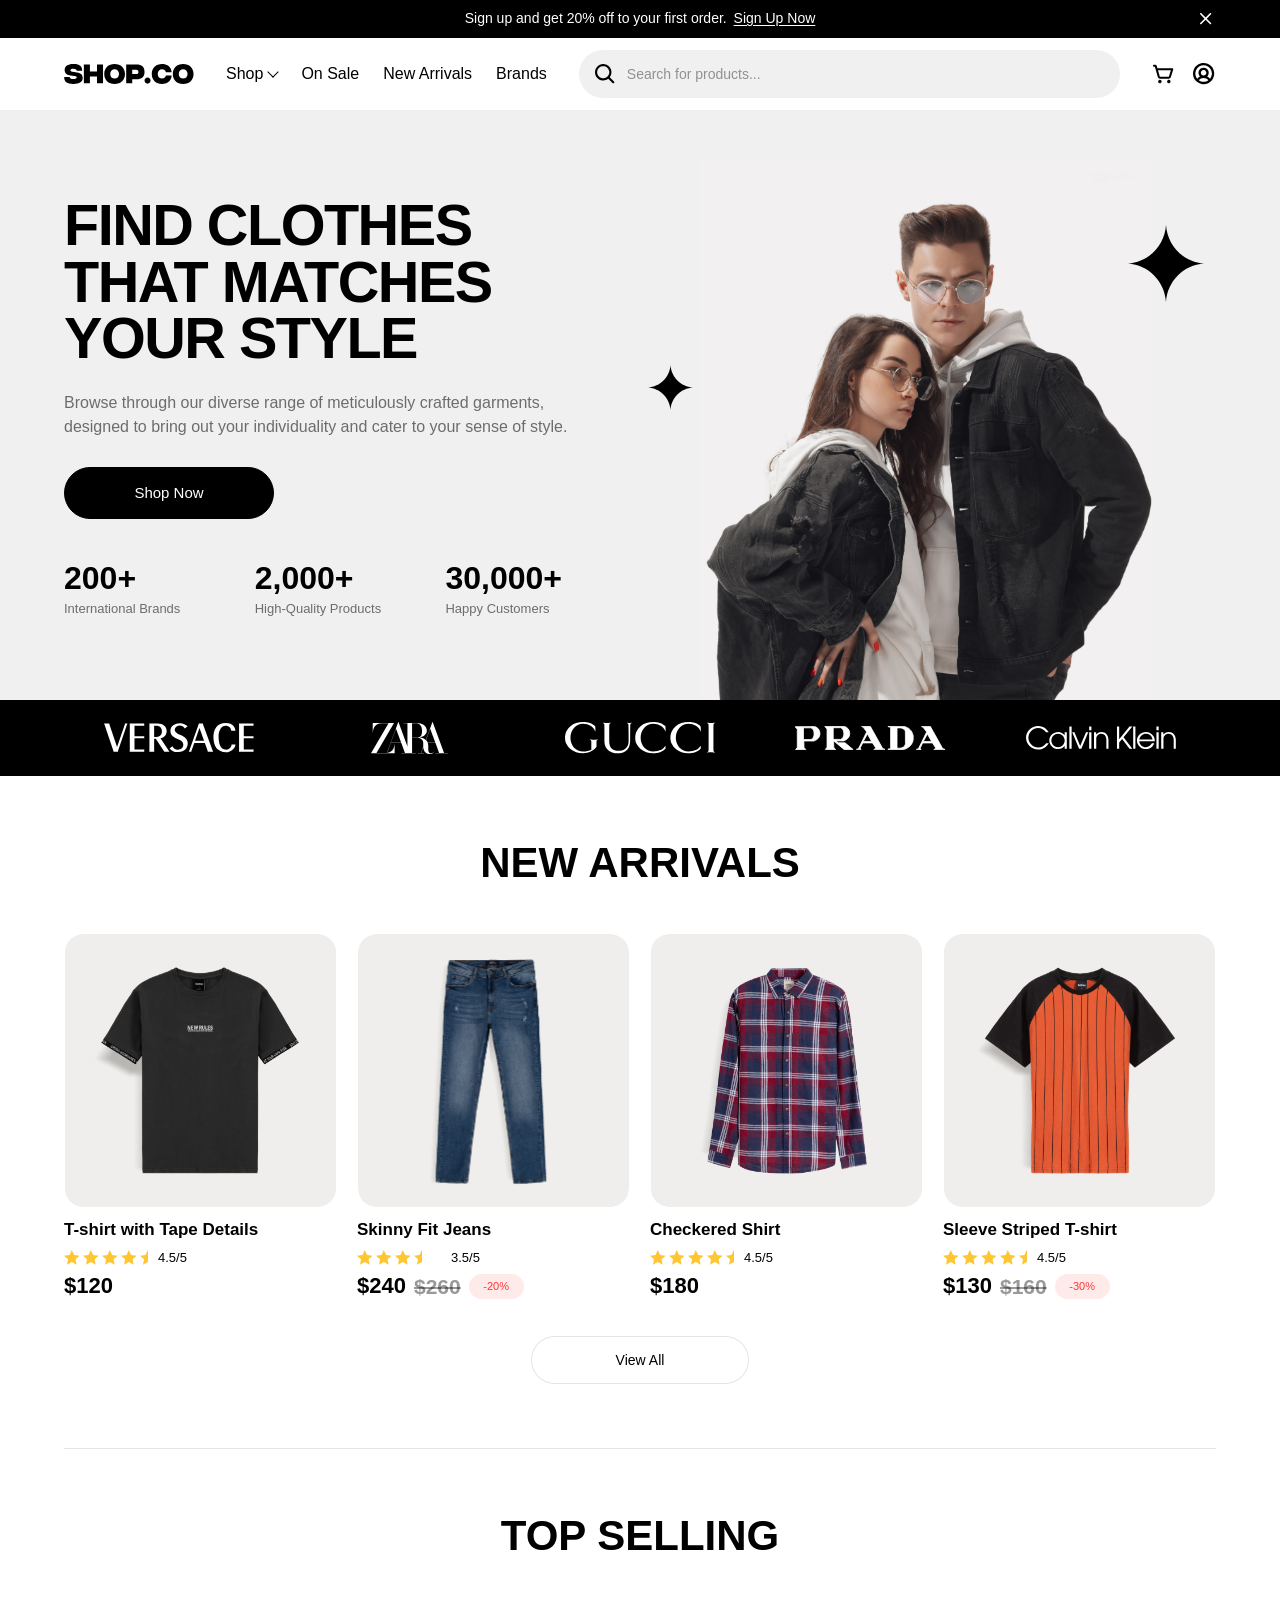
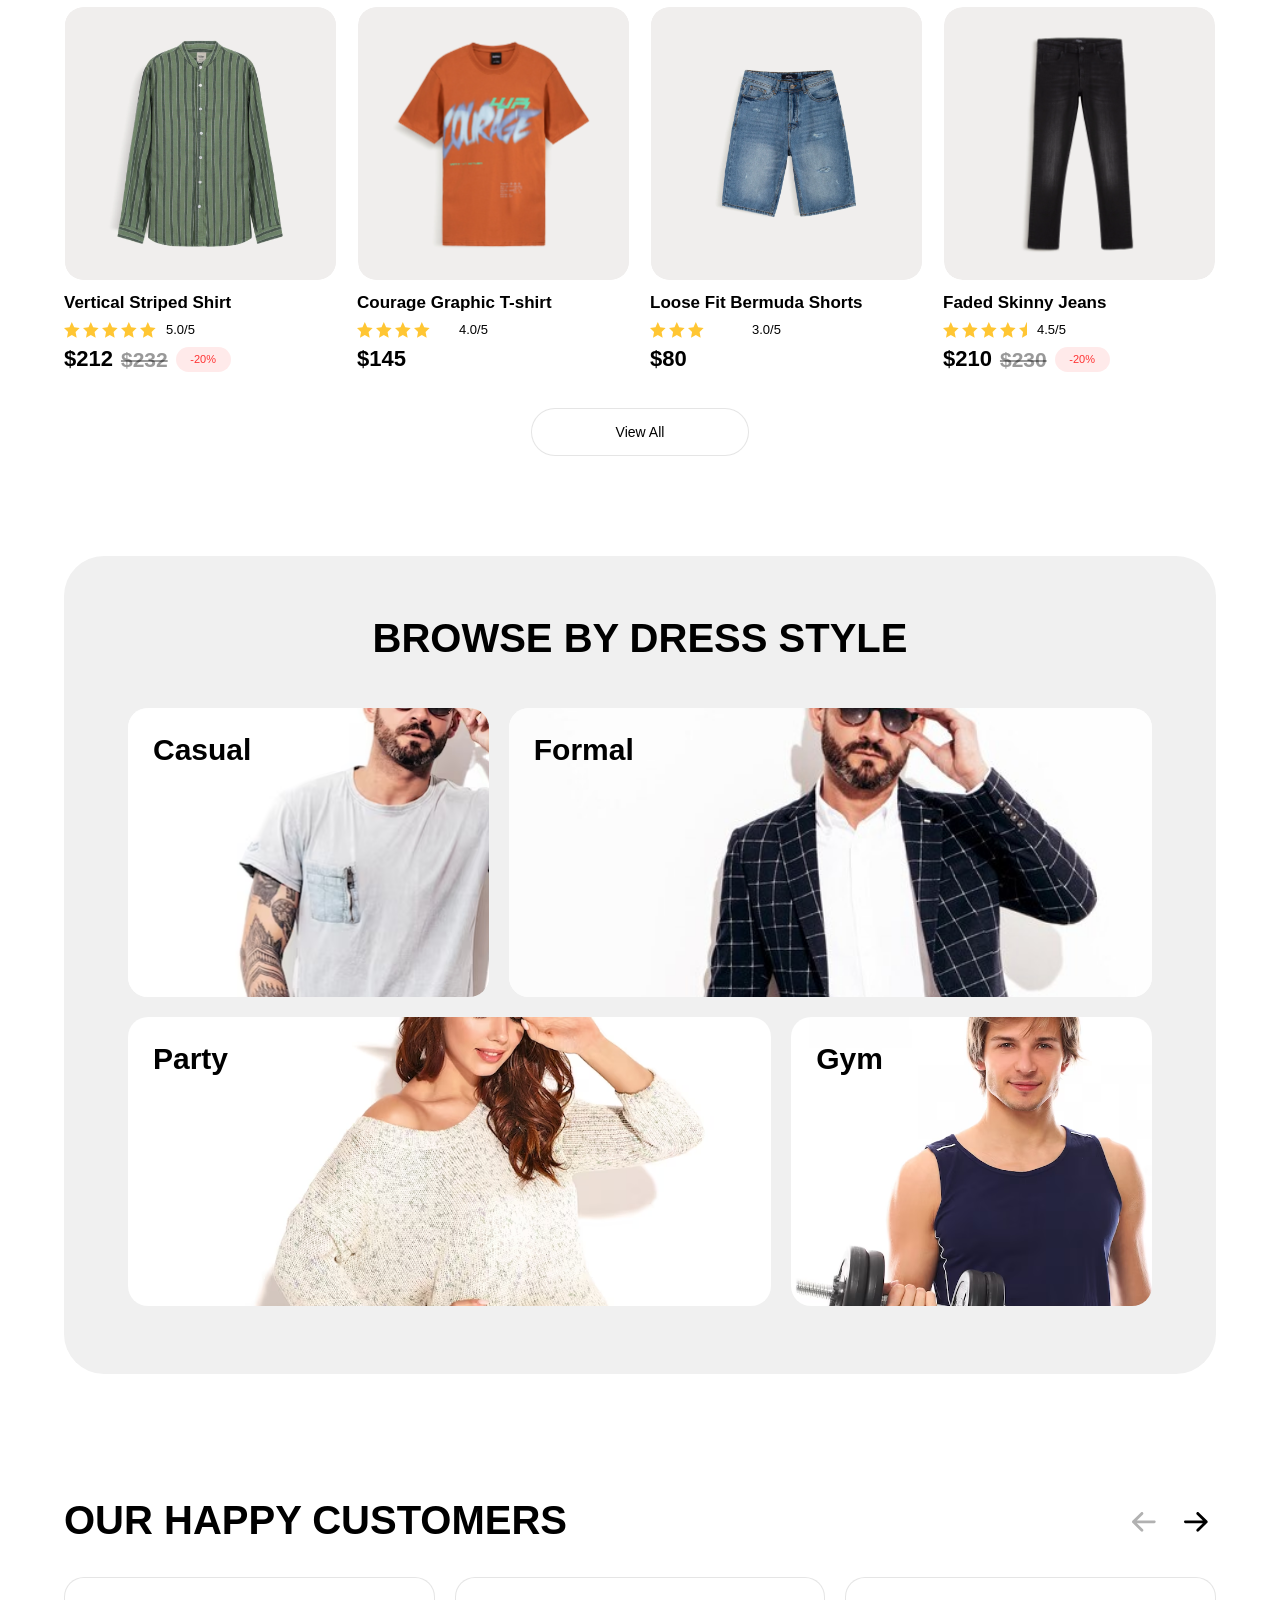
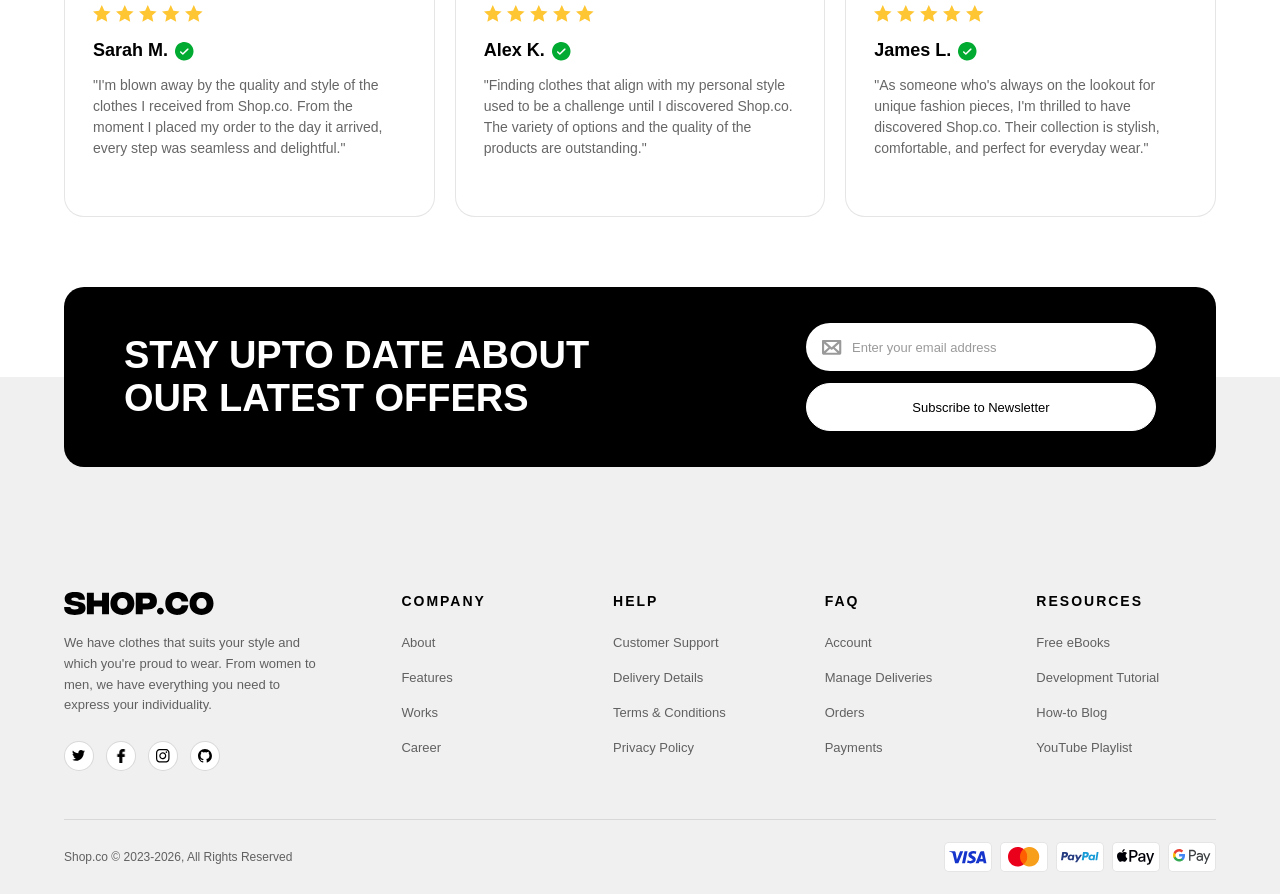
<file: index.html>
<!doctype html>
<html lang="en">
  <head>
    <meta charset="UTF-8" />
    <meta name="viewport" content="width=device-width, initial-scale=1.0" />
    <title>shopCo</title>

    <!-- Fonts -->
    <link
      href="https://api.fontshare.com/v2/css?f[]=satoshi@400,500,700,900&display=swap"
      rel="stylesheet"
    />

    <link
      href="https://db.onlinewebfonts.com/c/e5cf4323214de97c3428d64ece016410?family=Integral+CF"
      rel="stylesheet"
    />

    <!-- CSS -->
    <link rel="stylesheet" href="css/styles.css" />
  </head>
  <body>

    <!-- Announcement Bar -->
    <section class="announcement-bar">
      <p class="announcement-bar__text satoshi">Sign up and get 20% off to your first order.
        <a href="#newsletter" class="announcement-bar__link"> Sign Up Now </a>
      </p>

      <button class="icon-button announcement-bar__close" type="button" aria-label="Close announcement">
        <svg width="14" height="14" viewBox="0 0 14 14" fill="none" xmlns="http://www.w3.org/2000/svg">
        <path d="M12.8532 11.5274C13.0293 11.7035 13.1283 11.9424 13.1283 12.1915C13.1283 12.4405 13.0293 12.6794 12.8532 12.8555C12.6771 13.0317 12.4382 13.1306 12.1891 13.1306C11.9401 13.1306 11.7012 13.0317 11.5251 12.8555L6.56491 7.89381L1.60319 12.854C1.42707 13.0301 1.1882 13.129 0.939126 13.129C0.690054 13.129 0.451184 13.0301 0.275064 12.854C0.0989435 12.6778 3.71146e-09 12.439 0 12.1899C-3.71146e-09 11.9408 0.0989435 11.702 0.275064 11.5258L5.23678 6.56569L0.276626 1.60397C0.100506 1.42785 0.00156253 1.18898 0.00156254 0.939907C0.00156254 0.690836 0.100506 0.451965 0.276626 0.275845C0.452746 0.0997246 0.691617 0.000781121 0.940688 0.000781119C1.18976 0.000781116 1.42863 0.0997246 1.60475 0.275845L6.56491 5.23756L11.5266 0.275063C11.7027 0.0989432 11.9416 -4.14954e-09 12.1907 0C12.4398 4.14954e-09 12.6786 0.0989432 12.8547 0.275063C13.0309 0.451184 13.1298 0.690054 13.1298 0.939126C13.1298 1.1882 13.0309 1.42707 12.8547 1.60319L7.89303 6.56569L12.8532 11.5274Z" fill="white"/>
        </svg>
      </button>
    </section>





    <!-- Navigation / Header -->
    <header class="site-header">
        <div class="header-container">

            <!-- Mobile Menu Icon -->
            <button class="icon-button header__menu-toggle"
                    type="button"
                    aria-label="Open navigation menu"
                    aria-expanded="false"
                    aria-controls="main-navigation">

                <!-- nav-menu-icon.svg -->
                <img src="assets/icons/menu.svg" alt="" class="header__menu-icon">
            </button>


            <!-- SHOP.CO Logo -->
            <a href="#" class="header__logo" aria-label="SHOP.CO Home">
                <!-- shopco-logo.svg -->
                <img src="assets/logos/SHOP.CO.svg" alt="SHOP.CO">
            </a>


            <!-- Desktop Navigation -->
            <nav class="header__navigation" id="main-navigation">

                <ul class="header__nav-list">
                    <li><a href="#shop" class="header__nav-link header__nav-link--dropdown">Shop</a></li>
                    <li><a href="#on-sale" class="header__nav-link">On Sale</a></li>
                    <li><a href="#new-arrivals" class="header__nav-link">New Arrivals</a></li>
                    <li><a href="#brands" class="header__nav-link">Brands</a></li>
                </ul>

            </nav>


            <!-- Desktop Search Form -->
            <form action="#" method="get" class="header__search-form">

                <button type="submit" class="icon-button header__search-submit" aria-label="Search">
                    <!-- search.svg -->
                    <img src="assets/icons/search.svg" alt="" class="header__search-icon">
                </button>

                <input type="search"
                    name="search"
                    placeholder="Search for products..."
                    aria-label="Search for products">

            </form>


            <!-- Header Action Icons -->
            <div class="header__actions">

                <!-- Mobile Search Icon -->
                <button class="icon-button header__mobile-search" type="button" aria-label="Open search">
                    <!-- search.svg -->
                    <img src="assets/icons/search.svg" alt="" class="header__action-icon">
                </button>


                <!-- Shopping Cart Icon -->
                <a href="#cart" class="icon-button header__action" aria-label="Shopping cart">
                    <!-- cart.svg -->
                    <img src="assets/icons/cart.svg" alt="" class="header__action-icon">
                </a>


                <!-- User Account Icon -->
                <a href="#account" class="icon-button header__action" aria-label="User account">
                    <!-- user.svg -->
                    <img src="assets/icons/user.svg" alt="" class="header__action-icon">
                </a>

            </div>

        </div>
    </header>




<!-- Hero Section -->

    <section class="hero-section">
        <div class="hero-container">

            <!-- Hero Content -->
            <div class="hero__content">

                <h1 class="hero__title integral-cf">Find Clothes That Matches Your Style</h1>

                <p class="hero__description satoshi">
                    Browse through our diverse range of meticulously crafted
                    garments, designed to bring out your individuality and
                    cater to your sense of style.
                </p>

                <!-- Shop Now Button -->
                <a href="#" class="hero__button satoshi">Shop Now</a>

                <!-- Statistics -->
                <div class="hero__stats">

                    <div class="hero__stat">
                        <h2 class="hero__stat-number satoshi">200+</h2>
                        <p class="hero__stat-text satoshi">International Brands</p>
                    </div>

                    <div class="hero__stat">
                        <h2 class="hero__stat-number satoshi">2,000+</h2>
                        <p class="hero__stat-text satoshi">High-Quality Products</p>
                    </div>

                    <div class="hero__stat">
                        <h2 class="hero__stat-number satoshi">30,000+</h2>
                        <p class="hero__stat-text satoshi">Happy Customers</p>
                    </div>

                </div>

            </div>


            <!-- Hero Image -->
            <div class="hero__visual">

                <img src="assets/images/star-small.svg" alt="" class="hero__star hero__star--small" aria-hidden="true">
                
                <img src="assets/images/star-large.svg" alt="" class="hero__star hero__star--large" aria-hidden="true">

                <img src="assets/images/hero-models.jpg" alt="A fashionable man and woman wearing modern casual outfits" class="hero__models">

            </div>

        </div>
    </section>


    
    <!-- Brand Strip -->
    <section class="brands-section" aria-label="International brands">

        <div class="brands-container">

            <ul class="brands__list">
                <li class="brands__item"><img src="assets/logos/versace.svg"alt="Versace" class="brands__logo"></li>
                <li class="brands__item"><img src="assets/logos/zara.svg" alt="Zara" class="brands__logo"></li>
                <li class="brands__item"><img src="assets/logos/gucci.svg" alt="Gucci" class="brands__logo"></li>
                <li class="brands__item"><img src="assets/logos/prada.svg" alt="Prada" class="brands__logo"></li>
                <li class="brands__item"><img src="assets/logos/calvin-klein.svg" alt="Calvin Klein" class="brands__logo"></li>

            </ul>

        </div>

    </section>





    <!-- New Arival Section -->

    <section class="new-arrivals-section" id="new-arrivals">

        <div class="new-arrivals-container">

            <!-- Section Heading -->
            <h2 class="new-arrivals__title integral-cf">
                New Arrivals
            </h2>


            <!-- Product Grid / Slider -->
            <div class="new-arrivals__grid">


                <!-- Product 01 -->
                <article class="product-card">

                    <a href="product-details.html" class="product-card__image">
                        <img src="assets/images/tshirt-tape-details.svg"
                            alt="T-shirt with Tape Details">
                    </a>

                    <div class="product-card__info">

                        <h3 class="product-card__name satoshi">
                            T-shirt with Tape Details
                        </h3>

                        <!-- Rating -->
                        <div class="product-rating"
                            role="img"
                            aria-label="Rated 4.5 out of 5">

                            <div class="product-rating__stars">

                                <img src="assets/icons/star.svg" alt="">
                                <img src="assets/icons/star.svg" alt="">
                                <img src="assets/icons/star.svg" alt="">
                                <img src="assets/icons/star.svg" alt="">

                                <span class="product-rating__half">
                                    <img src="assets/icons/star.svg" alt="">
                                </span>

                            </div>

                            <span class="product-rating__number satoshi">
                                4.5/5
                            </span>

                        </div>

                        <!-- Price -->
                        <div class="product-card__price satoshi">

                            <span class="product-card__current-price">
                                $120
                            </span>

                        </div>

                    </div>

                </article>


                <!-- Product 02 -->
                <article class="product-card">

                    <a href="product-details.html" class="product-card__image">
                        <img src="assets/images/skinny-fit-jeans.svg"
                            alt="Skinny Fit Jeans">
                    </a>

                    <div class="product-card__info">

                        <h3 class="product-card__name satoshi">
                            Skinny Fit Jeans
                        </h3>

                        <!-- Rating -->
                        <div class="product-rating"
                            role="img"
                            aria-label="Rated 3.5 out of 5">

                            <div class="product-rating__stars">

                                <img src="assets/icons/star.svg" alt="">
                                <img src="assets/icons/star.svg" alt="">
                                <img src="assets/icons/star.svg" alt="">

                                <span class="product-rating__half">
                                    <img src="assets/icons/star.svg" alt="">
                                </span>

                                <img class="product-rating__empty"
                                    src="assets/icons/star.svg" alt="">

                            </div>

                            <span class="product-rating__number satoshi">
                                3.5/5
                            </span>

                        </div>

                        <!-- Price -->
                        <div class="product-card__price satoshi">

                            <span class="product-card__current-price">
                                $240
                            </span>

                            <del class="product-card__old-price">
                                $260
                            </del>

                            <span class="product-card__discount">
                                -20%
                            </span>

                        </div>

                    </div>

                </article>


                <!-- Product 03 -->
                <article class="product-card">

                    <a href="product-details.html" class="product-card__image">
                        <img src="assets/images/checkered-shirt.svg"
                            alt="Checkered Shirt">
                    </a>

                    <div class="product-card__info">

                        <h3 class="product-card__name satoshi">
                            Checkered Shirt
                        </h3>

                        <!-- Rating -->
                        <div class="product-rating"
                            role="img"
                            aria-label="Rated 4.5 out of 5">

                            <div class="product-rating__stars">

                                <img src="assets/icons/star.svg" alt="">
                                <img src="assets/icons/star.svg" alt="">
                                <img src="assets/icons/star.svg" alt="">
                                <img src="assets/icons/star.svg" alt="">

                                <span class="product-rating__half">
                                    <img src="assets/icons/star.svg" alt="">
                                </span>

                            </div>

                            <span class="product-rating__number satoshi">
                                4.5/5
                            </span>

                        </div>

                        <!-- Price -->
                        <div class="product-card__price satoshi">

                            <span class="product-card__current-price">
                                $180
                            </span>

                        </div>

                    </div>

                </article>


                <!-- Product 04 -->
                <article class="product-card">

                    <a href="product-details.html" class="product-card__image">
                        <img src="assets/images/sleeve-striped-tshirt.svg"
                            alt="Sleeve Striped T-shirt">
                    </a>

                    <div class="product-card__info">

                        <h3 class="product-card__name satoshi">
                            Sleeve Striped T-shirt
                        </h3>

                        <!-- Rating -->
                        <div class="product-rating"
                            role="img"
                            aria-label="Rated 4.5 out of 5">

                            <div class="product-rating__stars">

                                <img src="assets/icons/star.svg" alt="">
                                <img src="assets/icons/star.svg" alt="">
                                <img src="assets/icons/star.svg" alt="">
                                <img src="assets/icons/star.svg" alt="">

                                <span class="product-rating__half">
                                    <img src="assets/icons/star.svg" alt="">
                                </span>

                            </div>

                            <span class="product-rating__number satoshi">
                                4.5/5
                            </span>

                        </div>

                        <!-- Price -->
                        <div class="product-card__price satoshi">

                            <span class="product-card__current-price">
                                $130
                            </span>

                            <del class="product-card__old-price">
                                $160
                            </del>

                            <span class="product-card__discount">
                                -30%
                            </span>

                        </div>

                    </div>

                </article>


            </div>


            <!-- View All Button -->
            <div class="new-arrivals__view-all">

                <a href="#all-products" class="view-all-button satoshi">
                    View All
                </a>

            </div>

        </div>

    </section>






    <!-- Top Selling Section -->
    <section class="top-selling-section" id="top-selling">

        <div class="top-selling-container">

            <!-- Section Heading -->
            <h2 class="top-selling__title integral-cf">Top Selling</h2>

            <!-- Product Grid / Slider -->
            <div class="top-selling__grid">

                <!-- Product 01 -->
                <article class="product-card">

                    <a href="product-details.html" class="product-card__image">
                        <img src="assets/images/vertical-striped-shirt.svg" alt="Vertical Striped Shirt">
                    </a>

                    <div class="product-card__info">

                        <h3 class="product-card__name satoshi">Vertical Striped Shirt</h3>

                        <!-- Rating -->
                        <div class="product-rating" role="img" aria-label="Rated 5 out of 5">

                            <div class="product-rating__stars">

                                <img src="assets/icons/star.svg" alt="">
                                <img src="assets/icons/star.svg" alt="">
                                <img src="assets/icons/star.svg" alt="">
                                <img src="assets/icons/star.svg" alt="">
                                <img src="assets/icons/star.svg" alt="">

                            </div>

                            <span class="product-rating__number satoshi">5.0/5</span>

                        </div>

                        <!-- Price -->
                        <div class="product-card__price satoshi">

                            <span class="product-card__current-price">
                                $212
                            </span>

                            <del class="product-card__old-price">
                                $232
                            </del>

                            <span class="product-card__discount">
                                -20%
                            </span>

                        </div>

                    </div>

                </article>


                <!-- Product 02 -->
                <article class="product-card">

                    <a href="product-details.html" class="product-card__image">
                        <img src="assets/images/courage-graphic-tshirt.svg"
                            alt="Courage Graphic T-shirt">
                    </a>

                    <div class="product-card__info">

                        <h3 class="product-card__name satoshi">Courage Graphic T-shirt</h3>

                        <!-- Rating -->
                        <div class="product-rating"
                            role="img"
                            aria-label="Rated 4 out of 5">

                            <div class="product-rating__stars">

                                <img src="assets/icons/star.svg" alt="">
                                <img src="assets/icons/star.svg" alt="">
                                <img src="assets/icons/star.svg" alt="">
                                <img src="assets/icons/star.svg" alt="">

                                <img class="product-rating__empty"
                                    src="assets/icons/star.svg" alt="">

                            </div>

                            <span class="product-rating__number satoshi">4.0/5</span>

                        </div>

                        <!-- Price -->
                        <div class="product-card__price satoshi">

                            <span class="product-card__current-price">$145</span>

                        </div>

                    </div>

                </article>


                <!-- Product 03 -->
                <article class="product-card">

                    <a href="product-details.html" class="product-card__image">
                        <img src="assets/images/loose-fit-bermuda-shorts.svg"
                            alt="Loose Fit Bermuda Shorts">
                    </a>

                    <div class="product-card__info">

                        <h3 class="product-card__name satoshi">
                            Loose Fit Bermuda Shorts
                        </h3>

                        <!-- Rating -->
                        <div class="product-rating"
                            role="img"
                            aria-label="Rated 3 out of 5">

                            <div class="product-rating__stars">

                                <img src="assets/icons/star.svg" alt="">
                                <img src="assets/icons/star.svg" alt="">
                                <img src="assets/icons/star.svg" alt="">

                                <img class="product-rating__empty"
                                    src="assets/icons/star.svg" alt="">

                                <img class="product-rating__empty"
                                    src="assets/icons/star.svg" alt="">

                            </div>

                            <span class="product-rating__number satoshi">3.0/5</span>

                        </div>

                        <!-- Price -->
                        <div class="product-card__price satoshi">

                            <span class="product-card__current-price">$80</span>

                        </div>

                    </div>

                </article>


                <!-- Product 04 -->
                <article class="product-card">

                    <a href="product-details.html" class="product-card__image">
                        <img src="assets/images/faded-skinny-jeans.svg"
                            alt="Faded Skinny Jeans">
                    </a>

                    <div class="product-card__info">

                        <h3 class="product-card__name satoshi">Faded Skinny Jeans</h3>

                        <!-- Rating -->
                        <div class="product-rating"
                            role="img"
                            aria-label="Rated 4.5 out of 5">

                            <div class="product-rating__stars">

                                <img src="assets/icons/star.svg" alt="">
                                <img src="assets/icons/star.svg" alt="">
                                <img src="assets/icons/star.svg" alt="">
                                <img src="assets/icons/star.svg" alt="">

                                <span class="product-rating__half">
                                    <img src="assets/icons/star.svg" alt="">
                                </span>

                            </div>

                            <span class="product-rating__number satoshi">4.5/5</span>

                        </div>

                        <!-- Price -->
                        <div class="product-card__price satoshi">

                            <span class="product-card__current-price">$210</span>

                            <del class="product-card__old-price">$230</del>

                            <span class="product-card__discount">-20%</span>

                        </div>

                    </div>

                </article>

            </div>

            <!-- View All Button -->
            <div class="top-selling__view-all">

                <a href="#all-products" class="view-all-button satoshi">View All</a>

            </div>
        </div>
    </section>





    <!-- Browse by Dress Style -->

    <section class="dress-style-section">

        <div class="dress-style-container">

            <!-- Section Heading -->
            <h2 class="dress-style__title integral-cf">Browse By Dress Style</h2>

            <!-- Dress Style Grid -->
            <div class="dress-style__grid">

                <!-- Casual -->
                <a href="category.html"
                class="dress-style__card dress-style__card--casual"
                aria-label="Explore Casual style">

                    <img src="assets/images/casual.png" alt="" class="dress-style__image">

                    <h3 class="dress-style__name satoshi">Casual</h3>

                </a>


                <!-- Formal -->
                <a href="category.html"
                class="dress-style__card dress-style__card--formal"
                aria-label="Explore Formal style">

                    <img src="assets/images/formal.png" alt="" class="dress-style__image">

                    <h3 class="dress-style__name satoshi">Formal</h3>

                </a>


                <!-- Party -->
                <a href="category.html"
                class="dress-style__card dress-style__card--party"
                aria-label="Explore Party style">

                    <img src="assets/images/party.png" alt="" class="dress-style__image">

                    <h3 class="dress-style__name satoshi">Party</h3>

                </a>


                <!-- Gym -->
                <a href="category.html"
                class="dress-style__card dress-style__card--gym"
                aria-label="Explore Gym style">

                    <img src="assets/images/gym.png" alt="" class="dress-style__image">

                    <h3 class="dress-style__name satoshi">Gym</h3>

                </a>

            </div>

        </div>

    </section>






    
    <!-- Our Happy Customer Section -->

    <section class="testimonials-section">

        <div class="testimonials-container">

            <!-- Section Heading + Navigation Arrows -->
            <div class="testimonials__header">

                <h2 class="testimonials__title integral-cf">Our Happy Customers</h2>

                <div class="testimonials__controls">

                    <!-- Previous Button -->
                    <button class="icon-button testimonials__arrow testimonials__arrow--prev"
                            type="button"
                            aria-label="Previous reviews"
                            aria-controls="testimonials-track"
                            disabled>

                        <img src="assets/icons/arrow-left.svg" alt="">
                    </button>


                    <!-- Next Button -->
                    <button class="icon-button testimonials__arrow testimonials__arrow--next"
                            type="button"
                            aria-label="Next reviews"
                            aria-controls="testimonials-track">

                        <img src="assets/icons/arrow-right.svg" alt="">
                    </button>

                </div>

            </div>


            <!-- Testimonial Slider -->
            <div class="testimonials__track"
                id="testimonials-track"
                role="region"
                aria-label="Customer reviews"
                tabindex="0">


                <!-- Review 01 -->
                <article class="testimonial-card">

                    <!-- Star Rating -->
                    <div class="testimonial-card__rating"
                        role="img"
                        aria-label="5 out of 5 stars">

                        <img src="assets/icons/star.svg" alt="">
                        <img src="assets/icons/star.svg" alt="">
                        <img src="assets/icons/star.svg" alt="">
                        <img src="assets/icons/star.svg" alt="">
                        <img src="assets/icons/star.svg" alt="">

                    </div>

                    <!-- Customer Name -->
                    <div class="testimonial-card__customer">

                        <h3 class="testimonial-card__name satoshi">
                            Sarah M.
                        </h3>

                        <img src="assets/icons/verified.svg"
                            alt="Verified customer"
                            class="testimonial-card__verified">

                    </div>

                    <!-- Review -->
                    <p class="testimonial-card__review satoshi">
                        "I'm blown away by the quality and style of the clothes
                        I received from Shop.co. From the moment I placed my
                        order to the day it arrived, every step was seamless
                        and delightful."
                    </p>

                </article>


                <!-- Review 02 -->
                <article class="testimonial-card">

                    <div class="testimonial-card__rating"
                        role="img"
                        aria-label="5 out of 5 stars">

                        <img src="assets/icons/star.svg" alt="">
                        <img src="assets/icons/star.svg" alt="">
                        <img src="assets/icons/star.svg" alt="">
                        <img src="assets/icons/star.svg" alt="">
                        <img src="assets/icons/star.svg" alt="">

                    </div>

                    <div class="testimonial-card__customer">

                        <h3 class="testimonial-card__name satoshi">
                            Alex K.
                        </h3>

                        <img src="assets/icons/verified.svg"
                            alt="Verified customer"
                            class="testimonial-card__verified">

                    </div>

                    <p class="testimonial-card__review satoshi">
                        "Finding clothes that align with my personal style
                        used to be a challenge until I discovered Shop.co.
                        The variety of options and the quality of the products
                        are outstanding."
                    </p>

                </article>


                <!-- Review 03 -->
                <article class="testimonial-card">

                    <div class="testimonial-card__rating"
                        role="img"
                        aria-label="5 out of 5 stars">

                        <img src="assets/icons/star.svg" alt="">
                        <img src="assets/icons/star.svg" alt="">
                        <img src="assets/icons/star.svg" alt="">
                        <img src="assets/icons/star.svg" alt="">
                        <img src="assets/icons/star.svg" alt="">

                    </div>

                    <div class="testimonial-card__customer">

                        <h3 class="testimonial-card__name satoshi">
                            James L.
                        </h3>

                        <img src="assets/icons/verified.svg"
                            alt="Verified customer"
                            class="testimonial-card__verified">

                    </div>

                    <p class="testimonial-card__review satoshi">
                        "As someone who's always on the lookout for unique
                        fashion pieces, I'm thrilled to have discovered
                        Shop.co. Their collection is stylish, comfortable,
                        and perfect for everyday wear."
                    </p>

                </article>


                <!-- Review 04 -->
                <article class="testimonial-card">

                    <div class="testimonial-card__rating"
                        role="img"
                        aria-label="5 out of 5 stars">

                        <img src="assets/icons/star.svg" alt="">
                        <img src="assets/icons/star.svg" alt="">
                        <img src="assets/icons/star.svg" alt="">
                        <img src="assets/icons/star.svg" alt="">
                        <img src="assets/icons/star.svg" alt="">

                    </div>

                    <div class="testimonial-card__customer">

                        <h3 class="testimonial-card__name satoshi">
                            Emily R.
                        </h3>

                        <img src="assets/icons/verified.svg"
                            alt="Verified customer"
                            class="testimonial-card__verified">

                    </div>

                    <p class="testimonial-card__review satoshi">
                        "I absolutely love the shopping experience at Shop.co.
                        The clothes are beautiful, the quality is impressive,
                        and the entire process is very convenient."
                    </p>

                </article>


                <!-- Review 05 -->
                <article class="testimonial-card">

                    <div class="testimonial-card__rating"
                        role="img"
                        aria-label="5 out of 5 stars">

                        <img src="assets/icons/star.svg" alt="">
                        <img src="assets/icons/star.svg" alt="">
                        <img src="assets/icons/star.svg" alt="">
                        <img src="assets/icons/star.svg" alt="">
                        <img src="assets/icons/star.svg" alt="">

                    </div>

                    <div class="testimonial-card__customer">

                        <h3 class="testimonial-card__name satoshi">
                            Michael D.
                        </h3>

                        <img src="assets/icons/verified.svg"
                            alt="Verified customer"
                            class="testimonial-card__verified">

                    </div>

                    <p class="testimonial-card__review satoshi">
                        "Shop.co has become one of my favourite places to
                        shop for fashion. Great designs, excellent quality,
                        and a smooth shopping experience every time."
                    </p>

                </article>

            </div>

        </div>

    </section>







    <!-- Newsletter and Footer -->

    <footer class="site-footer">

        <div class="footer-container">


            <!-- Newsletter Subscription -->

            <section class="newsletter-banner">

                <!-- Newsletter Heading -->
                <div class="newsletter__content">

                    <h2 class="newsletter__title integral-cf">Stay Upto Date About Our Latest Offers</h2>

                </div>


                <!-- Newsletter Form -->
                <form class="newsletter__form"
                    action="#"
                    method="get">

                    <div class="newsletter__input-wrapper">

                        <!-- Email Icon -->
                        <span class="newsletter__input-icon">
                            <img src="assets/icons/email.svg" alt="">
                        </span>

                        <input type="email"
                            name="email"
                            placeholder="Enter your email address"
                            aria-label="Enter your email address"
                            required>

                    </div>


                    <button type="submit" class="newsletter__submit satoshi">Subscribe to Newsletter</button>

                </form>

            </section>


            <!-- Footer Main Content -->

            <div class="footer-main">


                <!-- Brand Information -->
                <div class="footer-brand">

                    <a href="#" class="footer-brand__logo" aria-label="SHOP.CO Home">

                        <img src="assets/logos/SHOP.CO.svg" alt="SHOP.CO">

                    </a>


                    <p class="footer-brand__description satoshi">
                        We have clothes that suits your style and which
                        you're proud to wear. From women to men, we have
                        everything you need to express your individuality.
                    </p>


                    <!-- Social Media Links -->
                    <div class="footer-brand__socials">

                        <a href="#twitter" class="footer-social-link" aria-label="Twitter">
                            <img src="assets/icons/twitter.svg" alt="">
                        </a>

                        <a href="#facebook" class="footer-social-link" aria-label="Facebook">
                            <img src="assets/icons/facebook-logo.png" alt="">
                        </a>

                        <a href="#instagram" class="footer-social-link" aria-label="Instagram">
                            <img src="assets/icons/instagram.svg" alt="">
                        </a>

                        <a href="#github" class="footer-social-link" aria-label="GitHub">
                            <img src="assets/icons/github.svg" alt="">
                        </a>

                    </div>

                </div>


                <!-- Company -->
                <div class="footer-column">

                    <h3 class="footer-column__title satoshi">Company</h3>

                    <ul class="footer-column__list satoshi">

                        <li><a href="#about">About</a></li>

                        <li><a href="#features">Features</a></li>

                        <li><a href="#works">Works</a></li>

                        <li><a href="#career">Career</a></li>

                    </ul>

                </div>


                <!-- Help -->
                <div class="footer-column">

                    <h3 class="footer-column__title satoshi">
                        Help
                    </h3>

                    <ul class="footer-column__list satoshi">

                        <li><a href="#customer-support">Customer Support</a></li>

                        <li><a href="#delivery-details">Delivery Details</a></li>

                        <li><a href="#terms">Terms & Conditions</a></li>

                        <li><a href="#privacy">Privacy Policy</a></li>

                    </ul>

                </div>


                <!-- FAQ -->
                <div class="footer-column">

                    <h3 class="footer-column__title satoshi">
                        FAQ
                    </h3>

                    <ul class="footer-column__list satoshi">

                        <li><a href="#account">Account</a></li>

                        <li><a href="#manage-deliveries">Manage Deliveries</a></li>

                        <li><a href="#orders">Orders</a></li>

                        <li><a href="#payments">Payments</a></li>

                    </ul>

                </div>


                <!-- Resources -->
                <div class="footer-column">

                    <h3 class="footer-column__title satoshi">
                        Resources
                    </h3>

                    <ul class="footer-column__list satoshi">

                        <li><a href="#ebooks">Free eBooks</a></li>

                        <li><a href="#tutorials">Development Tutorial</a></li>

                        <li><a href="#blog">How-to Blog</a></li>

                        <li><a href="#youtube">YouTube Playlist</a></li>

                    </ul>

                </div>


            </div>


            <!-- Footer Bottom -->

            <div class="footer-bottom">

                <!-- Copyright -->
                <p class="footer-bottom__copyright satoshi">
                    Shop.co © 2023-2026, All Rights Reserved
                </p>


                <!-- Payment Methods -->
                <div class="footer-bottom__payments">

                    <img src="assets/icons/visa.svg"
                        alt="Visa">

                    <img src="assets/icons/mastercard.svg"
                        alt="Mastercard">

                    <img src="assets/icons/paypal.svg"
                        alt="PayPal">

                    <img src="assets/icons/apple-pay.svg"
                        alt="Apple Pay">

                    <img src="assets/icons/google-pay.svg"
                        alt="Google Pay">

                </div>

            </div>


        </div>

    </footer>



    <script src="script.js"></script>
  </body>
</html>
</file>
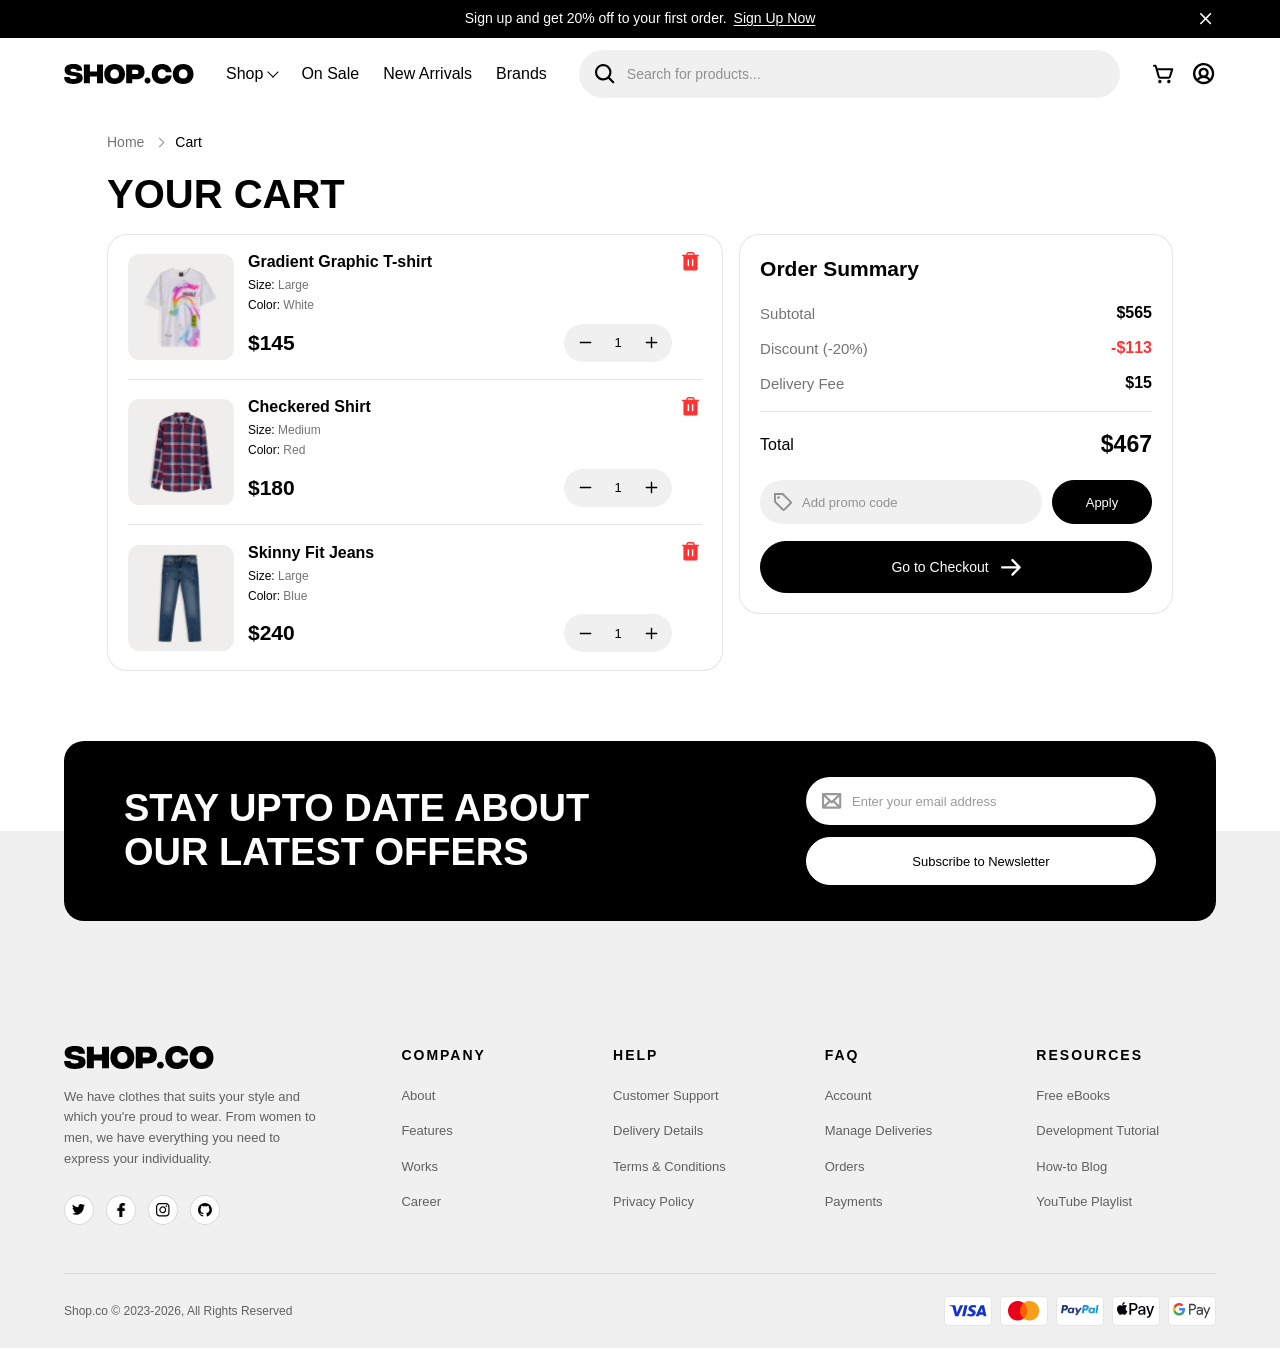
<file: cart.html>
<!doctype html>
<html lang="en">
  <head>
    <meta charset="UTF-8" />
    <meta name="viewport" content="width=device-width, initial-scale=1.0" />
    <title>shopCo</title>

    <!-- Fonts -->
    <link
      href="https://api.fontshare.com/v2/css?f[]=satoshi@400,500,700,900&display=swap"
      rel="stylesheet"
    />

    <link
      href="https://db.onlinewebfonts.com/c/e5cf4323214de97c3428d64ece016410?family=Integral+CF"
      rel="stylesheet"
    />

    <!-- CSS -->
    <link rel="stylesheet" href="css/cart.css" />
  </head>
  <body>

    <!-- Announcement Bar -->
    <section class="announcement-bar">
      <p class="announcement-bar__text satoshi">Sign up and get 20% off to your first order.
        <a href="#newsletter" class="announcement-bar__link"> Sign Up Now </a>
      </p>

      <button class="icon-button announcement-bar__close" type="button" aria-label="Close announcement">
        <svg width="14" height="14" viewBox="0 0 14 14" fill="none" xmlns="http://www.w3.org/2000/svg">
        <path d="M12.8532 11.5274C13.0293 11.7035 13.1283 11.9424 13.1283 12.1915C13.1283 12.4405 13.0293 12.6794 12.8532 12.8555C12.6771 13.0317 12.4382 13.1306 12.1891 13.1306C11.9401 13.1306 11.7012 13.0317 11.5251 12.8555L6.56491 7.89381L1.60319 12.854C1.42707 13.0301 1.1882 13.129 0.939126 13.129C0.690054 13.129 0.451184 13.0301 0.275064 12.854C0.0989435 12.6778 3.71146e-09 12.439 0 12.1899C-3.71146e-09 11.9408 0.0989435 11.702 0.275064 11.5258L5.23678 6.56569L0.276626 1.60397C0.100506 1.42785 0.00156253 1.18898 0.00156254 0.939907C0.00156254 0.690836 0.100506 0.451965 0.276626 0.275845C0.452746 0.0997246 0.691617 0.000781121 0.940688 0.000781119C1.18976 0.000781116 1.42863 0.0997246 1.60475 0.275845L6.56491 5.23756L11.5266 0.275063C11.7027 0.0989432 11.9416 -4.14954e-09 12.1907 0C12.4398 4.14954e-09 12.6786 0.0989432 12.8547 0.275063C13.0309 0.451184 13.1298 0.690054 13.1298 0.939126C13.1298 1.1882 13.0309 1.42707 12.8547 1.60319L7.89303 6.56569L12.8532 11.5274Z" fill="white"/>
        </svg>
      </button>
    </section>



    <!-- Navigation / Header -->
    <header class="site-header">
        <div class="header-container">

            <!-- Mobile Menu Icon -->
            <button class="icon-button header__menu-toggle"
                    type="button"
                    aria-label="Open navigation menu"
                    aria-expanded="false"
                    aria-controls="main-navigation">

                <!-- nav-menu-icon.svg -->
                <img src="assets/icons/menu.svg" alt="" class="header__menu-icon">
            </button>


            <!-- SHOP.CO Logo -->
            <a href="#" class="header__logo" aria-label="SHOP.CO Home">
                <!-- shopco-logo.svg -->
                <img src="assets/logos/SHOP.CO.svg" alt="SHOP.CO">
            </a>


            <!-- Desktop Navigation -->
            <nav class="header__navigation" id="main-navigation">

                <ul class="header__nav-list">
                    <li><a href="#shop" class="header__nav-link header__nav-link--dropdown">Shop</a></li>
                    <li><a href="#on-sale" class="header__nav-link">On Sale</a></li>
                    <li><a href="#new-arrivals" class="header__nav-link">New Arrivals</a></li>
                    <li><a href="#brands" class="header__nav-link">Brands</a></li>
                </ul>

            </nav>


            <!-- Desktop Search Form -->
            <form action="#" method="get" class="header__search-form">

                <button type="submit" class="icon-button header__search-submit" aria-label="Search">
                    <!-- search.svg -->
                    <img src="assets/icons/search.svg" alt="" class="header__search-icon">
                </button>

                <input type="search"
                    name="search"
                    placeholder="Search for products..."
                    aria-label="Search for products">

            </form>


            <!-- Header Action Icons -->
            <div class="header__actions">

                <!-- Mobile Search Icon -->
                <button class="icon-button header__mobile-search" type="button" aria-label="Open search">
                    <!-- search.svg -->
                    <img src="assets/icons/search.svg" alt="" class="header__action-icon">
                </button>


                <!-- Shopping Cart Icon -->
                <a href="#cart" class="icon-button header__action" aria-label="Shopping cart">
                    <!-- cart.svg -->
                    <img src="assets/icons/cart.svg" alt="" class="header__action-icon">
                </a>


                <!-- User Account Icon -->
                <a href="#account" class="icon-button header__action" aria-label="User account">
                    <!-- user.svg -->
                    <img src="assets/icons/user.svg" alt="" class="header__action-icon">
                </a>

            </div>

        </div>
    </header>







    <!-- Cart Page -->

    <section class="cart-page-section">

        <div class="cart-container">


            <!-- Breadcrumb Navigation -->

            <nav class="cart-breadcrumb satoshi"
                aria-label="Breadcrumb">

                <a href="index.html">Home</a>

                <span class="cart-breadcrumb__separator"></span>

                <span class="cart-breadcrumb__current" aria-current="page">Cart</span>

            </nav>

            <!-- Cart Heading -->
            <h1 class="cart-page__title integral-cf">Your Cart</h1>

            <!-- Cart Layout -->
            <div class="cart-layout">

                <!-- Cart Item -->
                <div class="cart-items-panel" id="cart-items-panel">

                    <!-- Product 01 -->
                    <article class="cart-item" data-cart-item data-price="145">

                        <!-- Product Image -->
                        <div class="cart-item__image">

                            <img src="assets/images/gradient-graphic-tshirt.svg"
                                alt="Gradient Graphic T-shirt">

                        </div>


                        <!-- Product Details -->
                        <div class="cart-item__details">

                            <h2 class="cart-item__name satoshi">Gradient Graphic T-shirt</h2>

                            <p class="cart-item__attribute satoshi">Size: <span>Large</span></p>

                            <p class="cart-item__attribute satoshi">Color: <span>White</span></p>

                            <!-- Price + Quantity -->
                            <div class="cart-item__bottom">

                                <span class="cart-item__price satoshi">$145</span>


                                <div class="cart-quantity">

                                    <button type="button"
                                            class="icon-button cart-quantity__button"
                                            data-quantity-minus
                                            aria-label="Decrease quantity">

                                        <img src="assets/icons/minus.svg"
                                            alt="">

                                    </button>


                                    <span class="cart-quantity__value satoshi"
                                        data-quantity-value
                                        aria-live="polite">
                                        1
                                    </span>


                                    <button type="button"
                                            class="icon-button cart-quantity__button"
                                            data-quantity-plus
                                            aria-label="Increase quantity">

                                        <img src="assets/icons/plus.svg"
                                            alt="">

                                    </button>

                                </div>

                            </div>

                        </div>


                        <!-- Remove Product -->
                        <button type="button"
                                class="icon-button cart-item__remove"
                                data-remove-item
                                aria-label="Remove Gradient Graphic T-shirt">

                            <img src="assets/icons/trash.svg" alt="">

                        </button>

                    </article>


                    <!-- Product 02 -->
                    <article class="cart-item"
                            data-cart-item
                            data-price="180">

                        <div class="cart-item__image">

                            <img src="assets/images/checkered-shirt.svg" alt="Checkered Shirt">

                        </div>


                        <div class="cart-item__details">

                            <h2 class="cart-item__name satoshi"> Checkered Shirt</h2>

                            <p class="cart-item__attribute satoshi">Size: <span>Medium</span></p>

                            <p class="cart-item__attribute satoshi">Color: <span>Red</span></p>


                            <div class="cart-item__bottom">

                                <span class="cart-item__price satoshi">$180</span>

                                <div class="cart-quantity">

                                    <button type="button"
                                            class="icon-button cart-quantity__button"
                                            data-quantity-minus
                                            aria-label="Decrease quantity">

                                        <img src="assets/icons/minus.svg"
                                            alt="">

                                    </button>


                                    <span class="cart-quantity__value satoshi"
                                        data-quantity-value
                                        aria-live="polite">
                                        1
                                    </span>


                                    <button type="button"
                                            class="icon-button cart-quantity__button"
                                            data-quantity-plus
                                            aria-label="Increase quantity">

                                        <img src="assets/icons/plus.svg" alt="">

                                    </button>

                                </div>

                            </div>

                        </div>


                        <button type="button"
                                class="icon-button cart-item__remove"
                                data-remove-item
                                aria-label="Remove Checkered Shirt">

                            <img src="assets/icons/trash.svg" alt="">

                        </button>

                    </article>


                    <!-- Product 03 -->
                    <article class="cart-item"
                            data-cart-item
                            data-price="240">

                        <div class="cart-item__image">

                            <img src="assets/images/skinny-fit-jeans.svg" alt="Skinny Fit Jeans">

                        </div>


                        <div class="cart-item__details">

                            <h2 class="cart-item__name satoshi">Skinny Fit Jeans</h2>

                            <p class="cart-item__attribute satoshi">Size: <span>Large</span></p>

                            <p class="cart-item__attribute satoshi">Color: <span>Blue</span></p>

                            <div class="cart-item__bottom">

                                <span class="cart-item__price satoshi">$240</span>


                                <div class="cart-quantity">

                                    <button type="button"
                                            class="icon-button cart-quantity__button"
                                            data-quantity-minus
                                            aria-label="Decrease quantity">

                                        <img src="assets/icons/minus.svg" alt="">

                                    </button>


                                    <span class="cart-quantity__value satoshi"
                                        data-quantity-value
                                        aria-live="polite">
                                        1
                                    </span>


                                    <button type="button"
                                            class="icon-button cart-quantity__button"
                                            data-quantity-plus
                                            aria-label="Increase quantity">

                                        <img src="assets/icons/plus.svg" alt="">

                                    </button>

                                </div>

                            </div>

                        </div>


                        <button type="button"
                                class="icon-button cart-item__remove"
                                data-remove-item
                                aria-label="Remove Skinny Fit Jeans">

                            <img src="assets/icons/trash.svg" alt="">

                        </button>

                    </article>


                    <!-- Empty Cart Message -->

                    <div class="cart-empty-message"
                        id="cart-empty-message"
                        hidden>

                        <h2 class="satoshi">Your cart is empty!</h2>

                        <p class="satoshi">
                            Add some products to your cart to continue shopping.
                        </p>

                        <a href="index.html"
                        class="cart-continue-shopping satoshi">
                            Continue Shopping
                        </a>

                    </div>


                </div>




                <!-- Order Summary -->

                <aside class="order-summary">


                    <!-- Summary Heading -->
                    <h2 class="order-summary__title satoshi">Order Summary</h2>


                    <!-- Price Calculations -->
                    <div class="order-summary__details">

                        <!-- Subtotal -->
                        <div class="order-summary__row">

                            <span class="order-summary__label satoshi">Subtotal</span>

                            <span class="order-summary__value satoshi" id="cart-subtotal">$565</span>

                        </div>


                        <!-- Discount -->
                        <div class="order-summary__row">

                            <span class="order-summary__label satoshi">Discount (-20%)</span>

                            <span class="order-summary__discount satoshi"
                                id="cart-discount">
                                -$113
                            </span>

                        </div>


                        <!-- Delivery Fee -->
                        <div class="order-summary__row">

                            <span class="order-summary__label satoshi">
                                Delivery Fee
                            </span>

                            <span class="order-summary__value satoshi"
                                id="cart-delivery">
                                $15
                            </span>

                        </div>


                        <!-- Total Divider -->
                        <div class="order-summary__divider"></div>


                        <!-- Total -->
                        <div class="order-summary__row order-summary__total-row">

                            <span class="order-summary__total-label satoshi">
                                Total
                            </span>

                            <span class="order-summary__total-value satoshi"
                                id="cart-total"
                                aria-live="polite">
                                $467
                            </span>

                        </div>

                    </div>


                    <!-- Promo Code -->

                    <form class="promo-form"
                        id="promo-form">

                        <div class="promo-input-wrapper">

                            <img src="assets/icons/tag.svg" alt="">

                            <input type="text"
                                id="promo-code"
                                name="promo"
                                placeholder="Add promo code"
                                autocomplete="off"
                                aria-label="Enter promo code">

                        </div>


                        <button type="submit" class="promo-apply-button satoshi">Apply</button>

                    </form>


                    <p class="promo-message satoshi"
                    id="promo-message"
                    aria-live="polite"
                    hidden>
                    </p>


                    <!-- Checkout Button -->

                    <button type="button"
                            class="cart-checkout-button satoshi"
                            id="cart-checkout">

                        <span>Go to Checkout</span>

                        <img src="assets/icons/arrow-right.svg"
                            alt="">

                    </button>


                </aside>


            </div>

        </div>

    </section>







    <!-- Newsletter and Footer -->

    <footer class="site-footer">

        <div class="footer-container">


            <!-- Newsletter Subscription -->

            <section class="newsletter-banner">

                <!-- Newsletter Heading -->
                <div class="newsletter__content">

                    <h2 class="newsletter__title integral-cf">Stay Upto Date About Our Latest Offers</h2>

                </div>


                <!-- Newsletter Form -->
                <form class="newsletter__form"
                    action="#"
                    method="get">

                    <div class="newsletter__input-wrapper">

                        <!-- Email Icon -->
                        <span class="newsletter__input-icon">
                            <img src="assets/icons/email.svg" alt="">
                        </span>

                        <input type="email"
                            name="email"
                            placeholder="Enter your email address"
                            aria-label="Enter your email address"
                            required>

                    </div>


                    <button type="submit" class="newsletter__submit satoshi">Subscribe to Newsletter</button>

                </form>

            </section>


            <!-- Footer Main Content -->

            <div class="footer-main">


                <!-- Brand Information -->
                <div class="footer-brand">

                    <a href="#" class="footer-brand__logo" aria-label="SHOP.CO Home">

                        <img src="assets/logos/SHOP.CO.svg" alt="SHOP.CO">

                    </a>


                    <p class="footer-brand__description satoshi">
                        We have clothes that suits your style and which
                        you're proud to wear. From women to men, we have
                        everything you need to express your individuality.
                    </p>


                    <!-- Social Media Links -->
                    <div class="footer-brand__socials">

                        <a href="#twitter" class="footer-social-link" aria-label="Twitter">
                            <img src="assets/icons/twitter.svg" alt="">
                        </a>

                        <a href="#facebook" class="footer-social-link" aria-label="Facebook">
                            <img src="assets/icons/facebook-logo.png" alt="">
                        </a>

                        <a href="#instagram" class="footer-social-link" aria-label="Instagram">
                            <img src="assets/icons/instagram.svg" alt="">
                        </a>

                        <a href="#github" class="footer-social-link" aria-label="GitHub">
                            <img src="assets/icons/github.svg" alt="">
                        </a>

                    </div>

                </div>


                <!-- Company -->
                <div class="footer-column">

                    <h3 class="footer-column__title satoshi">Company</h3>

                    <ul class="footer-column__list satoshi">

                        <li><a href="#about">About</a></li>

                        <li><a href="#features">Features</a></li>

                        <li><a href="#works">Works</a></li>

                        <li><a href="#career">Career</a></li>

                    </ul>

                </div>


                <!-- Help -->
                <div class="footer-column">

                    <h3 class="footer-column__title satoshi">
                        Help
                    </h3>

                    <ul class="footer-column__list satoshi">

                        <li><a href="#customer-support">Customer Support</a></li>

                        <li><a href="#delivery-details">Delivery Details</a></li>

                        <li><a href="#terms">Terms & Conditions</a></li>

                        <li><a href="#privacy">Privacy Policy</a></li>

                    </ul>

                </div>


                <!-- FAQ -->
                <div class="footer-column">

                    <h3 class="footer-column__title satoshi">
                        FAQ
                    </h3>

                    <ul class="footer-column__list satoshi">

                        <li><a href="#account">Account</a></li>

                        <li><a href="#manage-deliveries">Manage Deliveries</a></li>

                        <li><a href="#orders">Orders</a></li>

                        <li><a href="#payments">Payments</a></li>

                    </ul>

                </div>


                <!-- Resources -->
                <div class="footer-column">

                    <h3 class="footer-column__title satoshi">
                        Resources
                    </h3>

                    <ul class="footer-column__list satoshi">

                        <li><a href="#ebooks">Free eBooks</a></li>

                        <li><a href="#tutorials">Development Tutorial</a></li>

                        <li><a href="#blog">How-to Blog</a></li>

                        <li><a href="#youtube">YouTube Playlist</a></li>

                    </ul>

                </div>


            </div>


            <!-- Footer Bottom -->

            <div class="footer-bottom">

                <!-- Copyright -->
                <p class="footer-bottom__copyright satoshi">
                    Shop.co © 2023-2026, All Rights Reserved
                </p>


                <!-- Payment Methods -->
                <div class="footer-bottom__payments">

                    <img src="assets/icons/visa.svg"
                        alt="Visa">

                    <img src="assets/icons/mastercard.svg"
                        alt="Mastercard">

                    <img src="assets/icons/paypal.svg"
                        alt="PayPal">

                    <img src="assets/icons/apple-pay.svg"
                        alt="Apple Pay">

                    <img src="assets/icons/google-pay.svg"
                        alt="Google Pay">

                </div>

            </div>


        </div>

    </footer>



    <script src="script.js"></script>
  </body>
</html>
</file>
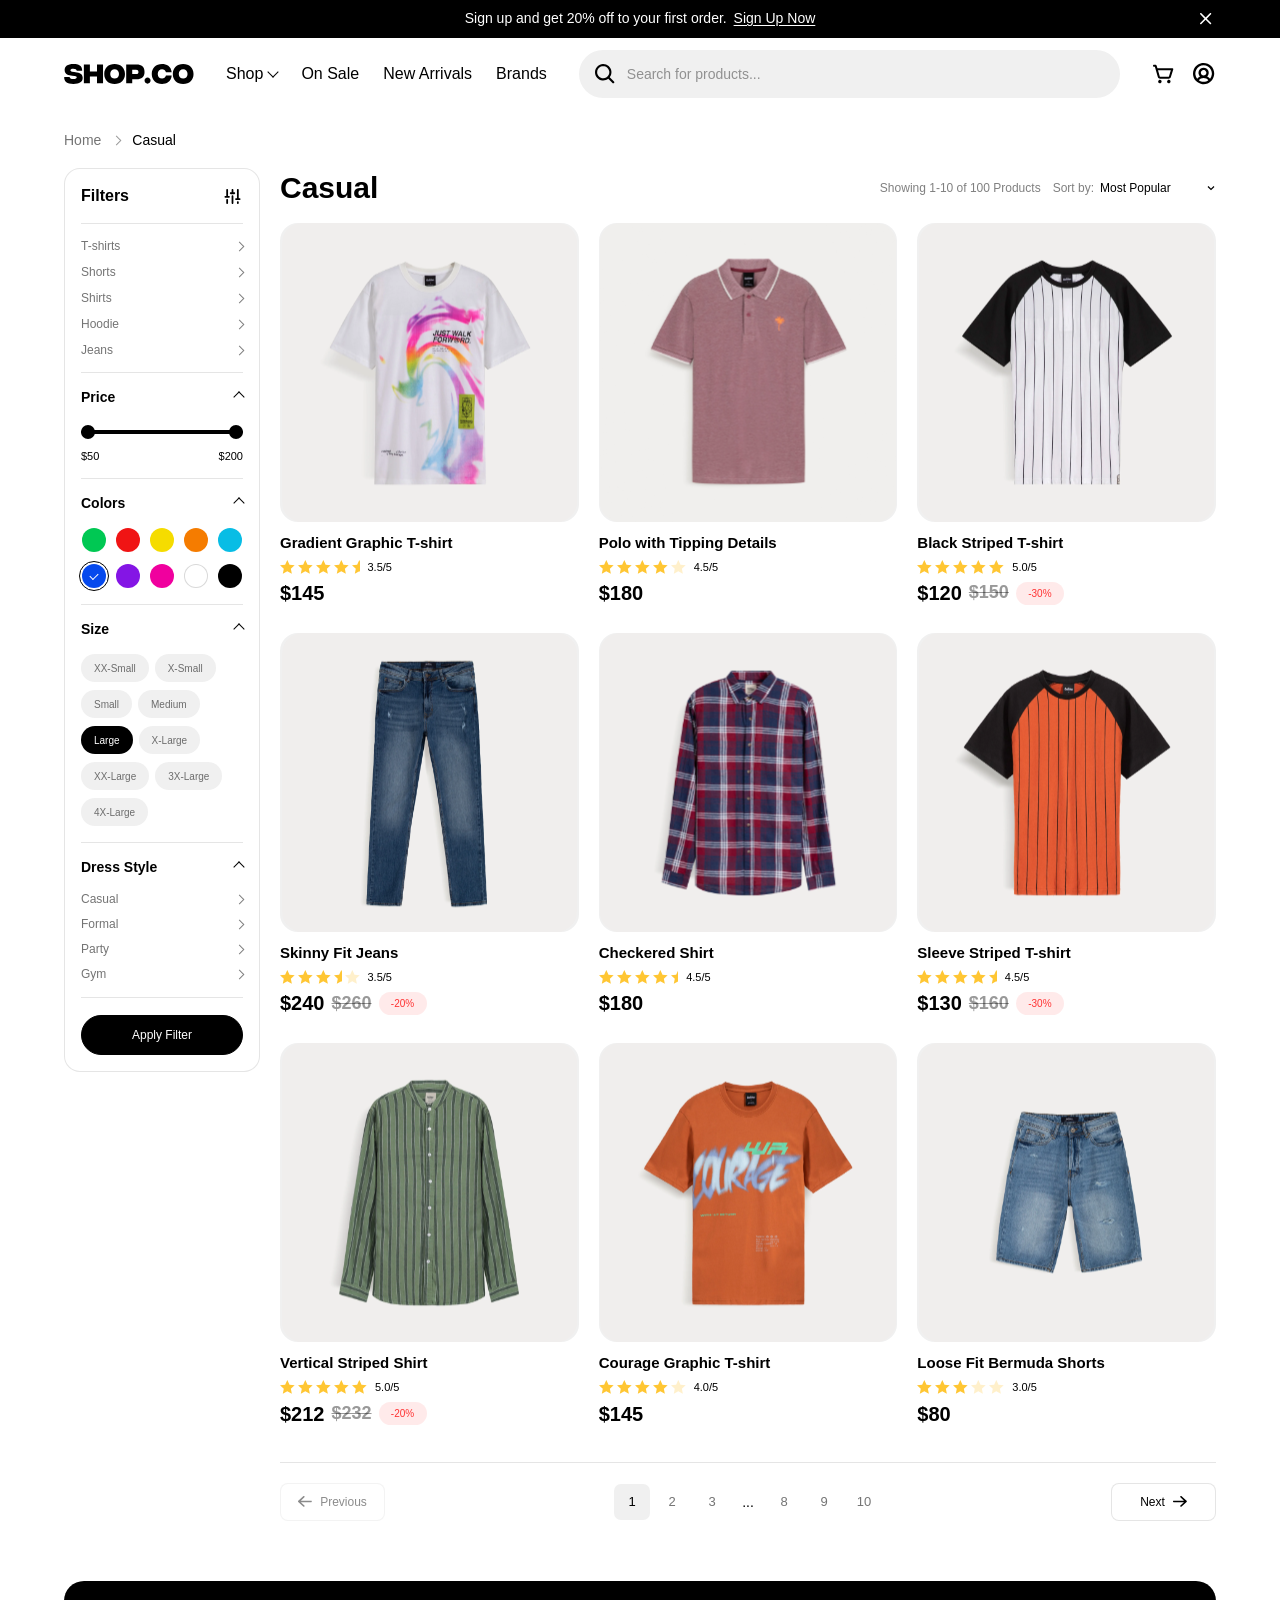
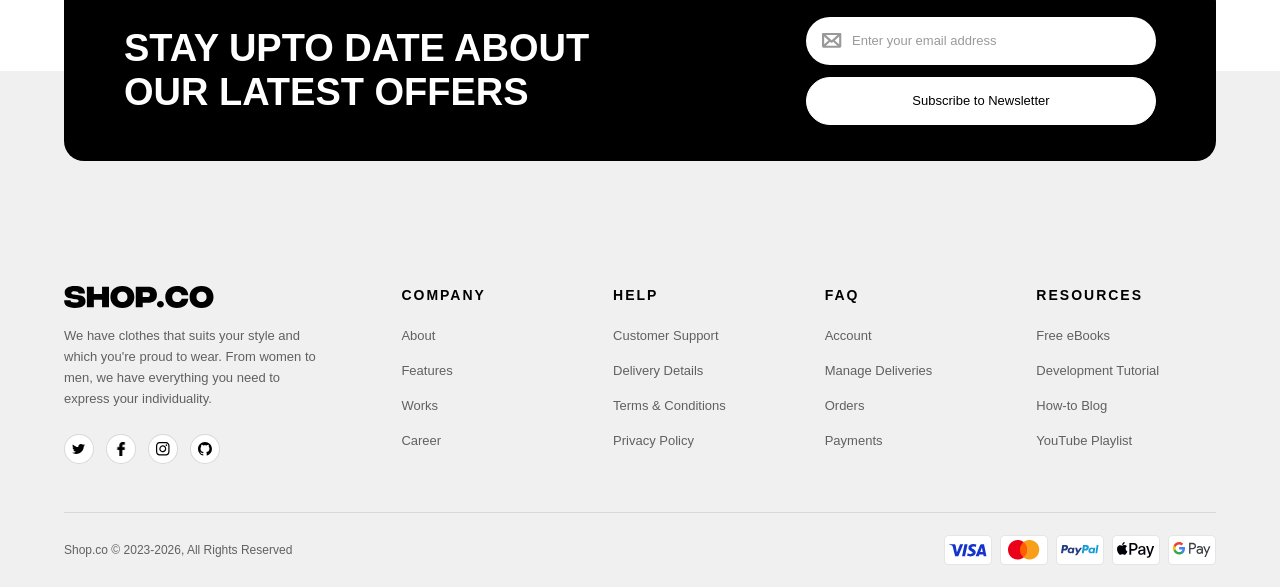
<file: category.html>
<!doctype html>
<html lang="en">
  <head>
    <meta charset="UTF-8" />
    <meta name="viewport" content="width=device-width, initial-scale=1.0" />
    <title>shopCo</title>

    <!-- Fonts -->
    <link
      href="https://api.fontshare.com/v2/css?f[]=satoshi@400,500,700,900&display=swap"
      rel="stylesheet"
    />

    <link
      href="https://db.onlinewebfonts.com/c/e5cf4323214de97c3428d64ece016410?family=Integral+CF"
      rel="stylesheet"
    />

    <!-- CSS -->
    <link rel="stylesheet" href="css/category.css" />
  </head>
  <body>

    <!-- Announcement Bar -->
    <section class="announcement-bar">
      <p class="announcement-bar__text satoshi">Sign up and get 20% off to your first order.
        <a href="#newsletter" class="announcement-bar__link"> Sign Up Now </a>
      </p>

      <button class="icon-button announcement-bar__close" type="button" aria-label="Close announcement">
        <svg width="14" height="14" viewBox="0 0 14 14" fill="none" xmlns="http://www.w3.org/2000/svg">
        <path d="M12.8532 11.5274C13.0293 11.7035 13.1283 11.9424 13.1283 12.1915C13.1283 12.4405 13.0293 12.6794 12.8532 12.8555C12.6771 13.0317 12.4382 13.1306 12.1891 13.1306C11.9401 13.1306 11.7012 13.0317 11.5251 12.8555L6.56491 7.89381L1.60319 12.854C1.42707 13.0301 1.1882 13.129 0.939126 13.129C0.690054 13.129 0.451184 13.0301 0.275064 12.854C0.0989435 12.6778 3.71146e-09 12.439 0 12.1899C-3.71146e-09 11.9408 0.0989435 11.702 0.275064 11.5258L5.23678 6.56569L0.276626 1.60397C0.100506 1.42785 0.00156253 1.18898 0.00156254 0.939907C0.00156254 0.690836 0.100506 0.451965 0.276626 0.275845C0.452746 0.0997246 0.691617 0.000781121 0.940688 0.000781119C1.18976 0.000781116 1.42863 0.0997246 1.60475 0.275845L6.56491 5.23756L11.5266 0.275063C11.7027 0.0989432 11.9416 -4.14954e-09 12.1907 0C12.4398 4.14954e-09 12.6786 0.0989432 12.8547 0.275063C13.0309 0.451184 13.1298 0.690054 13.1298 0.939126C13.1298 1.1882 13.0309 1.42707 12.8547 1.60319L7.89303 6.56569L12.8532 11.5274Z" fill="white"/>
        </svg>
      </button>
    </section>



    <!-- Navigation / Header -->
    <header class="site-header">
        <div class="header-container">

            <!-- Mobile Menu Icon -->
            <button class="icon-button header__menu-toggle"
                    type="button"
                    aria-label="Open navigation menu"
                    aria-expanded="false"
                    aria-controls="main-navigation">

                <!-- nav-menu-icon.svg -->
                <img src="assets/icons/menu.svg" alt="" class="header__menu-icon">
            </button>


            <!-- SHOP.CO Logo -->
            <a href="#" class="header__logo" aria-label="SHOP.CO Home">
                <!-- shopco-logo.svg -->
                <img src="assets/logos/SHOP.CO.svg" alt="SHOP.CO">
            </a>


            <!-- Desktop Navigation -->
            <nav class="header__navigation" id="main-navigation">

                <ul class="header__nav-list">
                    <li><a href="#shop" class="header__nav-link header__nav-link--dropdown">Shop</a></li>
                    <li><a href="#on-sale" class="header__nav-link">On Sale</a></li>
                    <li><a href="#new-arrivals" class="header__nav-link">New Arrivals</a></li>
                    <li><a href="#brands" class="header__nav-link">Brands</a></li>
                </ul>

            </nav>


            <!-- Desktop Search Form -->
            <form action="#" method="get" class="header__search-form">

                <button type="submit" class="icon-button header__search-submit" aria-label="Search">
                    <!-- search.svg -->
                    <img src="assets/icons/search.svg" alt="" class="header__search-icon">
                </button>

                <input type="search"
                    name="search"
                    placeholder="Search for products..."
                    aria-label="Search for products">

            </form>


            <!-- Header Action Icons -->
            <div class="header__actions">

                <!-- Mobile Search Icon -->
                <button class="icon-button header__mobile-search" type="button" aria-label="Open search">
                    <!-- search.svg -->
                    <img src="assets/icons/search.svg" alt="" class="header__action-icon">
                </button>


                <!-- Shopping Cart Icon -->
                <a href="#cart" class="icon-button header__action" aria-label="Shopping cart">
                    <!-- cart.svg -->
                    <img src="assets/icons/cart.svg" alt="" class="header__action-icon">
                </a>


                <!-- User Account Icon -->
                <a href="#account" class="icon-button header__action" aria-label="User account">
                    <!-- user.svg -->
                    <img src="assets/icons/user.svg" alt="" class="header__action-icon">
                </a>

            </div>

        </div>
    </header>





    <!-- Category Breadcrumb -->

    <section class="category-breadcrumb-section">

        <nav class="category-breadcrumb satoshi" aria-label="Breadcrumb">

            <a href="index.html">Home</a>

            <span class="category-breadcrumb__separator"></span>

            <span class="category-breadcrumb__current" aria-current="page">Casual</span>

        </nav>

    </section>







    <!-- Category Main Layout -->

    <section class="category-main-section">

        <div class="category-main-container">

            <!-- Filter sidebar/Mobile Drawer -->
            <aside class="category-filter"
                id="category-filter"
                aria-label="Product filters"
                aria-hidden="false">


                <!-- Filter Header -->

                <div class="category-filter__header">

                    <h2 class="category-filter__title satoshi">
                        Filters
                    </h2>

                    <button type="button"
                            class="icon-button category-filter__settings"
                            aria-label="Filter settings">

                        <img src="assets/icons/filter.svg" alt="">

                    </button>


                    <!-- Mobile Close Button -->

                    <button type="button"
                            class="icon-button category-filter__close"
                            id="close-filter-drawer"
                            aria-label="Close filters">

                        <img src="assets/icons/close-black.svg" alt="">

                    </button>

                </div>


                <!-- Category Options -->

                <div class="category-filter__categories">

                    <a href="#t-shirts" class="filter-category-link satoshi">
                        T-shirts
                        <span></span>
                    </a>

                    <a href="#shorts" class="filter-category-link satoshi">
                        Shorts
                        <span></span>
                    </a>

                    <a href="#shirts" class="filter-category-link satoshi">
                        Shirts
                        <span></span>
                    </a>

                    <a href="#hoodie" class="filter-category-link satoshi">
                        Hoodie
                        <span></span>
                    </a>

                    <a href="#jeans" class="filter-category-link satoshi">
                        Jeans
                        <span></span>
                    </a>

                </div>


                <!-- Price Filter -->
                <div class="filter-group">

                    <button type="button"
                            class="filter-group__header satoshi"
                            aria-expanded="true"
                            aria-controls="filter-price-content">

                        Price

                        <span class="filter-group__chevron"></span>

                    </button>


                    <div class="filter-group__content"
                        id="filter-price-content">


                        <!-- Price Range Slider -->

                        <div class="filter-price__slider">

                            <div class="filter-price__track"></div>

                            <div class="filter-price__range"
                                id="price-range-fill"></div>

                            <input type="range"
                                class="filter-price__input"
                                id="price-min"
                                min="50"
                                max="200"
                                value="50"
                                step="5"
                                aria-label="Minimum price">

                            <input type="range"
                                class="filter-price__input"
                                id="price-max"
                                min="50"
                                max="200"
                                value="200"
                                step="5"
                                aria-label="Maximum price">

                        </div>


                        <!-- Price Labels -->

                        <div class="filter-price__values satoshi">

                            <span id="min-price-label">$50</span>

                            <span id="max-price-label">$200</span>

                        </div>

                    </div>

                </div>


                <!-- Color Filter -->

                <div class="filter-group">

                    <button type="button"
                            class="filter-group__header satoshi"
                            aria-expanded="true"
                            aria-controls="filter-colors-content">

                        Colors

                        <span class="filter-group__chevron"></span>

                    </button>


                    <div class="filter-group__content"
                        id="filter-colors-content">

                        <div class="filter-colors">


                            <button type="button"
                                    class="filter-color filter-color--green"
                                    data-filter-color="Green"
                                    aria-label="Green"
                                    aria-pressed="false">
                            </button>


                            <button type="button"
                                    class="filter-color filter-color--red"
                                    data-filter-color="Red"
                                    aria-label="Red"
                                    aria-pressed="false">
                            </button>


                            <button type="button"
                                    class="filter-color filter-color--yellow"
                                    data-filter-color="Yellow"
                                    aria-label="Yellow"
                                    aria-pressed="false">
                            </button>


                            <button type="button"
                                    class="filter-color filter-color--orange"
                                    data-filter-color="Orange"
                                    aria-label="Orange"
                                    aria-pressed="false">
                            </button>


                            <button type="button"
                                    class="filter-color filter-color--cyan"
                                    data-filter-color="Cyan"
                                    aria-label="Cyan"
                                    aria-pressed="false">
                            </button>


                            <button type="button"
                                    class="filter-color filter-color--blue selected"
                                    data-filter-color="Blue"
                                    aria-label="Blue"
                                    aria-pressed="true">

                                <span class="filter-color__check"></span>

                            </button>


                            <button type="button"
                                    class="filter-color filter-color--purple"
                                    data-filter-color="Purple"
                                    aria-label="Purple"
                                    aria-pressed="false">
                            </button>


                            <button type="button"
                                    class="filter-color filter-color--pink"
                                    data-filter-color="Pink"
                                    aria-label="Pink"
                                    aria-pressed="false">
                            </button>


                            <button type="button"
                                    class="filter-color filter-color--white"
                                    data-filter-color="White"
                                    aria-label="White"
                                    aria-pressed="false">
                            </button>


                            <button type="button"
                                    class="filter-color filter-color--black"
                                    data-filter-color="Black"
                                    aria-label="Black"
                                    aria-pressed="false">
                            </button>


                        </div>

                    </div>

                </div>


                <!-- Size Filter -->

                <div class="filter-group">

                    <button type="button"
                            class="filter-group__header satoshi"
                            aria-expanded="true"
                            aria-controls="filter-size-content">

                        Size

                        <span class="filter-group__chevron"></span>

                    </button>


                    <div class="filter-group__content"
                        id="filter-size-content">

                        <div class="filter-sizes">


                            <button type="button"
                                    class="filter-size satoshi"
                                    data-filter-size="XX-Small"
                                    aria-pressed="false">
                                XX-Small
                            </button>


                            <button type="button"
                                    class="filter-size satoshi"
                                    data-filter-size="X-Small"
                                    aria-pressed="false">
                                X-Small
                            </button>


                            <button type="button"
                                    class="filter-size satoshi"
                                    data-filter-size="Small"
                                    aria-pressed="false">
                                Small
                            </button>


                            <button type="button"
                                    class="filter-size satoshi"
                                    data-filter-size="Medium"
                                    aria-pressed="false">
                                Medium
                            </button>


                            <button type="button"
                                    class="filter-size selected satoshi"
                                    data-filter-size="Large"
                                    aria-pressed="true">
                                Large
                            </button>


                            <button type="button"
                                    class="filter-size satoshi"
                                    data-filter-size="X-Large"
                                    aria-pressed="false">
                                X-Large
                            </button>


                            <button type="button"
                                    class="filter-size satoshi"
                                    data-filter-size="XX-Large"
                                    aria-pressed="false">
                                XX-Large
                            </button>


                            <button type="button"
                                    class="filter-size satoshi"
                                    data-filter-size="3X-Large"
                                    aria-pressed="false">
                                3X-Large
                            </button>


                            <button type="button"
                                    class="filter-size satoshi"
                                    data-filter-size="4X-Large"
                                    aria-pressed="false">
                                4X-Large
                            </button>


                        </div>

                    </div>

                </div>


                <!-- Dress Style Filter -->

                <div class="filter-group">

                    <button type="button"
                            class="filter-group__header satoshi"
                            aria-expanded="true"
                            aria-controls="filter-dress-content">

                        Dress Style

                        <span class="filter-group__chevron"></span>

                    </button>


                    <div class="filter-group__content" id="filter-dress-content">

                        <div class="filter-dress-styles">

                            <a href="#casual" class="filter-category-link satoshi">Casual<span></span></a>
                            <a href="#formal" class="filter-category-link satoshi">Formal<span></span></a>
                            <a href="#party" class="filter-category-link satoshi">Party<span></span></a>
                            <a href="#gym" class="filter-category-link satoshi">Gym<span></span></a>

                        </div>

                    </div>

                </div>


                <!-- Apply Filter -->

                <button type="button"
                        class="category-filter__apply satoshi"
                        id="apply-category-filter">

                    Apply Filter

                </button>


            </aside>


            <!-- Mobile Overlay -->

            <button type="button"
                    class="filter-drawer-overlay"
                    id="filter-drawer-overlay"
                    aria-label="Close filter panel"
                    tabindex="-1">
            </button>


            <!-- Category Product Area -->

            <div class="category-products">

                <!-- Category Toolbar -->
                <div class="category-toolbar">

                    <!-- Category Heading -->
                    <div class="category-toolbar__heading">
                        <h1 class="category-toolbar__title satoshi">Casual</h1>
                        <p class="category-toolbar__count satoshi">Showing 1-10 of 100 Products</p>
                    </div>


                    <!-- Desktop Sorting + Mobile Filter -->

                    <div class="category-toolbar__actions">

                        <div class="category-sort satoshi">

                            <span>Sort by:</span>

                            <select name="sort" id="category-sort" aria-label="Sort products">

                                <option value="popular">Most Popular</option>
                                <option value="latest">Latest</option>
                                <option value="price-low">Price: Low to High</option>
                                <option value="price-high">Price: High to Low</option>

                            </select>

                        </div>


                        <!-- Mobile Filter Trigger -->

                        <button type="button"
                                class="icon-button category-mobile-filter"
                                id="open-filter-drawer"
                                aria-label="Open filters"
                                aria-controls="category-filter"
                                aria-expanded="false">

                            <img src="assets/icons/filter.svg" alt="">

                        </button>

                    </div>

                </div>


                <!-- Cateory Product Grid -->

                <div class="category-product-grid">


                    <!-- Product 01 -->
                    <article class="category-product-card"
                            data-price="145">

                        <a href="product-details.html"
                        class="category-product-card__image">

                            <img src="assets/images/gradient-graphic-tshirt.svg"
                                alt="Gradient Graphic T-shirt">

                        </a>

                        <div class="category-product-card__info">

                            <h3 class="category-product-card__name satoshi">
                                Gradient Graphic T-shirt
                            </h3>

                            <div class="category-product-card__rating"
                                role="img"
                                aria-label="4.5 out of 5 stars">

                                <div class="category-product-card__stars">
                                    <img src="assets/icons/star.svg" alt="">
                                    <img src="assets/icons/star.svg" alt="">
                                    <img src="assets/icons/star.svg" alt="">
                                    <img src="assets/icons/star.svg" alt="">
                                    <span class="category-product-card__half-star">
                                        <img src="assets/icons/star.svg" alt="">
                                    </span>
                                </div>

                                <span class="category-product-card__rating-value satoshi">
                                    3.5/5
                                </span>

                            </div>

                            <div class="category-product-card__price satoshi">
                                <span class="category-product-card__current-price">$145</span>
                            </div>

                        </div>

                    </article>

                    <!-- Product 02 -->
                    <article class="category-product-card"
                            data-price="180">

                        <a href="product-details.html"
                        class="category-product-card__image">

                            <img src="assets/images/polo-with-tipping-details.svg"
                                alt="Polo with Tipping Details">

                        </a>

                        <div class="category-product-card__info">

                            <h3 class="category-product-card__name satoshi">
                                Polo with Tipping Details
                            </h3>

                            <div class="category-product-card__rating"
                                role="img"
                                aria-label="4.0 out of 5 stars">

                                <div class="category-product-card__stars">
                                    <img src="assets/icons/star.svg" alt="">
                                    <img src="assets/icons/star.svg" alt="">
                                    <img src="assets/icons/star.svg" alt="">
                                    <img src="assets/icons/star.svg" alt="">
                                    <img class="category-product-card__empty-star"
                                        src="assets/icons/star.svg" alt="">
                                </div>

                                <span class="category-product-card__rating-value satoshi">
                                    4.5/5
                                </span>

                            </div>

                            <div class="category-product-card__price satoshi">
                                <span class="category-product-card__current-price">$180</span>
                            </div>

                        </div>

                    </article>

                    <!-- Product 03 -->
                    <article class="category-product-card"
                            data-price="120">

                        <a href="product-details.html"
                        class="category-product-card__image">

                            <img src="assets/images/black-striped-tshirt.svg"
                                alt="Black Striped T-shirt">

                        </a>

                        <div class="category-product-card__info">

                            <h3 class="category-product-card__name satoshi">
                                Black Striped T-shirt
                            </h3>

                            <div class="category-product-card__rating"
                                role="img"
                                aria-label="5 out of 5 stars">

                                <div class="category-product-card__stars">
                                    <img src="assets/icons/star.svg" alt="">
                                    <img src="assets/icons/star.svg" alt="">
                                    <img src="assets/icons/star.svg" alt="">
                                    <img src="assets/icons/star.svg" alt="">
                                    <img src="assets/icons/star.svg" alt="">
                                </div>

                                <span class="category-product-card__rating-value satoshi">
                                    5.0/5
                                </span>

                            </div>

                            <div class="category-product-card__price satoshi">
                                <span class="category-product-card__current-price">$120</span>
                                <del class="category-product-card__old-price">$150</del>
                                <span class="category-product-card__discount">-30%</span>
                            </div>

                        </div>

                    </article>

                    <!-- Product 04 -->
                    <article class="category-product-card"
                            data-price="240">

                        <a href="product-details.html"
                        class="category-product-card__image">

                            <img src="assets/images/skinny-fit-jeans.svg"
                                alt="Skinny Fit Jeans">

                        </a>

                        <div class="category-product-card__info">

                            <h3 class="category-product-card__name satoshi">
                                Skinny Fit Jeans
                            </h3>

                            <div class="category-product-card__rating"
                                role="img"
                                aria-label="3.5 out of 5 stars">

                                <div class="category-product-card__stars">
                                    <img src="assets/icons/star.svg" alt="">
                                    <img src="assets/icons/star.svg" alt="">
                                    <img src="assets/icons/star.svg" alt="">
                                    <span class="category-product-card__half-star">
                                        <img src="assets/icons/star.svg" alt="">
                                    </span>
                                    <img class="category-product-card__empty-star"
                                        src="assets/icons/star.svg" alt="">
                                </div>

                                <span class="category-product-card__rating-value satoshi">
                                    3.5/5
                                </span>

                            </div>

                            <div class="category-product-card__price satoshi">
                                <span class="category-product-card__current-price">$240</span>
                                <del class="category-product-card__old-price">$260</del>
                                <span class="category-product-card__discount">-20%</span>
                            </div>

                        </div>

                    </article>

                    <!-- Product 05 -->
                    <article class="category-product-card"
                            data-price="180">

                        <a href="product-details.html"
                        class="category-product-card__image">

                            <img src="assets/images/checkered-shirt.svg"
                                alt="Checkered Shirt">

                        </a>

                        <div class="category-product-card__info">

                            <h3 class="category-product-card__name satoshi">
                                Checkered Shirt
                            </h3>

                            <div class="category-product-card__rating"
                                role="img"
                                aria-label="4.5 out of 5 stars">

                                <div class="category-product-card__stars">
                                    <img src="assets/icons/star.svg" alt="">
                                    <img src="assets/icons/star.svg" alt="">
                                    <img src="assets/icons/star.svg" alt="">
                                    <img src="assets/icons/star.svg" alt="">
                                    <span class="category-product-card__half-star">
                                        <img src="assets/icons/star.svg" alt="">
                                    </span>
                                </div>

                                <span class="category-product-card__rating-value satoshi">
                                    4.5/5
                                </span>

                            </div>

                            <div class="category-product-card__price satoshi">
                                <span class="category-product-card__current-price">$180</span>
                            </div>

                        </div>

                    </article>

                    <!-- Product 06 -->
                    <article class="category-product-card"
                            data-price="130">

                        <a href="product-details.html"
                        class="category-product-card__image">

                            <img src="assets/images/sleeve-striped-tshirt.svg"
                                alt="Sleeve Striped T-shirt">

                        </a>

                        <div class="category-product-card__info">

                            <h3 class="category-product-card__name satoshi">
                                Sleeve Striped T-shirt
                            </h3>

                            <div class="category-product-card__rating"
                                role="img"
                                aria-label="4.5 out of 5 stars">

                                <div class="category-product-card__stars">
                                    <img src="assets/icons/star.svg" alt="">
                                    <img src="assets/icons/star.svg" alt="">
                                    <img src="assets/icons/star.svg" alt="">
                                    <img src="assets/icons/star.svg" alt="">
                                    <span class="category-product-card__half-star">
                                        <img src="assets/icons/star.svg" alt="">
                                    </span>
                                </div>

                                <span class="category-product-card__rating-value satoshi">
                                    4.5/5
                                </span>

                            </div>

                            <div class="category-product-card__price satoshi">
                                <span class="category-product-card__current-price">$130</span>
                                <del class="category-product-card__old-price">$160</del>
                                <span class="category-product-card__discount">-30%</span>
                            </div>

                        </div>

                    </article>

                    <!-- Product 07 -->
                    <article class="category-product-card"
                            data-price="212">

                        <a href="product-details.html"
                        class="category-product-card__image">

                            <img src="assets/images/vertical-striped-shirt.svg"
                                alt="Vertical Striped Shirt">

                        </a>

                        <div class="category-product-card__info">

                            <h3 class="category-product-card__name satoshi">
                                Vertical Striped Shirt
                            </h3>

                            <div class="category-product-card__rating"
                                role="img"
                                aria-label="5 out of 5 stars">

                                <div class="category-product-card__stars">
                                    <img src="assets/icons/star.svg" alt="">
                                    <img src="assets/icons/star.svg" alt="">
                                    <img src="assets/icons/star.svg" alt="">
                                    <img src="assets/icons/star.svg" alt="">
                                    <img src="assets/icons/star.svg" alt="">
                                </div>

                                <span class="category-product-card__rating-value satoshi">
                                    5.0/5
                                </span>

                            </div>

                            <div class="category-product-card__price satoshi">
                                <span class="category-product-card__current-price">$212</span>
                                <del class="category-product-card__old-price">$232</del>
                                <span class="category-product-card__discount">-20%</span>
                            </div>

                        </div>

                    </article>

                    <!-- Product 08 -->
                    <article class="category-product-card"
                            data-price="145">

                        <a href="product-details.html"
                        class="category-product-card__image">

                            <img src="assets/images/courage-graphic-tshirt.svg"
                                alt="Courage Graphic T-shirt">

                        </a>

                        <div class="category-product-card__info">

                            <h3 class="category-product-card__name satoshi">
                                Courage Graphic T-shirt
                            </h3>

                            <div class="category-product-card__rating"
                                role="img"
                                aria-label="4 out of 5 stars">

                                <div class="category-product-card__stars">
                                    <img src="assets/icons/star.svg" alt="">
                                    <img src="assets/icons/star.svg" alt="">
                                    <img src="assets/icons/star.svg" alt="">
                                    <img src="assets/icons/star.svg" alt="">
                                    <img class="category-product-card__empty-star"
                                        src="assets/icons/star.svg" alt="">
                                </div>

                                <span class="category-product-card__rating-value satoshi">
                                    4.0/5
                                </span>

                            </div>

                            <div class="category-product-card__price satoshi">
                                <span class="category-product-card__current-price">$145</span>
                            </div>

                        </div>

                    </article>

                    <!-- Product 09 -->
                    <article class="category-product-card"
                            data-price="80">

                        <a href="product-details.html"
                        class="category-product-card__image">

                            <img src="assets/images/loose-fit-bermuda-shorts.svg"
                                alt="Loose Fit Bermuda Shorts">

                        </a>

                        <div class="category-product-card__info">

                            <h3 class="category-product-card__name satoshi">
                                Loose Fit Bermuda Shorts
                            </h3>

                            <div class="category-product-card__rating"
                                role="img"
                                aria-label="3 out of 5 stars">

                                <div class="category-product-card__stars">
                                    <img src="assets/icons/star.svg" alt="">
                                    <img src="assets/icons/star.svg" alt="">
                                    <img src="assets/icons/star.svg" alt="">
                                    <img class="category-product-card__empty-star"
                                        src="assets/icons/star.svg" alt="">
                                    <img class="category-product-card__empty-star"
                                        src="assets/icons/star.svg" alt="">
                                </div>

                                <span class="category-product-card__rating-value satoshi">
                                    3.0/5
                                </span>

                            </div>

                            <div class="category-product-card__price satoshi">
                                <span class="category-product-card__current-price">$80</span>
                            </div>

                        </div>

                    </article>


                </div>



                <!-- Category Pagination -->

                <div class="category-pagination">


                    <!-- Previous Button -->

                    <button type="button" class="category-pagination__nav category-pagination__previous" disabled>

                        <img src="assets/icons/arrow-left.svg" alt="">
                        <span class="satoshi">Previous</span>
                    </button>


                    <!-- Page Numbers -->

                    <div class="category-pagination__pages">


                        <button type="button"
                                class="category-pagination__page active satoshi"
                                aria-current="page">
                            1
                        </button>


                        <button type="button"
                                class="category-pagination__page satoshi">
                            2
                        </button>


                        <button type="button"
                                class="category-pagination__page category-pagination__desktop-only satoshi">
                            3
                        </button>


                        <span class="category-pagination__ellipsis satoshi">
                            ...
                        </span>


                        <button type="button"
                                class="category-pagination__page category-pagination__desktop-only satoshi">
                            8
                        </button>


                        <button type="button"
                                class="category-pagination__page satoshi">
                            9
                        </button>


                        <button type="button"
                                class="category-pagination__page satoshi">
                            10
                        </button>


                    </div>


                    <!-- Next Button -->

                    <button type="button"
                            class="category-pagination__nav category-pagination__next">

                        <span class="satoshi">Next</span>

                        <img src="assets/icons/arrow-right.svg"
                            alt="">

                    </button>


                </div>


            </div>

        </div>

    </section>












    <!-- Newsletter and Footer -->

    <footer class="site-footer">

        <div class="footer-container">


            <!-- Newsletter Subscription -->

            <section class="newsletter-banner">

                <!-- Newsletter Heading -->
                <div class="newsletter__content">

                    <h2 class="newsletter__title integral-cf">Stay Upto Date About Our Latest Offers</h2>

                </div>


                <!-- Newsletter Form -->
                <form class="newsletter__form"
                    action="#"
                    method="get">

                    <div class="newsletter__input-wrapper">

                        <!-- Email Icon -->
                        <span class="newsletter__input-icon">
                            <img src="assets/icons/email.svg" alt="">
                        </span>

                        <input type="email"
                            name="email"
                            placeholder="Enter your email address"
                            aria-label="Enter your email address"
                            required>

                    </div>


                    <button type="submit" class="newsletter__submit satoshi">Subscribe to Newsletter</button>

                </form>

            </section>


            <!-- Footer Main Content -->

            <div class="footer-main">


                <!-- Brand Information -->
                <div class="footer-brand">

                    <a href="#" class="footer-brand__logo" aria-label="SHOP.CO Home">

                        <img src="assets/logos/SHOP.CO.svg" alt="SHOP.CO">

                    </a>


                    <p class="footer-brand__description satoshi">
                        We have clothes that suits your style and which
                        you're proud to wear. From women to men, we have
                        everything you need to express your individuality.
                    </p>


                    <!-- Social Media Links -->
                    <div class="footer-brand__socials">

                        <a href="#twitter" class="footer-social-link" aria-label="Twitter">
                            <img src="assets/icons/twitter.svg" alt="">
                        </a>

                        <a href="#facebook" class="footer-social-link" aria-label="Facebook">
                            <img src="assets/icons/facebook-logo.png" alt="">
                        </a>

                        <a href="#instagram" class="footer-social-link" aria-label="Instagram">
                            <img src="assets/icons/instagram.svg" alt="">
                        </a>

                        <a href="#github" class="footer-social-link" aria-label="GitHub">
                            <img src="assets/icons/github.svg" alt="">
                        </a>

                    </div>

                </div>


                <!-- Company -->
                <div class="footer-column">

                    <h3 class="footer-column__title satoshi">Company</h3>

                    <ul class="footer-column__list satoshi">

                        <li><a href="#about">About</a></li>

                        <li><a href="#features">Features</a></li>

                        <li><a href="#works">Works</a></li>

                        <li><a href="#career">Career</a></li>

                    </ul>

                </div>


                <!-- Help -->
                <div class="footer-column">

                    <h3 class="footer-column__title satoshi">
                        Help
                    </h3>

                    <ul class="footer-column__list satoshi">

                        <li><a href="#customer-support">Customer Support</a></li>

                        <li><a href="#delivery-details">Delivery Details</a></li>

                        <li><a href="#terms">Terms & Conditions</a></li>

                        <li><a href="#privacy">Privacy Policy</a></li>

                    </ul>

                </div>


                <!-- FAQ -->
                <div class="footer-column">

                    <h3 class="footer-column__title satoshi">
                        FAQ
                    </h3>

                    <ul class="footer-column__list satoshi">

                        <li><a href="#account">Account</a></li>

                        <li><a href="#manage-deliveries">Manage Deliveries</a></li>

                        <li><a href="#orders">Orders</a></li>

                        <li><a href="#payments">Payments</a></li>

                    </ul>

                </div>


                <!-- Resources -->
                <div class="footer-column">

                    <h3 class="footer-column__title satoshi">
                        Resources
                    </h3>

                    <ul class="footer-column__list satoshi">

                        <li><a href="#ebooks">Free eBooks</a></li>

                        <li><a href="#tutorials">Development Tutorial</a></li>

                        <li><a href="#blog">How-to Blog</a></li>

                        <li><a href="#youtube">YouTube Playlist</a></li>

                    </ul>

                </div>


            </div>


            <!-- Footer Bottom -->

            <div class="footer-bottom">

                <!-- Copyright -->
                <p class="footer-bottom__copyright satoshi">
                    Shop.co © 2023-2026, All Rights Reserved
                </p>


                <!-- Payment Methods -->
                <div class="footer-bottom__payments">

                    <img src="assets/icons/visa.svg"
                        alt="Visa">

                    <img src="assets/icons/mastercard.svg"
                        alt="Mastercard">

                    <img src="assets/icons/paypal.svg"
                        alt="PayPal">

                    <img src="assets/icons/apple-pay.svg"
                        alt="Apple Pay">

                    <img src="assets/icons/google-pay.svg"
                        alt="Google Pay">

                </div>

            </div>


        </div>

    </footer>



    <script src="script.js"></script>
  </body>
</html>
</file>
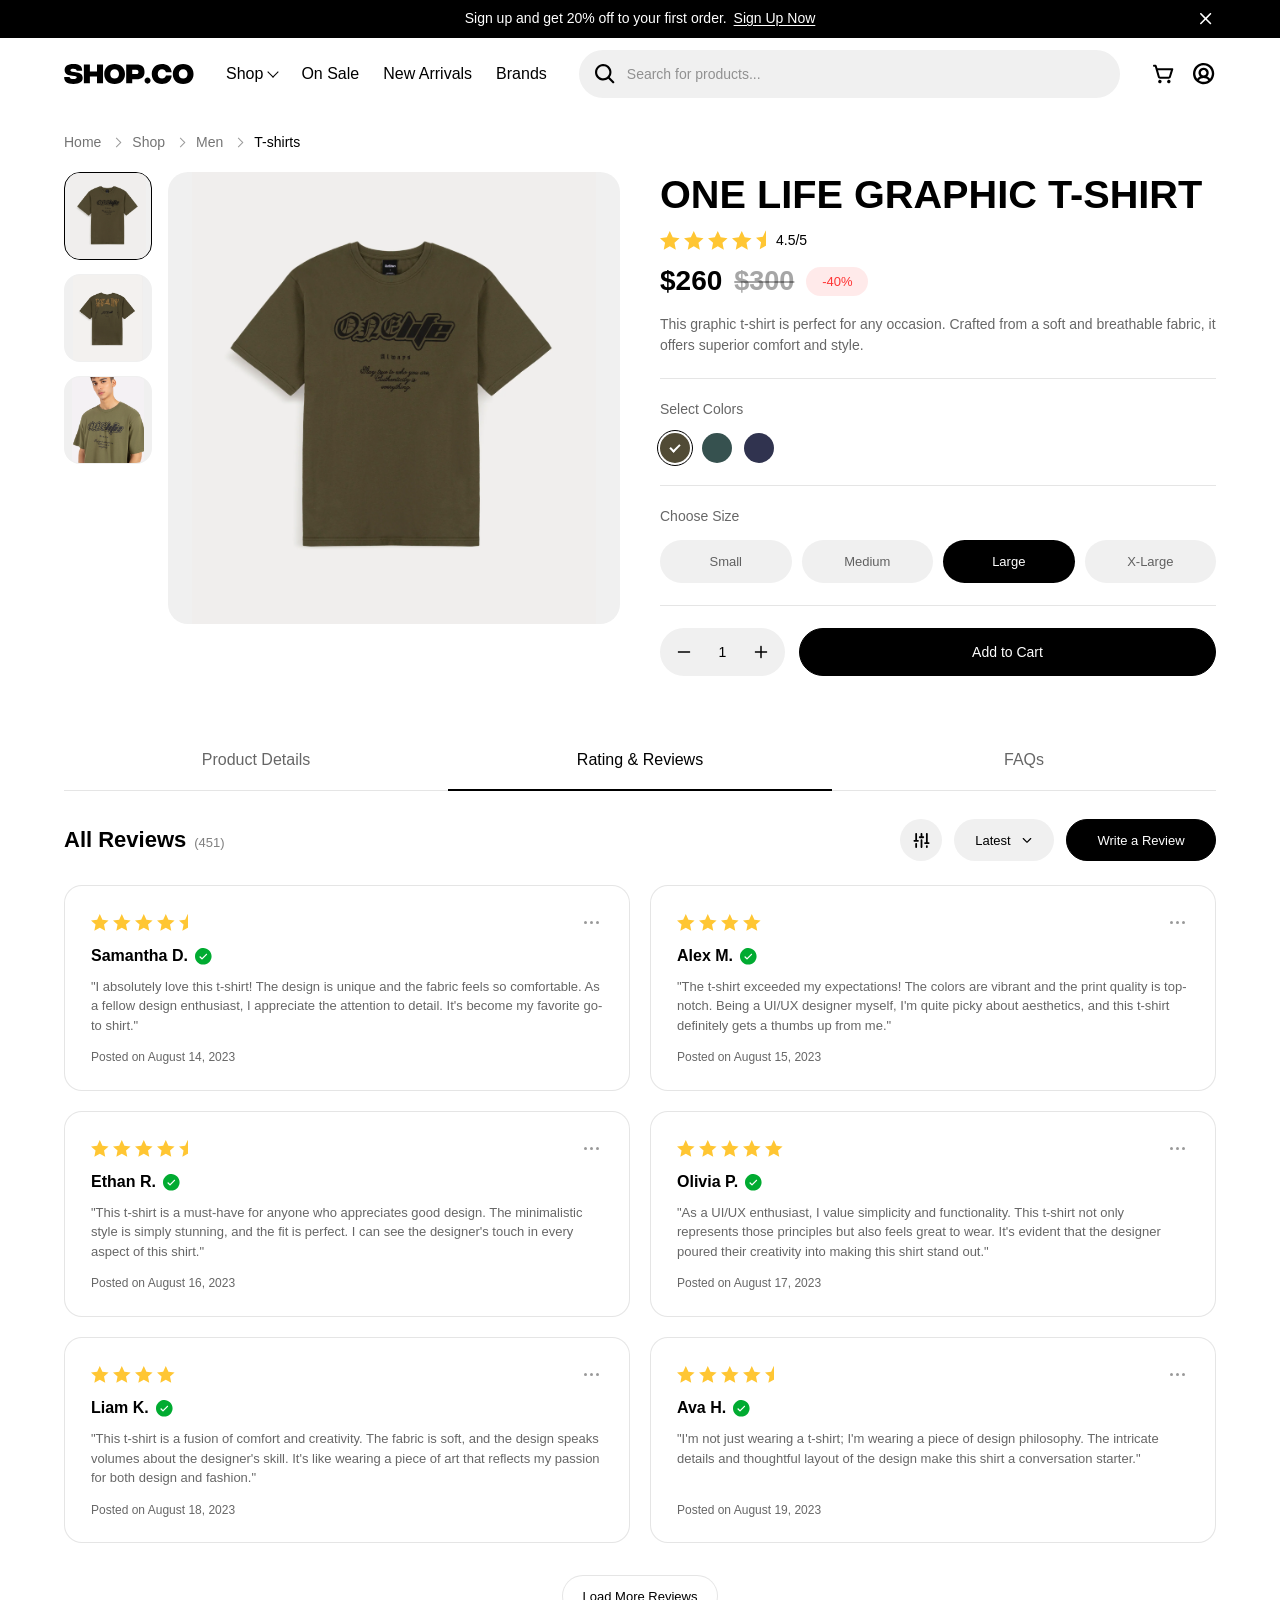
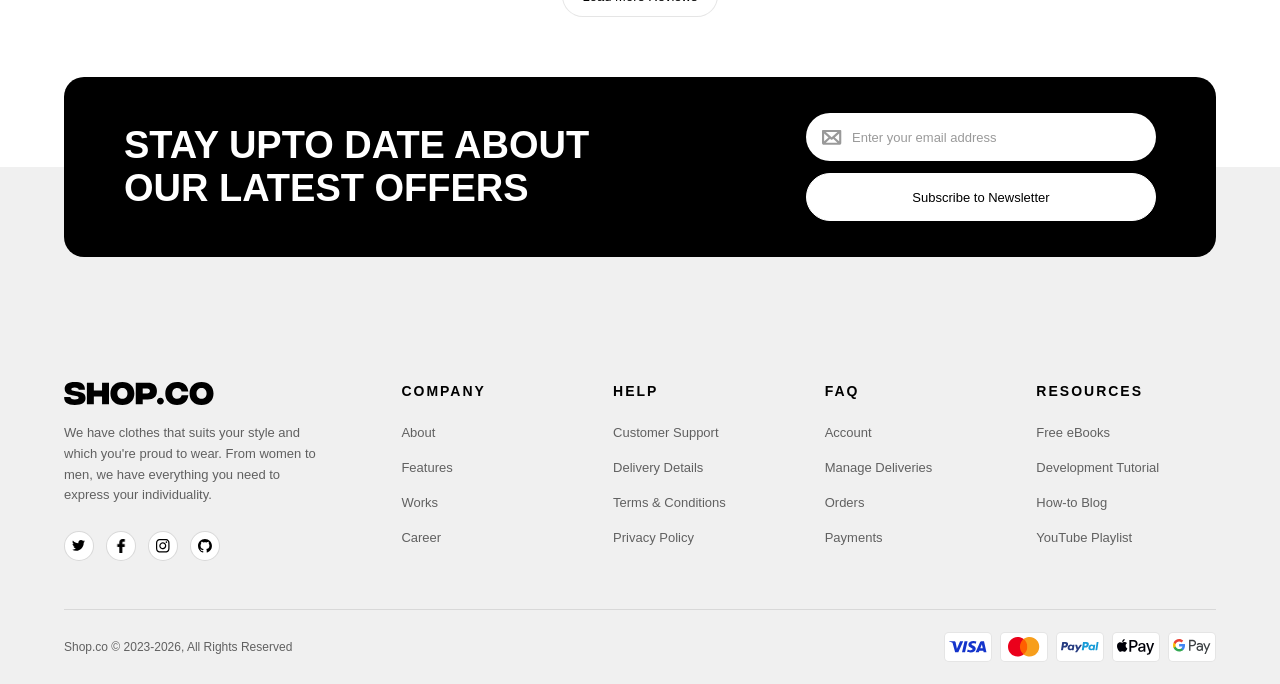
<file: product-details.html>
<!doctype html>
<html lang="en">
  <head>
    <meta charset="UTF-8" />
    <meta name="viewport" content="width=device-width, initial-scale=1.0" />
    <title>shopCo</title>

    <!-- Fonts -->
    <link
      href="https://api.fontshare.com/v2/css?f[]=satoshi@400,500,700,900&display=swap"
      rel="stylesheet"
    />

    <link
      href="https://db.onlinewebfonts.com/c/e5cf4323214de97c3428d64ece016410?family=Integral+CF"
      rel="stylesheet"
    />

    <!-- CSS -->
    <link rel="stylesheet" href="css/product-details.css" />
  </head>
  <body>

    <!-- Announcement Bar -->
    <section class="announcement-bar">
      <p class="announcement-bar__text satoshi">Sign up and get 20% off to your first order.
        <a href="#newsletter" class="announcement-bar__link"> Sign Up Now </a>
      </p>

      <button class="icon-button announcement-bar__close" type="button" aria-label="Close announcement">
        <svg width="14" height="14" viewBox="0 0 14 14" fill="none" xmlns="http://www.w3.org/2000/svg">
        <path d="M12.8532 11.5274C13.0293 11.7035 13.1283 11.9424 13.1283 12.1915C13.1283 12.4405 13.0293 12.6794 12.8532 12.8555C12.6771 13.0317 12.4382 13.1306 12.1891 13.1306C11.9401 13.1306 11.7012 13.0317 11.5251 12.8555L6.56491 7.89381L1.60319 12.854C1.42707 13.0301 1.1882 13.129 0.939126 13.129C0.690054 13.129 0.451184 13.0301 0.275064 12.854C0.0989435 12.6778 3.71146e-09 12.439 0 12.1899C-3.71146e-09 11.9408 0.0989435 11.702 0.275064 11.5258L5.23678 6.56569L0.276626 1.60397C0.100506 1.42785 0.00156253 1.18898 0.00156254 0.939907C0.00156254 0.690836 0.100506 0.451965 0.276626 0.275845C0.452746 0.0997246 0.691617 0.000781121 0.940688 0.000781119C1.18976 0.000781116 1.42863 0.0997246 1.60475 0.275845L6.56491 5.23756L11.5266 0.275063C11.7027 0.0989432 11.9416 -4.14954e-09 12.1907 0C12.4398 4.14954e-09 12.6786 0.0989432 12.8547 0.275063C13.0309 0.451184 13.1298 0.690054 13.1298 0.939126C13.1298 1.1882 13.0309 1.42707 12.8547 1.60319L7.89303 6.56569L12.8532 11.5274Z" fill="white"/>
        </svg>
      </button>
    </section>



    <!-- Navigation / Header -->
    <header class="site-header">
        <div class="header-container">

            <!-- Mobile Menu Icon -->
            <button class="icon-button header__menu-toggle"
                    type="button"
                    aria-label="Open navigation menu"
                    aria-expanded="false"
                    aria-controls="main-navigation">

                <!-- nav-menu-icon.svg -->
                <img src="assets/icons/menu.svg" alt="" class="header__menu-icon">
            </button>


            <!-- SHOP.CO Logo -->
            <a href="#" class="header__logo" aria-label="SHOP.CO Home">
                <!-- shopco-logo.svg -->
                <img src="assets/logos/SHOP.CO.svg" alt="SHOP.CO">
            </a>


            <!-- Desktop Navigation -->
            <nav class="header__navigation" id="main-navigation">

                <ul class="header__nav-list">
                    <li><a href="#shop" class="header__nav-link header__nav-link--dropdown">Shop</a></li>
                    <li><a href="#on-sale" class="header__nav-link">On Sale</a></li>
                    <li><a href="#new-arrivals" class="header__nav-link">New Arrivals</a></li>
                    <li><a href="#brands" class="header__nav-link">Brands</a></li>
                </ul>

            </nav>


            <!-- Desktop Search Form -->
            <form action="#" method="get" class="header__search-form">

                <button type="submit" class="icon-button header__search-submit" aria-label="Search">
                    <!-- search.svg -->
                    <img src="assets/icons/search.svg" alt="" class="header__search-icon">
                </button>

                <input type="search"
                    name="search"
                    placeholder="Search for products..."
                    aria-label="Search for products">

            </form>


            <!-- Header Action Icons -->
            <div class="header__actions">

                <!-- Mobile Search Icon -->
                <button class="icon-button header__mobile-search" type="button" aria-label="Open search">
                    <!-- search.svg -->
                    <img src="assets/icons/search.svg" alt="" class="header__action-icon">
                </button>


                <!-- Shopping Cart Icon -->
                <a href="#cart" class="icon-button header__action" aria-label="Shopping cart">
                    <!-- cart.svg -->
                    <img src="assets/icons/cart.svg" alt="" class="header__action-icon">
                </a>


                <!-- User Account Icon -->
                <a href="#account" class="icon-button header__action" aria-label="User account">
                    <!-- user.svg -->
                    <img src="assets/icons/user.svg" alt="" class="header__action-icon">
                </a>

            </div>

        </div>
    </header>





    <!-- Product Breadcrumb -->

    <section class="product-breadcrumb-section">

        <nav class="product-breadcrumb satoshi"
            aria-label="Breadcrumb">

            <a href="#">Home</a>

            <span class="breadcrumb__separator"></span>

            <a href="#">Shop</a>

            <span class="breadcrumb__separator"></span>

            <a href="#">Men</a>

            <span class="breadcrumb__separator"></span>

            <span class="breadcrumb__current" aria-current="page">
                T-shirts
            </span>

        </nav>

    </section>







    <!-- Product Overview -->

    <section class="product-overview-section">

        <div class="product-overview-container">


            <!-- Product Image Galary -->

            <div class="product-gallery">

                <!-- Main Product Image -->

                <div class="product-gallery__main">

                    <img
                        src="assets/images/one-life-graphic-tshirt-front.png"
                        alt="One Life Graphic T-shirt front view"
                        class="product-gallery__main-image"
                        id="main-product-image">

                </div>


                <!-- Product Thumbnails -->

                <div class="product-gallery__thumbnails">

                    <!-- Front View -->
                    <button type="button"
                            class="product-gallery__thumbnail active"
                            data-image="assets/images/one-life-graphic-tshirt-front.png"
                            aria-label="Show front view"
                            aria-pressed="true">

                        <img
                            src="assets/images/one-life-graphic-tshirt-front.png"
                            alt="Front view">

                    </button>


                    <!-- Back View -->
                    <button type="button"
                            class="product-gallery__thumbnail"
                            data-image="assets/images/one-life-graphic-tshirt-back.png"
                            aria-label="Show back view"
                            aria-pressed="false">

                        <img
                            src="assets/images/one-life-graphic-tshirt-back.png"
                            alt="Back view">

                    </button>


                    <!-- Model View -->
                    <button type="button"
                            class="product-gallery__thumbnail"
                            data-image="assets/images/one-life-graphic-tshirt-model.png"
                            aria-label="Show model view"
                            aria-pressed="false">

                        <img
                            src="assets/images/one-life-graphic-tshirt-model.png"
                            alt="T-shirt worn by a model">

                    </button>

                </div>

            </div>


            <!-- Product Information -->

            <div class="product-information">


                <!-- Product Title -->

                <h1 class="product-information__title integral-cf">
                    One Life Graphic T-shirt
                </h1>


                <!-- Product Rating -->

                <div class="product-information__rating">

                    <div class="product-information__stars"
                        role="img"
                        aria-label="Rated 4.5 out of 5">

                        <img src="assets/icons/star.svg" alt="">
                        <img src="assets/icons/star.svg" alt="">
                        <img src="assets/icons/star.svg" alt="">
                        <img src="assets/icons/star.svg" alt="">

                        <span class="product-information__half-star">
                            <img src="assets/icons/star.svg" alt="">
                        </span>

                    </div>

                    <span class="product-information__rating-value satoshi">
                        4.5/5
                    </span>

                </div>


                <!-- Product Price -->

                <div class="product-information__price satoshi">

                    <span class="product-information__current-price">
                        $260
                    </span>

                    <del class="product-information__old-price">
                        $300
                    </del>

                    <span class="product-information__discount">
                        -40%
                    </span>

                </div>


                <!-- Product Description -->

                <p class="product-information__description satoshi">
                    This graphic t-shirt is perfect for any occasion.
                    Crafted from a soft and breathable fabric, it offers
                    superior comfort and style.
                </p>


                <div class="product-information__divider"></div>


                <!-- Color Selection -->

                <div class="product-options product-options--color">

                    <h2 class="product-options__heading satoshi">
                        Select Colors
                    </h2>

                    <div class="product-color-list">

                        <!-- Olive / Brown -->
                        <button type="button"
                                class="product-color product-color--olive selected"
                                aria-label="Olive color"
                                title="Olive"
                                aria-pressed="true">

                            <span class="product-color__check"></span>

                        </button>


                        <!-- Dark Teal -->
                        <button type="button"
                                class="product-color product-color--teal"
                                aria-label="Dark teal color"
                                title="Dark Teal"
                                aria-pressed="false">

                            <span class="product-color__check"></span>

                        </button>


                        <!-- Dark Navy -->
                        <button type="button"
                                class="product-color product-color--navy"
                                aria-label="Dark navy color"
                                title="Dark Navy"
                                aria-pressed="false">

                            <span class="product-color__check"></span>

                        </button>

                    </div>

                </div>


                <div class="product-information__divider"></div>


                <!-- Size Selection -->

                <div class="product-options product-options--size">

                    <h2 class="product-options__heading satoshi">
                        Choose Size
                    </h2>

                    <div class="product-size-list">

                        <button type="button"
                                class="product-size satoshi"
                                aria-pressed="false">
                            Small
                        </button>

                        <button type="button"
                                class="product-size satoshi"
                                aria-pressed="false">
                            Medium
                        </button>

                        <button type="button"
                                class="product-size selected satoshi"
                                aria-pressed="true">
                            Large
                        </button>

                        <button type="button"
                                class="product-size satoshi"
                                aria-pressed="false">
                            X-Large
                        </button>

                    </div>

                </div>


                <div class="product-information__divider"></div>


                <!-- Quantity and add to card -->

                <div class="product-purchase">

                    <!-- Quantity Selector -->

                    <div class="product-quantity">

                        <button type="button"
                                class="icon-button product-quantity__button"
                                id="quantity-minus"
                                aria-label="Decrease quantity">

                            <img src="assets/icons/minus.svg" alt="">

                        </button>


                        <span class="product-quantity__value satoshi"
                            id="product-quantity"
                            aria-live="polite">
                            1
                        </span>


                        <button type="button"
                                class="icon-button product-quantity__button"
                                id="quantity-plus"
                                aria-label="Increase quantity">

                            <img src="assets/icons/plus.svg" alt="">

                        </button>

                    </div>


                    <!-- Add to Cart -->

                    <a href="cart.html" class="product-add-to-cart satoshi">

                        Add to Cart

                    </a>

                </div>


            </div>

        </div>

    </section>









    <!-- Product Tabs and Customer Reviews -->

    <section class="product-reviews-section" id="reviews">

        <div class="product-reviews-container">


            <!-- Product Tabs -->

            <div class="product-tabs">

                <button type="button"
                        class="product-tabs__button satoshi">
                    Product Details
                </button>

                <button type="button"
                        class="product-tabs__button product-tabs__button--active satoshi"
                        aria-current="page">
                    Rating & Reviews
                </button>

                <button type="button"
                        class="product-tabs__button satoshi">
                    FAQs
                </button>

            </div>


            <!-- Reviews Content -->

            <div class="reviews-content">


                <!-- Reviews Header -->
                <div class="reviews-header">

                    <!-- Review Count -->
                    <div class="reviews-header__title">

                        <h2 class="satoshi">
                            All Reviews
                        </h2>

                        <span class="satoshi">
                            (451)
                        </span>

                    </div>


                    <!-- Review Controls -->
                    <div class="reviews-header__controls">


                        <!-- Filter Button -->
                        <button type="button"
                                class="icon-button reviews-filter-button"
                                aria-label="Filter reviews">

                            <img src="assets/icons/filter.svg" alt="">

                        </button>


                        <!-- Sort Dropdown -->
                        <button type="button"
                                class="reviews-sort-button satoshi"
                                aria-label="Sort reviews">

                            Latest

                            <img src="assets/icons/chevron-down.svg"
                                alt="">

                        </button>


                        <!-- Write a Review -->
                        <button type="button"
                                class="reviews-write-button satoshi">

                            Write a Review

                        </button>

                    </div>

                </div>


                <!-- Customer Review Grid -->

                <div class="reviews-grid">


                    <!-- Review 01 : Samantha -->
                    <article class="review-card">

                        <div class="review-card__top">

                            <div class="review-card__rating"
                                role="img"
                                aria-label="4.5 out of 5 stars">

                                <img src="assets/icons/star.svg" alt="">
                                <img src="assets/icons/star.svg" alt="">
                                <img src="assets/icons/star.svg" alt="">
                                <img src="assets/icons/star.svg" alt="">

                                <span class="review-card__half-star">
                                    <img src="assets/icons/star.svg" alt="">
                                </span>

                            </div>

                            <button type="button"
                                    class="icon-button review-card__more"
                                    aria-label="More review options">

                                <span></span>
                                <span></span>
                                <span></span>

                            </button>

                        </div>


                        <div class="review-card__customer">

                            <h3 class="review-card__name satoshi">
                                Samantha D.
                            </h3>

                            <img src="assets/icons/verified.svg"
                                alt="Verified customer"
                                class="review-card__verified">

                        </div>


                        <p class="review-card__text satoshi">
                            "I absolutely love this t-shirt! The design is
                            unique and the fabric feels so comfortable.
                            As a fellow design enthusiast, I appreciate
                            the attention to detail. It's become my
                            favorite go-to shirt."
                        </p>


                        <p class="review-card__date satoshi">
                            Posted on August 14, 2023
                        </p>

                    </article>


                    <!-- Review 02 : Alex -->
                    <article class="review-card">

                        <div class="review-card__top">

                            <div class="review-card__rating"
                                role="img"
                                aria-label="4 out of 5 stars">

                                <img src="assets/icons/star.svg" alt="">
                                <img src="assets/icons/star.svg" alt="">
                                <img src="assets/icons/star.svg" alt="">
                                <img src="assets/icons/star.svg" alt="">

                            </div>

                            <button type="button"
                                    class="icon-button review-card__more"
                                    aria-label="More review options">

                                <span></span>
                                <span></span>
                                <span></span>

                            </button>

                        </div>


                        <div class="review-card__customer">

                            <h3 class="review-card__name satoshi">
                                Alex M.
                            </h3>

                            <img src="assets/icons/verified.svg"
                                alt="Verified customer"
                                class="review-card__verified">

                        </div>


                        <p class="review-card__text satoshi">
                            "The t-shirt exceeded my expectations! The
                            colors are vibrant and the print quality is
                            top-notch. Being a UI/UX designer myself,
                            I'm quite picky about aesthetics, and this
                            t-shirt definitely gets a thumbs up from me."
                        </p>


                        <p class="review-card__date satoshi">
                            Posted on August 15, 2023
                        </p>

                    </article>


                    <!-- Review 03 : Ethan -->
                    <article class="review-card">

                        <div class="review-card__top">

                            <div class="review-card__rating"
                                role="img"
                                aria-label="4.5 out of 5 stars">

                                <img src="assets/icons/star.svg" alt="">
                                <img src="assets/icons/star.svg" alt="">
                                <img src="assets/icons/star.svg" alt="">
                                <img src="assets/icons/star.svg" alt="">

                                <span class="review-card__half-star">
                                    <img src="assets/icons/star.svg" alt="">
                                </span>

                            </div>

                            <button type="button"
                                    class="icon-button review-card__more"
                                    aria-label="More review options">

                                <span></span>
                                <span></span>
                                <span></span>

                            </button>

                        </div>


                        <div class="review-card__customer">

                            <h3 class="review-card__name satoshi">
                                Ethan R.
                            </h3>

                            <img src="assets/icons/verified.svg"
                                alt="Verified customer"
                                class="review-card__verified">

                        </div>


                        <p class="review-card__text satoshi">
                            "This t-shirt is a must-have for anyone who
                            appreciates good design. The minimalistic
                            style is simply stunning, and the fit is
                            perfect. I can see the designer's touch in
                            every aspect of this shirt."
                        </p>


                        <p class="review-card__date satoshi">
                            Posted on August 16, 2023
                        </p>

                    </article>


                    <!-- Review 04 : Olivia -->
                    <article class="review-card">

                        <div class="review-card__top">

                            <div class="review-card__rating"
                                role="img"
                                aria-label="5 out of 5 stars">

                                <img src="assets/icons/star.svg" alt="">
                                <img src="assets/icons/star.svg" alt="">
                                <img src="assets/icons/star.svg" alt="">
                                <img src="assets/icons/star.svg" alt="">
                                <img src="assets/icons/star.svg" alt="">

                            </div>

                            <button type="button"
                                    class="icon-button review-card__more"
                                    aria-label="More review options">

                                <span></span>
                                <span></span>
                                <span></span>

                            </button>

                        </div>


                        <div class="review-card__customer">

                            <h3 class="review-card__name satoshi">
                                Olivia P.
                            </h3>

                            <img src="assets/icons/verified.svg"
                                alt="Verified customer"
                                class="review-card__verified">

                        </div>


                        <p class="review-card__text satoshi">
                            "As a UI/UX enthusiast, I value simplicity
                            and functionality. This t-shirt not only
                            represents those principles but also feels
                            great to wear. It's evident that the designer
                            poured their creativity into making this
                            shirt stand out."
                        </p>


                        <p class="review-card__date satoshi">
                            Posted on August 17, 2023
                        </p>

                    </article>


                    <!-- Review 05 : Liam -->
                    <article class="review-card">

                        <div class="review-card__top">

                            <div class="review-card__rating"
                                role="img"
                                aria-label="4 out of 5 stars">

                                <img src="assets/icons/star.svg" alt="">
                                <img src="assets/icons/star.svg" alt="">
                                <img src="assets/icons/star.svg" alt="">
                                <img src="assets/icons/star.svg" alt="">

                            </div>

                            <button type="button"
                                    class="icon-button review-card__more"
                                    aria-label="More review options">

                                <span></span>
                                <span></span>
                                <span></span>

                            </button>

                        </div>


                        <div class="review-card__customer">

                            <h3 class="review-card__name satoshi">
                                Liam K.
                            </h3>

                            <img src="assets/icons/verified.svg"
                                alt="Verified customer"
                                class="review-card__verified">

                        </div>


                        <p class="review-card__text satoshi">
                            "This t-shirt is a fusion of comfort and
                            creativity. The fabric is soft, and the design
                            speaks volumes about the designer's skill.
                            It's like wearing a piece of art that reflects
                            my passion for both design and fashion."
                        </p>


                        <p class="review-card__date satoshi">
                            Posted on August 18, 2023
                        </p>

                    </article>


                    <!-- Review 06 : Ava -->
                    <article class="review-card">

                        <div class="review-card__top">

                            <div class="review-card__rating"
                                role="img"
                                aria-label="4.5 out of 5 stars">

                                <img src="assets/icons/star.svg" alt="">
                                <img src="assets/icons/star.svg" alt="">
                                <img src="assets/icons/star.svg" alt="">
                                <img src="assets/icons/star.svg" alt="">

                                <span class="review-card__half-star">
                                    <img src="assets/icons/star.svg" alt="">
                                </span>

                            </div>

                            <button type="button"
                                    class="icon-button review-card__more"
                                    aria-label="More review options">

                                <span></span>
                                <span></span>
                                <span></span>

                            </button>

                        </div>


                        <div class="review-card__customer">

                            <h3 class="review-card__name satoshi">
                                Ava H.
                            </h3>

                            <img src="assets/icons/verified.svg"
                                alt="Verified customer"
                                class="review-card__verified">

                        </div>


                        <p class="review-card__text satoshi">
                            "I'm not just wearing a t-shirt; I'm wearing a
                            piece of design philosophy. The intricate
                            details and thoughtful layout of the design
                            make this shirt a conversation starter."
                        </p>


                        <p class="review-card__date satoshi">
                            Posted on August 19, 2023
                        </p>

                    </article>


                </div>

                
                <!-- Load More Reviews -->
                <div class="reviews-load-more">

                    <button type="button"
                            class="reviews-load-more__button satoshi">

                        Load More Reviews

                    </button>

                </div>

            </div>

        </div>

    </section>





















    <!-- Newsletter and Footer -->

    <footer class="site-footer">

        <div class="footer-container">


            <!-- Newsletter Subscription -->

            <section class="newsletter-banner">

                <!-- Newsletter Heading -->
                <div class="newsletter__content">

                    <h2 class="newsletter__title integral-cf">Stay Upto Date About Our Latest Offers</h2>

                </div>


                <!-- Newsletter Form -->
                <form class="newsletter__form"
                    action="#"
                    method="get">

                    <div class="newsletter__input-wrapper">

                        <!-- Email Icon -->
                        <span class="newsletter__input-icon">
                            <img src="assets/icons/email.svg" alt="">
                        </span>

                        <input type="email"
                            name="email"
                            placeholder="Enter your email address"
                            aria-label="Enter your email address"
                            required>

                    </div>


                    <button type="submit" class="newsletter__submit satoshi">Subscribe to Newsletter</button>

                </form>

            </section>


            <!-- Footer Main Content -->

            <div class="footer-main">


                <!-- Brand Information -->
                <div class="footer-brand">

                    <a href="#" class="footer-brand__logo" aria-label="SHOP.CO Home">

                        <img src="assets/logos/SHOP.CO.svg" alt="SHOP.CO">

                    </a>


                    <p class="footer-brand__description satoshi">
                        We have clothes that suits your style and which
                        you're proud to wear. From women to men, we have
                        everything you need to express your individuality.
                    </p>


                    <!-- Social Media Links -->
                    <div class="footer-brand__socials">

                        <a href="#twitter" class="footer-social-link" aria-label="Twitter">
                            <img src="assets/icons/twitter.svg" alt="">
                        </a>

                        <a href="#facebook" class="footer-social-link" aria-label="Facebook">
                            <img src="assets/icons/facebook-logo.png" alt="">
                        </a>

                        <a href="#instagram" class="footer-social-link" aria-label="Instagram">
                            <img src="assets/icons/instagram.svg" alt="">
                        </a>

                        <a href="#github" class="footer-social-link" aria-label="GitHub">
                            <img src="assets/icons/github.svg" alt="">
                        </a>

                    </div>

                </div>


                <!-- Company -->
                <div class="footer-column">

                    <h3 class="footer-column__title satoshi">Company</h3>

                    <ul class="footer-column__list satoshi">

                        <li><a href="#about">About</a></li>

                        <li><a href="#features">Features</a></li>

                        <li><a href="#works">Works</a></li>

                        <li><a href="#career">Career</a></li>

                    </ul>

                </div>


                <!-- Help -->
                <div class="footer-column">

                    <h3 class="footer-column__title satoshi">
                        Help
                    </h3>

                    <ul class="footer-column__list satoshi">

                        <li><a href="#customer-support">Customer Support</a></li>

                        <li><a href="#delivery-details">Delivery Details</a></li>

                        <li><a href="#terms">Terms & Conditions</a></li>

                        <li><a href="#privacy">Privacy Policy</a></li>

                    </ul>

                </div>


                <!-- FAQ -->
                <div class="footer-column">

                    <h3 class="footer-column__title satoshi">
                        FAQ
                    </h3>

                    <ul class="footer-column__list satoshi">

                        <li><a href="#account">Account</a></li>

                        <li><a href="#manage-deliveries">Manage Deliveries</a></li>

                        <li><a href="#orders">Orders</a></li>

                        <li><a href="#payments">Payments</a></li>

                    </ul>

                </div>


                <!-- Resources -->
                <div class="footer-column">

                    <h3 class="footer-column__title satoshi">
                        Resources
                    </h3>

                    <ul class="footer-column__list satoshi">

                        <li><a href="#ebooks">Free eBooks</a></li>

                        <li><a href="#tutorials">Development Tutorial</a></li>

                        <li><a href="#blog">How-to Blog</a></li>

                        <li><a href="#youtube">YouTube Playlist</a></li>

                    </ul>

                </div>


            </div>


            <!-- Footer Bottom -->

            <div class="footer-bottom">

                <!-- Copyright -->
                <p class="footer-bottom__copyright satoshi">
                    Shop.co © 2023-2026, All Rights Reserved
                </p>


                <!-- Payment Methods -->
                <div class="footer-bottom__payments">

                    <img src="assets/icons/visa.svg"
                        alt="Visa">

                    <img src="assets/icons/mastercard.svg"
                        alt="Mastercard">

                    <img src="assets/icons/paypal.svg"
                        alt="PayPal">

                    <img src="assets/icons/apple-pay.svg"
                        alt="Apple Pay">

                    <img src="assets/icons/google-pay.svg"
                        alt="Google Pay">

                </div>

            </div>


        </div>

    </footer>



    <script src="script.js"></script>
  </body>
</html>
</file>
<file: css/styles.css>
*{
    margin: 0;
    padding: 0;
    box-sizing: border-box;
}

/* Fonts */
.satoshi{
    font-family: 'Satoshi', sans-serif;
}
.integral-cf {
    font-family: 'Integral CF', sans-serif;
}


:root{
    --color-black: #000;
    --color-white: #fff;
    --color-gray: #F0F0F0;
}

body{
    background-color: var(--color-white);
}

.icon-button {
  display: inline-grid;
  place-items: center;
  padding: 0;
  border: 0;
  background: transparent;
  cursor: pointer;
}





/* Announcement Bar */
/* ---------------------------------------------------------------------------------------------- */
.announcement-bar {
    position: relative;
    display: flex;
    align-items: center;
    justify-content: center;
    width: 100%;
    min-height: 38px;
    padding: 8px 50px;
    background-color: var(--color-black);
    color: var(--color-white);
}
.announcement-bar__text {
    font-size: 14px;
    font-weight: 400;
    line-height: 1.4;
    text-align: center;
}
.announcement-bar__link {
    margin-left: 3px;
    color: var(--color-white);
    font-weight: 500;
    text-decoration: underline;
    text-underline-offset: 2px;
}
.announcement-bar__link:hover {
    opacity: 0.8;
}
.announcement-bar__close {
    position: absolute;
    top: 50%;
    right: 5%;
    transform: translateY(-50%);
    width: 20px;
    height: 20px;
}
.announcement-bar__close svg {
    display: block;
    width: 12px;
    height: 12px;
}




/* Navigation Header */
/* -------------------------------------------------------------------------------------------- */

.site-header {
    width: 100%;
    background-color: var(--color-white);
    position: relative;
    z-index: 1000;
}

.header-container {
    display: flex;
    align-items: center;
    justify-content: space-between;
    gap: 32px;

    width: 100%;
    max-width: 1440px;
    min-height: 64px;
    margin: 0 auto;
    padding: 12px 5%;
}


/* Header Logo */
.header__logo {
    display: inline-flex;
    align-items: center;
    flex-shrink: 0;
}
.header__logo img {
    display: block;
    width: 130px;
    height: auto;
}


/* Mobile Menu Button */
.header__menu-toggle {
    display: none;
    flex-shrink: 0;
    width: 24px;
    height: 24px;
}
.header__menu-icon {
    display: block;
    width: 24px;
    height: 24px;
    object-fit: contain;
}


/* Desktop Navigation */
.header__navigation {
    display: flex;
    align-items: center;
}
.header__nav-list {
    display: flex;
    align-items: center;
    gap: 24px;
    list-style: none;
}
.header__nav-link {
    display: inline-flex;
    align-items: center;
    gap: 6px;

    color: var(--color-black);
    font-family: 'Satoshi', sans-serif;
    font-size: 16px;
    font-weight: 400;
    text-decoration: none;
    white-space: nowrap;

    transition: opacity 0.2s ease;
}
.header__nav-link:hover {
    opacity: 0.6;
}


/* Shop Dropdown Arrow */
.header__nav-link--dropdown::after {
    content: "";
    width: 7px;
    height: 7px;
    border-right: 1.5px solid var(--color-black);
    border-bottom: 1.5px solid var(--color-black);
    transform: rotate(45deg);
    margin-top: -4px;
}


/* Desktop Search Form */
.header__search-form {
    display: flex;
    align-items: center;
    gap: 12px;
    flex: 1;
    max-width: 577px;
    min-width: 150px;
    height: 48px;
    padding: 0 16px;
    border-radius: 62px;
    background-color: var(--color-gray);
}
.header__search-submit {
    flex-shrink: 0;
    width: 20px;
    height: 20px;
}
.header__search-icon {
    display: block;
    width: 20px;
    height: 20px;
    object-fit: contain;
}
.header__search-form input {
    width: 100%;
    min-width: 0;
    height: 100%;
    border: none;
    outline: none;
    background: transparent;
    color: var(--color-black);
    font-family: 'Satoshi', sans-serif;
    font-size: 14px;
    font-weight: 400;
}
.header__search-form input::placeholder {
    color: rgba(0, 0, 0, 0.4);
}
.header__search-form input::-webkit-search-cancel-button {
    cursor: pointer;
}


/* Header Action Icon */
.header__actions {
    display: flex;
    align-items: center;
    gap: 16px;
    flex-shrink: 0;
}
.header__action {
    width: 24px;
    height: 24px;
    flex-shrink: 0;
}
.header__action-icon {
    display: block;
    width: 22px;
    height: 22px;
    object-fit: contain;
}


/* Mobile Search - Hidden by Default */
.header__mobile-search {
    display: none;
    width: 24px;
    height: 24px;
    flex-shrink: 0;
}






/* Hero Section */
/* ----------------------------------------------------------------------------------------------- */

.hero-section {
    width: 100%;
    background-color: var(--color-gray);
    overflow: hidden;
}
.hero-container {
    display: grid;
    grid-template-columns: minmax(0, 1fr) minmax(0, 1.05fr);
    align-items: center;

    width: 100%;
    max-width: 1440px;
    margin: 0 auto;
    padding: 50px 5% 0;
    gap: 20px;
}


/* Hero Content */
.hero__content {
    width: 100%;
    max-width: 600px;
    padding-bottom: 45px;
}
.hero__title {
    max-width: 580px;
    font-size: clamp(40px, 4.5vw, 64px);
    font-weight: 900;
    line-height: 0.98;
    letter-spacing: -1.5px;
    text-transform: uppercase;
    color: var(--color-black);
}
.hero__description {
    max-width: 545px;
    margin-top: 24px;
    font-size: 16px;
    font-weight: 400;
    line-height: 1.5;
    color: rgba(0, 0, 0, 0.55);
}


/* Shop Now Button*/
.hero__button {
    display: flex;
    align-items: center;
    justify-content: center;
    width: 210px;
    height: 52px;
    margin-top: 28px;
    background-color: var(--color-black);
    color: var(--color-white);
    border: 1px solid var(--color-black);
    border-radius: 62px;
    font-size: 15px;
    font-weight: 500;
    text-decoration: none;
    transition: background-color 0.2s ease,
                color 0.2s ease;
}
.hero__button:hover {
    background-color: transparent;
    color: var(--color-black);
}


/* Hero Statestics */
.hero__stats {
    display: grid;
    grid-template-columns: repeat(3, minmax(0, 1fr));
    align-items: center;
    gap: 20px;
    margin-top: 42px;
}
.hero__stat {
    min-width: 0;
}
.hero__stat-number {
    font-size: clamp(23px, 2.5vw, 38px);
    font-weight: 700;
    line-height: 1.1;
    white-space: nowrap;
    color: var(--color-black);
}

.hero__stat-text {
    margin-top: 5px;
    font-size: 13px;
    font-weight: 400;
    line-height: 1.3;
    color: rgba(0, 0, 0, 0.55);
}


/* Hero visual and Models */
.hero__visual {
    position: relative;
    display: flex;
    align-items: flex-end;
    justify-content: center;
    width: 100%;
    height: 100%;
    min-height: 480px;
    padding: 0 35px;
}
.hero__models {
    position: relative;
    z-index: 1;
    display: block;
    width: 100%;
    max-width: 570px;
    height: auto;
    max-height: 540px;
    object-fit: contain;
    object-position: center bottom;
}


/* Star Decoration */
.hero__star {
    position: absolute;
    z-index: 2;
    display: block;
    object-fit: contain;
    pointer-events: none;
}
.hero__star--large {
    width: clamp(45px, 6vw, 90px);
    height: auto;
    top: 12%;
    right: 2%;
}
.hero__star--small {
    width: clamp(25px, 3.5vw, 50px);
    height: auto;

    top: 38%;
    left: 2%;
}





/* Brand Strip */
/* ---------------------------------------------------------------------------------------------- */

.brands-section {
    width: 100%;
    background-color: var(--color-black);
}
.brands-container {
    width: 100%;
    max-width: 1440px;
    margin: 0 auto;
    padding: 22px 5%;
}

/* Brand List */
.brands__list {
    display: grid;
    grid-template-columns: repeat(5, minmax(0, 1fr));
    align-items: center;
    justify-items: center;
    list-style: none;
}
.brands__item {
    display: flex;
    align-items: center;
    justify-content: center;
    width: 100%;
    min-width: 0;
}
.brands__logo {
    display: block;
    width: 100%;
    max-width: 150px;
    height: 32px;
    object-fit: contain;
    object-position: center;
}









/* New Arival Section */
/* --------------------------------------------------------------------------------------------------- */

.new-arrivals-section {
    width: 100%;
    padding: 64px 5% 0;
    background-color: var(--color-white);
}
.new-arrivals-container {
    width: 100%;
    max-width: 1240px;
    margin: 0 auto;
    padding-bottom: 64px;

    /* Horizontal Divider */
    border-bottom: 1px solid rgba(0, 0, 0, 0.1);
}


/* Section Heading */
.new-arrivals__title {
    margin-bottom: 48px;
    color: var(--color-black);
    font-size: 42px;
    font-weight: 900;
    line-height: 1.1;
    text-align: center;
    text-transform: uppercase;
}


/* Product Grid */
.new-arrivals__grid {
    display: grid;
    grid-template-columns: repeat(4, minmax(0, 1fr));
    gap: 20px;
    width: 100%;
}


/* Product Card */
.product-card {
    display: flex;
    flex-direction: column;
    width: 100%;
    min-width: 0;
}


/* Product Image */
.product-card__image {
    display: flex;
    align-items: center;
    justify-content: center;
    width: 100%;
    aspect-ratio: 1 / 1;
    overflow: hidden;
    border-radius: 20px;
    background-color: transparent;
    text-decoration: none;
}
.product-card__image img {
    display: block;
    width: 100%;
    height: 100%;
    object-fit: contain;
    object-position: center;
    transition: transform 0.3s ease;
}
.product-card__image:hover img {
    transform: scale(1.04);
}


/* Product Informaion */
.product-card__info {
    display: flex;
    flex-direction: column;
    align-items: flex-start;
    gap: 8px;
    padding-top: 12px;
    width: 100%;
}


/* Product Name */
.product-card__name {
    width: 100%;
    color: var(--color-black);
    font-size: 17px;
    font-weight: 700;
    line-height: 1.3;
    white-space: nowrap;
    overflow: hidden;
    text-overflow: ellipsis;
}


/* Product Rating */
.product-rating {
    display: flex;
    align-items: center;
    gap: 10px;
    width: 100%;
}
.product-rating__stars {
    display: flex;
    align-items: center;
    gap: 3px;
    flex-shrink: 0;
}
.product-rating__stars > img {
    display: block;
    width: 16px;
    height: 16px;
    object-fit: contain;
}


/* Half Star */
.product-rating__half {
    display: block;
    width: 8px;
    height: 16px;
    overflow: hidden;
    flex-shrink: 0;
}
.product-rating__half img {
    display: block;
    width: 16px;
    height: 16px;
    max-width: none;
    object-fit: contain;
}


/* Empty Star */
.product-rating__stars .product-rating__empty {
    opacity: 0;
}


/* Rating Number */
.product-rating__number {
    color: var(--color-black);
    font-size: 13px;
    font-weight: 400;
    white-space: nowrap;
}



/* Product Price */
.product-card__price {
    display: flex;
    align-items: center;
    flex-wrap: wrap;
    gap: 8px;
    width: 100%;
    color: var(--color-black);
}
.product-card__current-price {
    font-size: 22px;
    font-weight: 700;
    line-height: 1.2;
}
.product-card__old-price {
    color: rgba(0, 0, 0, 0.4);
    font-size: 21px;
    font-weight: 700;
    line-height: 1.2;
}


/* Discount Badge */
.product-card__discount {
    display: inline-flex;
    align-items: center;
    justify-content: center;
    min-width: 55px;
    min-height: 25px;
    padding: 3px 9px;
    border-radius: 62px;
    background-color: rgba(255, 51, 51, 0.1);
    color: #FF3333;
    font-size: 11px;
    font-weight: 500;
}


/* View All Button */
.new-arrivals__view-all {
    display: flex;
    align-items: center;
    justify-content: center;
    margin-top: 36px;
}
.view-all-button {
    display: flex;
    align-items: center;
    justify-content: center;
    width: 218px;
    min-height: 48px;
    border: 1px solid rgba(0, 0, 0, 0.1);
    border-radius: 62px;
    background-color: var(--color-white);
    color: var(--color-black);
    font-size: 14px;
    font-weight: 500;
    text-decoration: none;
    transition: background-color 0.2s ease,
                color 0.2s ease;
}
.view-all-button:hover {
    background-color: var(--color-black);
    color: var(--color-white);
}








/* Top Selling */
/* ----------------------------------------------------------------------------------------- */
.top-selling-section {
    width: 100%;
    padding: 64px 5% 60px;

    background-color: var(--color-white);
}
.top-selling-container {
    width: 100%;
    max-width: 1240px;
    margin: 0 auto;
}

/* Section Heading */
.top-selling__title {
    margin-bottom: 48px;
    color: var(--color-black);
    font-size: 42px;
    font-weight: 900;
    line-height: 1.1;
    text-align: center;
    text-transform: uppercase;
}

/* Product Grid */
.top-selling__grid {
    display: grid;
    grid-template-columns: repeat(4, minmax(0, 1fr));
    gap: 20px;
    width: 100%;
}

/* View All Button */
.top-selling__view-all {
    display: flex;
    align-items: center;
    justify-content: center;
    margin-top: 36px;
}








/* Brows by Dress Style */
/* ------------------------------------------------------------------------------------------- */
.dress-style-section {
    width: 100%;
    padding: 40px 5% 64px;

    background-color: var(--color-white);
}

.dress-style-container {
    width: 100%;
    max-width: 1240px;
    margin: 0 auto;

    padding: 60px 64px 68px;

    background-color: var(--color-gray);
    border-radius: 40px;
}


/* Sectine Heading */
.dress-style__title {
    margin-bottom: 48px;
    color: var(--color-black);
    font-size: 40px;
    font-weight: 900;
    line-height: 1.1;
    text-align: center;
    text-transform: uppercase;
}

/* Dress Stye Gide */
.dress-style__grid {
    display: grid;

    /* Three-column layout for asymmetric cards */
    grid-template-columns: 1.1fr 0.8fr 1.1fr;

    grid-template-rows: 289px 289px;
    gap: 20px;
    width: 100%;
}


/* Category Card */
.dress-style__card {
    position: relative;
    display: block;
    width: 100%;
    height: 100%;
    min-width: 0;
    overflow: hidden;
    border-radius: 20px;
    background-color: var(--color-white);
    text-decoration: none;
}


/* Category Card Positionning */

/* First Row */
.dress-style__card--casual {
    grid-column: 1 / 2;
    grid-row: 1 / 2;
}
.dress-style__card--formal {
    grid-column: 2 / 4;
    grid-row: 1 / 2;
}


/* Second Row */
.dress-style__card--party {
    grid-column: 1 / 3;
    grid-row: 2 / 3;
}
.dress-style__card--gym {
    grid-column: 3 / 4;
    grid-row: 2 / 3;
}

/* Category Images */
.dress-style__image {
    display: block;
    width: 100%;
    height: 100%;
    object-fit: cover;
    object-position: center;
    transition: transform 0.35s ease;
}

/* Image Hover Effect */
.dress-style__card:hover .dress-style__image {
    transform: scale(1.03);
}


/* Category Name */

.dress-style__name {
    position: absolute;
    top: 24px;
    left: 25px;
    z-index: 1;
    color: var(--color-black);
    font-size: 30px;
    font-weight: 700;
    line-height: 1.2;
    pointer-events: none;
}








/* Our Happy Customer */
/* --------------------------------------------------------------------------------------------------- */
.testimonials-section {
    width: 100%;
    padding: 60px 5% 70px;

    background-color: var(--color-white);
}
.testimonials-container {
    width: 100%;
    max-width: 1240px;
    margin: 0 auto;
}

/* Section Header */
.testimonials__header {
    display: flex;
    align-items: flex-end;
    justify-content: space-between;

    gap: 20px;
    margin-bottom: 35px;
}
.testimonials__title {
    color: var(--color-black);

    font-size: 40px;
    font-weight: 900;
    line-height: 1.1;
    text-transform: uppercase;
}

/* Navigation Arrow */
.testimonials__controls {
    display: flex;
    align-items: center;
    gap: 12px;
    flex-shrink: 0;
}
.testimonials__arrow {
    display: inline-grid;
    place-items: center;
    width: 40px;
    height: 40px;
    border: none;
    border-radius: 50%;
    background-color: transparent;
    cursor: pointer;
    transition: opacity 0.2s ease;
}
.testimonials__arrow img {
    display: block;
    width: 24px;
    height: 24px;
    object-fit: contain;
}
.testimonials__arrow:hover {
    opacity: 0.65;
}
.testimonials__arrow:disabled {
    opacity: 0.3;
    cursor: not-allowed;
}


/* Testomonial Track */
.testimonials__track {
    display: flex;
    align-items: stretch;
    gap: 20px;
    width: 100%;
    overflow-x: auto;
    overflow-y: hidden;
    scroll-snap-type: x mandatory;
    scroll-behavior: smooth;
    overscroll-behavior-x: contain;
    scrollbar-width: none;
    -webkit-overflow-scrolling: touch;
}
.testimonials__track::-webkit-scrollbar {
    display: none;
}


/* Testomonial Card */
.testimonial-card {
    display: flex;
    flex-direction: column;
    align-items: flex-start;
    flex: 0 0 calc((100% - 40px) / 3);
    min-width: 0;
    min-height: 240px;
    padding: 26px 28px;
    border: 1px solid rgba(0, 0, 0, 0.1);
    border-radius: 20px;
    background-color: var(--color-white);
    scroll-snap-align: start;
}


/* Star Rating */
.testimonial-card__rating {
    display: flex;
    align-items: center;
    gap: 5px;
    margin-bottom: 17px;
}

.testimonial-card__rating img {
    display: block;
    width: 18px;
    height: 18px;
    object-fit: contain;
}


/* Customer Name and Verifed Icon */
.testimonial-card__customer {
    display: flex;
    align-items: center;
    gap: 7px;
    margin-bottom: 12px;
}
.testimonial-card__name {
    color: var(--color-black);

    font-size: 18px;
    font-weight: 700;
    line-height: 1.3;
}
.testimonial-card__verified {
    display: block;
    width: 19px;
    height: 19px;
    object-fit: contain;
}

/* Customer Review */
.testimonial-card__review {
    color: rgba(0, 0, 0, 0.6);
    font-size: 14px;
    font-weight: 400;
    line-height: 1.5;
}









/* Newsletter and Footer */
/* ---------------------------------------------------------------------------------------------------------- */
.site-footer {
    width: 100%;
    padding: 0 5%;
    margin-top: 90px;
    background-color: var(--color-gray);
}
.footer-container {
    width: 100%;
    max-width: 1240px;
    margin: 0 auto;
}


/* Newsletter and subscription */
.newsletter-banner {
    position: relative;
    z-index: 2;
    display: grid;
    grid-template-columns: 1fr 0.85fr;
    align-items: center;
    gap: 40px;
    width: 100%;
    padding: 36px 60px;
    border-radius: 20px;
    background-color: var(--color-black);
    color: var(--color-white);

    /* Newsletter half-overlap effect with footer */
    transform: translateY(-90px);
    margin-bottom: -90px;
}

/* Newsletter Heading */
.newsletter__content {
    width: 100%;
}
.newsletter__title {
    max-width: 550px;
    color: var(--color-white);
    font-size: 38px;
    font-weight: 900;
    line-height: 1.15;
    text-transform: uppercase;
}


/* Newsletter Form */
.newsletter__form {
    display: flex;
    flex-direction: column;
    gap: 12px;
    width: 100%;
    max-width: 350px;
    margin-left: auto;
}


/* Email Input Wrapper */
.newsletter__input-wrapper {
    display: flex;
    align-items: center;
    gap: 10px;
    width: 100%;
    height: 48px;
    padding: 0 16px;
    border-radius: 62px;
    background-color: var(--color-white);
}


/* Email Icon */
.newsletter__input-icon {
    display: flex;
    align-items: center;
    justify-content: center;
    flex-shrink: 0;
    width: 20px;
    height: 20px;
}

.newsletter__input-icon img {
    display: block;
    width: 100%;
    height: 100%;
    object-fit: contain;
}


/* Email Input */
.newsletter__input-wrapper input {
    width: 100%;
    min-width: 0;
    height: 100%;
    border: none;
    outline: none;
    background: transparent;
    color: var(--color-black);
    font-family: 'Satoshi', sans-serif;
    font-size: 13px;
    font-weight: 400;
}

.newsletter__input-wrapper input::placeholder {
    color: rgba(0, 0, 0, 0.4);
}


/* Subscribe Button */
.newsletter__submit {
    width: 100%;
    min-height: 48px;
    padding: 10px 16px;
    border: 1px solid var(--color-white);
    border-radius: 62px;
    background-color: var(--color-white);
    color: var(--color-black);
    font-size: 13px;
    font-weight: 500;
    cursor: pointer;
    transition: background-color 0.2s ease,
                color 0.2s ease;
}

.newsletter__submit:hover {
    background-color: transparent;
    color: var(--color-white);
}


/* Footer Main Content */
.footer-main {
    display: grid;
    grid-template-columns: 1.7fr repeat(4, minmax(0, 1fr));
    gap: 32px;
    width: 100%;
    padding: 125px 0 48px;
    border-bottom: 1px solid rgba(0, 0, 0, 0.1);
}


/* Brand Information */
.footer-brand {
    display: flex;
    flex-direction: column;
    align-items: flex-start;
    width: 100%;
}


/* Footer Logo */
.footer-brand__logo {
    display: inline-flex;
    align-items: center;
}
.footer-brand__logo img {
    display: block;
    width: 150px;
    height: auto;
}


/* Brand Description */
.footer-brand__description {
    max-width: 260px;
    margin-top: 18px;
    color: rgba(0, 0, 0, 0.6);
    font-size: 13px;
    font-weight: 400;
    line-height: 1.6;
}


/* Social Media Icons */

.footer-brand__socials {
    display: flex;
    align-items: center;
    gap: 12px;
    margin-top: 25px;
}

.footer-social-link {
    display: inline-flex;
    align-items: center;
    justify-content: center;
    width: 30px;
    height: 30px;
    border: 1px solid rgba(0, 0, 0, 0.15);
    border-radius: 50%;
    background-color: var(--color-white);
    transition: background-color 0.2s ease;
}

.footer-social-link img {
    display: block;
    width: 14px;
    height: 14px;
    object-fit: contain;
}

.footer-social-link:hover {
    background-color: #D9D9D9;
}


/* Footer Navigation Columns */
.footer-column {
    display: flex;
    flex-direction: column;
    align-items: flex-start;
    width: 100%;
}

/* Column Heading */

.footer-column__title {
    margin-bottom: 22px;
    color: var(--color-black);
    font-size: 14px;
    font-weight: 700;
    letter-spacing: 2px;
    line-height: 1.3;
    text-transform: uppercase;
}

/* Column Links */

.footer-column__list {
    display: flex;
    flex-direction: column;
    gap: 16px;
    width: 100%;
    list-style: none;
}

.footer-column__list a {
    color: rgba(0, 0, 0, 0.6);
    font-size: 13px;
    font-weight: 400;
    line-height: 1.4;
    text-decoration: none;
    transition: color 0.2s ease;
}

.footer-column__list a:hover {
    color: var(--color-black);
}


/* Footer Bottom */

.footer-bottom {
    display: flex;
    align-items: center;
    justify-content: space-between;
    gap: 20px;
    width: 100%;
    padding: 22px 0;
}

/* Copyright */
.footer-bottom__copyright {
    color: rgba(0, 0, 0, 0.6);
    font-size: 12px;
    font-weight: 400;
}


/* Payment Method */
.footer-bottom__payments {
    display: flex;
    align-items: center;
    justify-content: flex-end;
    flex-wrap: wrap;
    gap: 8px;
}

.footer-bottom__payments img {
    display: block;
    width: 48px;
    height: 30px;
    padding: 4px;
    border: 1px solid rgba(0, 0, 0, 0.1);
    border-radius: 5px;
    background-color: var(--color-white);
    object-fit: contain;
}










/* Responsive Design */
/* ====================================================================================================== */
/* ====================================================================================================== */

/* Large Devices - 1200px */
@media (max-width: 1200px) {
    /* Announcement Bar */
    .announcement-bar__close {
        right: 4%;
    }

    /* Navigation Bar */
    .header-container {
        gap: 24px;
        padding-inline: 4%;
    }

    .header__logo img {
        width: 120px;
    }

    .header__nav-list {
        gap: 18px;
    }

    .header__nav-link {
        font-size: 15px;
    }

    .header__search-form {
        max-width: 420px;
        height: 44px;
    }

    .header__actions {
        gap: 14px;
    }



    /* Hero Section */
    .hero-container {
        grid-template-columns: minmax(0, 1fr) minmax(0, 0.95fr);

        padding: 45px 4% 0;
        gap: 12px;
    }

    .hero__title {
        font-size: clamp(38px, 4.4vw, 52px);
    }

    .hero__description {
        font-size: 15px;
        margin-top: 20px;
    }

    .hero__button {
        width: 190px;
        height: 48px;
        margin-top: 24px;
    }

    .hero__stats {
        gap: 12px;
        margin-top: 34px;
    }

    .hero__stat-number {
        font-size: 29px;
    }

    .hero__stat-text {
        font-size: 12px;
    }

    .hero__visual {
        min-height: 430px;
        padding-inline: 28px;
    }



    /* Brand Strip */
    .brands-container {
        padding: 20px 4%;
    }

    .brands__logo {
        max-width: 135px;
        height: 30px;
    }



    /* New Arival */
    .new-arrivals-section {
        padding: 55px 4% 0;
    }

    .new-arrivals__title {
        font-size: 38px;
        margin-bottom: 40px;
    }

    .new-arrivals__grid {
        gap: 16px;
    }

    .product-card__name {
        font-size: 15px;
    }

    .product-card__current-price {
        font-size: 20px;
    }

    .product-card__old-price {
        font-size: 18px;
    }



    /* Top Selling */
    .top-selling-section {
        padding: 55px 4% 55px;
    }

    .top-selling__title {
        font-size: 38px;
        margin-bottom: 40px;
    }

    .top-selling__grid {
        gap: 16px;
    }

    .top-selling__view-all {
        margin-top: 34px;
    }



    /* Browse by Dress Styles */
    .dress-style-section {
        padding: 35px 4% 55px;
    }

    .dress-style-container {
        padding: 50px 45px 55px;
        border-radius: 35px;
    }

    .dress-style__title {
        font-size: 37px;
        margin-bottom: 40px;
    }

    .dress-style__grid {
        grid-template-rows: 260px 260px;
        gap: 16px;
    }

    .dress-style__name {
        top: 20px;
        left: 22px;
        font-size: 27px;
    }



    /* Our Happy Customers */
    .testimonials-section {
        padding: 55px 4% 60px;
    }

    .testimonials__title {
        font-size: 37px;
    }

    .testimonial-card {
        padding: 24px;
        min-height: 230px;
    }



    /* Newsletter and Footer */
    .site-footer {
        padding-inline: 4%;
         margin-top: 85px;
    }

    .newsletter-banner {
        gap: 30px;
        padding: 32px 45px;
        transform: translateY(-85px);
        margin-bottom: -85px;
    }

    .newsletter__title {
        font-size: 34px;
    }

    .footer-main {
        grid-template-columns: 1.5fr repeat(4, minmax(0, 1fr));
        gap: 22px;

        padding-top: 115px;
    }

    .footer-brand__logo img {
        width: 135px;
    }

    .footer-column__title {
        font-size: 13px;
        letter-spacing: 1.5px;
    }

    .footer-column__list {
        gap: 14px;
    }

    .footer-column__list a {
        font-size: 12px;
    }

}











/*--------------- Medium Devices - 992px ---------------*/
@media (max-width: 992px) {
    /* Announcement Bar */
    .announcement-bar {
        min-height: 36px;
    }
    .announcement-bar__close {
        right: 3%;
    }



    /* Navigation Bar */
    .header-container {
        gap: 20px;
        min-height: 64px;
        padding-inline: 4%;
    }

    /* Show Hamburger Menu */
    .header__menu-toggle {
        display: inline-grid;
    }

    
    /* Hide Desktop Navigation */
    .header__navigation {
        display: none;
        position: absolute;
        top: 100%;
        left: 0;
        z-index: 1000;
        width: 100%;
        padding: 10px 4% 18px;
        background-color: var(--color-white);
        border-top: 1px solid rgba(0, 0, 0, 0.08);
        box-shadow: 0 8px 15px rgba(0, 0, 0, 0.08);
    }

    /* Open Navigation */

    .header__navigation.is-open {
        display: block;
    }

    /* Navigation List */
    .header__nav-list {
        display: flex;
        flex-direction: column;
        align-items: stretch;
        gap: 0;
        width: 100%;
    }
    .header__nav-list li {
        width: 100%;

        border-bottom: 1px solid rgba(0, 0, 0, 0.08);
    }
    .header__nav-list li:last-child {
        border-bottom: none;
    }

    /* Navigation Links */
    .header__nav-link {
        display: flex;
        align-items: center;
        width: 100%;
        padding: 14px 4px;

        font-size: 15px;
    }

    /* Hamburger Button */
    .header__menu-toggle {
        position: relative;
        z-index: 1001;
    }

    /* Hide Desktop Search Form */
    .header__search-form {
        display: none;
    }

    /* Show Mobile Search Icon */
    .header__mobile-search {
        display: inline-grid;
    }

    /* Keep Cart and User Icons Visible */
    .header__actions {
        margin-left: auto;
        gap: 16px;
    }




    /* Hero Section */
    .hero-container {
        grid-template-columns: minmax(0, 1fr) minmax(0, 0.9fr);
        padding: 40px 3% 0;
        gap: 10px;
    }

    .hero__content {
        padding-bottom: 35px;
    }

    .hero__title {
        font-size: clamp(34px, 4.5vw, 45px);
        letter-spacing: -1px;
    }

    .hero__description {
        font-size: 14px;
        margin-top: 18px;
    }

    .hero__button {
        width: 175px;
        height: 46px;
        margin-top: 22px;
        font-size: 14px;
    }

    .hero__stats {
        gap: 10px;
        margin-top: 30px;
    }

    .hero__stat-number {
        font-size: 25px;
    }

    .hero__stat-text {
        font-size: 11px;
    }

    .hero__visual {
        min-height: 380px;
        padding-inline: 24px;
    }

    .hero__star--large {
        right: 1%;
    }

    .hero__star--small {
        left: 1%;
    }


    /* Brand Strip */
    .brands-container {
        padding: 20px 3%;
    }

    .brands__logo {
        max-width: 120px;
        height: 28px;
    }



    /* New Arival */
    .new-arrivals-section {
        padding-top: 48px;
    }

    .new-arrivals__title {
        font-size: 35px;
        margin-bottom: 34px;
    }

    .new-arrivals__grid {
        gap: 14px;
    }

    .product-card__image {
        border-radius: 16px;
    }

    .product-card__info {
        gap: 7px;
        padding-top: 10px;
    }

    .product-card__name {
        font-size: 14px;
    }

    .product-rating {
        gap: 6px;
    }

    .product-rating__stars {
        gap: 2px;
    }

    .product-rating__stars > img {
        width: 14px;
        height: 14px;
    }

    .product-rating__half {
        width: 7px;
        height: 14px;
    }

    .product-rating__half img {
        width: 14px;
        height: 14px;
    }

    .product-rating__number {
        font-size: 11px;
    }

    .product-card__current-price {
        font-size: 18px;
    }

    .product-card__old-price {
        font-size: 16px;
    }



    /* Top Selling */
    .top-selling-section {
        padding-top: 48px;
        padding-bottom: 48px;
    }

    .top-selling__title {
        font-size: 35px;
        margin-bottom: 34px;
    }

    .top-selling__grid {
        gap: 14px;
    }

    .top-selling__view-all {
        margin-top: 30px;
    }


    /* Browse by Dress Style */
    .dress-style-section {
        padding: 32px 3% 48px;
    }

    .dress-style-container {
        padding: 42px 32px 45px;
        border-radius: 30px;
    }

    .dress-style__title {
        font-size: 34px;
        margin-bottom: 34px;
    }

    .dress-style__grid {
        grid-template-rows: 225px 225px;
        gap: 14px;
    }

    .dress-style__name {
        top: 18px;
        left: 18px;
        font-size: 25px;
    }

    .dress-style__card {
        border-radius: 16px;
    }



    /* Our Happy Customers */
    .testimonials-section {
        padding: 48px 3% 55px;
    }

    .testimonials__title {
        font-size: 33px;
    }

    .testimonials__header {
        margin-bottom: 28px;
    }

    .testimonial-card {
        flex-basis: calc((100% - 20px) / 2);
        min-height: 220px;
        padding: 22px;
    }

    .testimonial-card__review {
        font-size: 13px;
    }



    /* Newsletter and Footer */
    .site-footer {
        margin-top: 82px;
    }

    .newsletter-banner {
        grid-template-columns: 1fr 0.9fr;
        gap: 24px;
        padding: 30px 35px;
        transform: translateY(-82px);
        margin-bottom: -82px;
    }

    .newsletter__title {
        font-size: 30px;
    }

    .newsletter__form {
        max-width: 320px;
    }


    /* Footer Grid */

    .footer-main {
        grid-template-columns: repeat(4, minmax(0, 1fr));
        gap: 32px 22px;

        padding-top: 110px;
    }

    .footer-brand {
        grid-column: 1 / -1;

        margin-bottom: 8px;
    }

    .footer-brand__description {
        max-width: 400px;
    }

    .footer-brand__socials {
        margin-top: 18px;
    }

}








/*------------------ Tablets - 768px ------------------------*/
@media (max-width: 768px) {
    /* Announcement Bar */
    .announcement-bar {
        min-height: 34px;
        padding: 7px 40px;
    }
    .announcement-bar__text {
        font-size: 12px;
    }
    .announcement-bar__close {
        right: 3%;
        width: 18px;
        height: 18px;
    }


    /* Navigation Bar */
    .header-container {
        min-height: 60px;
        gap: 16px;
        padding-inline: 3%;
    }

    .header__logo img {
        width: 115px;
    }

    .header__menu-icon {
        width: 22px;
        height: 22px;
    }

    .header__actions {
        gap: 14px;
    }

    .header__action-icon,
    .header__mobile-search {
        width: 21px;
        height: 21px;
    }




    /* Hero Section */
    .hero-container {
        grid-template-columns: 1fr;
        gap: 10px;
        padding: 40px 5% 0;
    }

    .hero__content {
        max-width: 100%;
        padding-bottom: 0;
    }

    .hero__title {
        max-width: 560px;
        font-size: clamp(36px, 7vw, 50px);
        line-height: 0.98;
    }

    .hero__description {
        max-width: 550px;
        margin-top: 18px;
        font-size: 14px;
    }

    .hero__button {
        width: 100%;
        height: 48px;
        margin-top: 22px;
    }


    /* Align two statestic and one is centered */

    .hero__stats {
        grid-template-columns: repeat(2, minmax(0, 1fr));
        justify-items: center;
        gap: 20px 12px;
        margin-top: 28px;
    }

    .hero__stat {
        width: 100%;
        text-align: center;
    }

    .hero__stat:nth-child(3) {
        grid-column: 1 / -1;
        justify-self: center;
    }

    .hero__stat-number {
        font-size: 28px;
    }

    .hero__stat-text {
        font-size: 12px;
    }

    /* Models Below Content */
    .hero__visual {
        width: 100%;
        max-width: 650px;
        min-height: 0;
        height: auto;
        margin: 0 auto;
        padding: 12px 35px 0;
    }
    .hero__models {
        width: 100%;
        max-width: 520px;
        max-height: none;
    }

    /* Decorative Stars */
    .hero__star--large {
        top: 12%;
        right: 1%;
        width: clamp(42px, 8vw, 65px);
    }
    .hero__star--small {
        top: 38%;
        left: 1%;
        width: clamp(25px, 5vw, 38px);
    }

    

    /* Brand Strip */
    .brands-container {
        padding: 20px 4%;
    }

    .brands__logo {
        max-width: 105px;
        height: 26px;
    }



    /* New Arival */
    .new-arrivals-section {
        padding: 44px 4% 0;
    }

    .new-arrivals-container {
        padding-bottom: 44px;
    }

    .new-arrivals__title {
        font-size: 32px;
        margin-bottom: 28px;
    }

    /* Horizontal Product Scrolling */
    .new-arrivals__grid {
        display: grid;
        grid-template-columns: none;
        grid-template-rows: auto;
        grid-auto-flow: column;
        grid-auto-columns: calc((100% - 16px) / 2);
        gap: 16px;
        overflow-x: auto;
        overflow-y: hidden;
        scroll-snap-type: x mandatory;
        scroll-behavior: smooth;
        overscroll-behavior-x: contain;
        scrollbar-width: none;
        -webkit-overflow-scrolling: touch;
    }

    .new-arrivals__grid::-webkit-scrollbar {
        display: none;
    }

    .product-card {
        scroll-snap-align: start;
    }

    .product-card__name {
        font-size: 16px;
    }

    .product-card__current-price {
        font-size: 20px;
    }

    .product-card__old-price {
        font-size: 18px;
    }

    .product-rating__number {
        font-size: 12px;
    }

    .new-arrivals__view-all {
        margin-top: 30px;
    }



    /* Top Selling */
    .top-selling-section {
        padding: 44px 4% 44px;
    }

    .top-selling__title {
        font-size: 32px;
        margin-bottom: 28px;
    }


    /* Horizontal Product Scrolling */

    .top-selling__grid {
        display: grid;

        grid-template-columns: none;
        grid-template-rows: auto;
        grid-auto-flow: column;
        grid-auto-columns: calc((100% - 16px) / 2);

        gap: 16px;

        overflow-x: auto;
        overflow-y: hidden;

        scroll-snap-type: x mandatory;
        scroll-behavior: smooth;
        overscroll-behavior-x: contain;

        scrollbar-width: none;
        -webkit-overflow-scrolling: touch;
    }

    .top-selling__grid::-webkit-scrollbar {
        display: none;
    }

    .top-selling__grid .product-card {
        scroll-snap-align: start;
    }

    .top-selling__view-all {
        margin-top: 30px;
    }


    /* Brows by Dress Style */
    .dress-style-section {
        padding: 28px 4% 40px;
    }

    .dress-style-container {
        padding: 38px 28px 40px;
        border-radius: 25px;
    }

    .dress-style__title {
        font-size: 30px;
        margin-bottom: 28px;
    }

    /* Stack All Four Cards Vertically */
    .dress-style__grid {
        grid-template-columns: 1fr;
        grid-template-rows: repeat(4, 220px);
        gap: 16px;
    }

    .dress-style__card--casual {
        grid-column: 1;
        grid-row: 1;
    }

    .dress-style__card--formal {
        grid-column: 1;
        grid-row: 2;
    }

    .dress-style__card--party {
        grid-column: 1;
        grid-row: 3;
    }

    .dress-style__card--gym {
        grid-column: 1;
        grid-row: 4;
    }

    .dress-style__name {
        top: 18px;
        left: 20px;
        font-size: 26px;
    }



    /* Our Happy Customers */
    .testimonials-section {
        padding: 42px 4% 48px;
    }

    .testimonials__title {
        font-size: 30px;
    }

    .testimonials__header {
        align-items: center;
        gap: 12px;
        margin-bottom: 25px;
    }

    .testimonials__controls {
        gap: 5px;
    }

    .testimonials__arrow {
        width: 36px;
        height: 36px;
    }

    .testimonials__arrow img {
        width: 21px;
        height: 21px;
    }

    .testimonial-card {
        flex-basis: 85%;
        min-height: 215px;
        padding: 23px;
    }




    /* Newsletter and Footer */
    .site-footer {
        padding-inline: 4%;
        margin-top: 135px;
    }


    /* Newsletter */

    .newsletter-banner {
        grid-template-columns: 1fr;
        gap: 24px;
        padding: 30px 28px;
        border-radius: 18px;
        transform: translateY(-135px);
        margin-bottom: -135px;
    }

    .newsletter__title {
        max-width: 480px;
        font-size: 32px;
        line-height: 1.2;
    }

    .newsletter__form {
        max-width: 100%;
        margin-left: 0;
    }

    .newsletter__input-wrapper {
        height: 48px;
    }

    .newsletter__submit {
        min-height: 48px;
    }


    /* Footer Main */
    .footer-main {
        grid-template-columns: repeat(2, minmax(0, 1fr));
        gap: 32px 35px;
        padding-top: 100px;
        padding-bottom: 38px;
    }

    .footer-brand {
        grid-column: 1 / -1;
    }

    .footer-brand__description {
        max-width: 450px;
    }


    /* Footer Columns */

    .footer-column__title {
        margin-bottom: 18px;
        font-size: 14px;
    }

    .footer-column__list {
        gap: 14px;
    }

    .footer-column__list a {
        font-size: 13px;
    }


    /* Footer Bottom */

    .footer-bottom {
        flex-direction: column;
        justify-content: center;
        gap: 16px;
        padding: 22px 0;
    }

    .footer-bottom__copyright {
        text-align: center;
    }

    .footer-bottom__payments {
        justify-content: center;
    }
}











/*--------------------------- Mobile Devices - 576px --------------------------*/
@media (max-width: 576px) {
    /* Announcement Bar */
    .announcement-bar {
        min-height: 32px;
        padding: 6px 30px;
    }

    .announcement-bar__text {
        font-size: 10px;
    }

    .announcement-bar__link {
        margin-left: 2px;
    }

    .announcement-bar__close {
        right: 12px;
        width: 16px;
        height: 16px;
    }

    .announcement-bar__close svg {
        width: 10px;
        height: 10px;
    }



    /* Navigation Bar */
    .header-container {
        min-height: 56px;
        gap: 12px;
        padding-inline: 16px;
    }

    .header__logo img {
        width: 100px;
    }

    .header__menu-toggle {
        width: 20px;
        height: 20px;
    }

    .header__menu-icon {
        width: 20px;
        height: 20px;
    }

    .header__actions {
        gap: 12px;
    }

    .header__action,
    .header__mobile-search {
        width: 20px;
        height: 20px;
    }

    .header__action-icon {
        width: 20px;
        height: 20px;
    }



    /* Hero Section */
    .hero-container {
        padding: 32px 16px 0;
        gap: 8px;
    }

    .hero__title {
        font-size: clamp(30px, 8.5vw, 40px);
        line-height: 1;
        letter-spacing: -0.8px;
    }

    .hero__description {
        margin-top: 16px;
        font-size: 13px;
        line-height: 1.45;
    }

    .hero__button {
        height: 46px;
        margin-top: 20px;
        font-size: 14px;
    }

    /* Statistics */
    .hero__stats {
        gap: 18px 8px;
        margin-top: 24px;
    }

    .hero__stat-number {
        font-size: 25px;
    }

    .hero__stat-text {
        font-size: 11px;
        line-height: 1.3;
    }

    /* Models */
    .hero__visual {
        max-width: 100%;
        padding: 12px 25px 0;
    }

    .hero__models {
        width: 100%;
        max-width: 100%;
    }


    /* Keep Stars Beside Models */
    .hero__star--large {
        top: 10%;
        right: 0;
        width: clamp(32px, 9vw, 45px);
    }

    .hero__star--small {
        top: 38%;
        left: 0;
        width: clamp(20px, 6vw, 28px);
    }


    /* Brand Strip */
    .brands-container {
        padding: 20px 16px;
    }

    .brands__list {
        grid-template-columns: repeat(6, minmax(0, 1fr));
        row-gap: 18px;
    }

    /* First Row: Versace, Zara, Gucci */
    .brands__item:nth-child(1) {
        grid-column: 1 / span 2;
    }
    .brands__item:nth-child(2) {
        grid-column: 3 / span 2;
    }
    .brands__item:nth-child(3) {
        grid-column: 5 / span 2;
    }

    /* Second Row: Prada, Calvin Klein */
    .brands__item:nth-child(4) {
        grid-column: 2 / span 2;
    }
    .brands__item:nth-child(5) {
        grid-column: 4 / span 2;
    }

    .brands__logo {
        max-width: 95px;
        height: 24px;
    }




    /* New Arival */
    .new-arrivals-section {
        padding: 38px 16px 0;
    }

    .new-arrivals-container {
        padding-bottom: 36px;
    }

    .new-arrivals__title {
        font-size: 29px;
        margin-bottom: 24px;
    }


    /* Mobile Horizontal Scrolling */

    .new-arrivals__grid {
        grid-auto-columns: calc((100% - 12px) / 2);
        gap: 12px;
    }

    .product-card__image {
        border-radius: 13px;
    }

    .product-card__info {
        gap: 6px;
        padding-top: 9px;
    }

    .product-card__name {
        font-size: 13px;
    }

    .product-rating {
        gap: 5px;
    }

    .product-rating__stars {
        gap: 2px;
    }

    .product-rating__stars > img {
        width: 12px;
        height: 12px;
    }

    .product-rating__half {
        width: 6px;
        height: 12px;
    }

    .product-rating__half img {
        width: 12px;
        height: 12px;
    }

    .product-rating__number {
        font-size: 10px;
    }

    .product-card__price {
        gap: 5px;
    }

    .product-card__current-price {
        font-size: 17px;
    }

    .product-card__old-price {
        font-size: 15px;
    }

    .product-card__discount {
        min-width: 42px;
        min-height: 20px;
        padding: 2px 6px;
        font-size: 9px;
    }

    /* View All */
    .new-arrivals__view-all {
        margin-top: 24px;
    }

    .view-all-button {
        width: 100%;
        min-height: 46px;
        font-size: 13px;
    }



    /* Top Selling */
    .top-selling-section {
        padding: 38px 16px 40px;
    }

    .top-selling__title {
        font-size: 29px;
        margin-bottom: 24px;
    }

    /* Mobile Horizontal Scrolling */
    .top-selling__grid {
        grid-auto-columns: calc((100% - 12px) / 2);
        gap: 12px;
    }

    .top-selling__view-all {
        margin-top: 24px;
    }




    /* Brows by Dress Style */
    .dress-style-section {
        padding: 24px 16px 35px;
    }

    .dress-style-container {
        padding: 30px 16px 30px;
        border-radius: 20px;
    }

    .dress-style__title {
        font-size: 25px;
        line-height: 1.2;
        margin-bottom: 24px;
    }

    .dress-style__grid {
        grid-template-rows: repeat(4, 190px);
        gap: 12px;
    }

    .dress-style__card {
        border-radius: 14px;
    }

    .dress-style__name {
        top: 15px;
        left: 16px;
        font-size: 23px;
    }




    /* Our Happy Customers */
    .testimonials-section {
        padding: 38px 16px 42px;
    }

    .testimonials__header {
        gap: 8px;
        margin-bottom: 22px;
    }

    .testimonials__title {
        max-width: 250px;
        font-size: 25px;
        line-height: 1.15;
    }

    .testimonials__controls {
        gap: 2px;
    }

    .testimonials__arrow {
        width: 30px;
        height: 30px;
    }

    .testimonials__arrow img {
        width: 18px;
        height: 18px;
    }

    .testimonials__track {
        gap: 12px;
    }

    .testimonial-card {
        flex-basis: 100%;
        min-height: 210px;

        padding: 20px;
        border-radius: 16px;
    }

    .testimonial-card__rating {
        gap: 4px;
        margin-bottom: 14px;
    }

    .testimonial-card__rating img {
        width: 16px;
        height: 16px;
    }

    .testimonial-card__name {
        font-size: 16px;
    }

    .testimonial-card__verified {
        width: 17px;
        height: 17px;
    }

    .testimonial-card__review {
        font-size: 13px;
        line-height: 1.5;
    }





    /* Newsletter and Footer */

    .site-footer {
        padding-inline: 16px;
        margin-top: 130px;
    }

    /* Newsletter */
    .newsletter-banner {
        padding: 28px 22px;
        gap: 22px;
        border-radius: 16px;
        transform: translateY(-130px);
        margin-bottom: -130px;
    }

    .newsletter__title {
        font-size: 25px;
        line-height: 1.2;
    }

    .newsletter__form {
        gap: 10px;
    }

    .newsletter__input-wrapper {
        height: 45px;
        padding-inline: 14px;
    }

    .newsletter__input-icon {
        width: 18px;
        height: 18px;
    }

    .newsletter__input-wrapper input {
        font-size: 12px;
    }

    .newsletter__submit {
        min-height: 45px;
        font-size: 12px;
    }


    /* Footer Main */
    .footer-main {
        grid-template-columns: repeat(2, minmax(0, 1fr));
        gap: 28px 20px;
        padding-top: 88px;
        padding-bottom: 32px;
    }

    .footer-brand {
        grid-column: 1 / -1;
    }

    .footer-brand__logo img {
        width: 125px;
    }

    .footer-brand__description {
        max-width: 100%;
        margin-top: 14px;
        font-size: 12px;
        line-height: 1.6;
    }

    .footer-brand__socials {
        gap: 10px;
        margin-top: 18px;
    }

    .footer-social-link {
        width: 28px;
        height: 28px;
    }


    /* Footer Navigation */
    .footer-column__title {
        margin-bottom: 15px;

        font-size: 12px;
        letter-spacing: 1.5px;
    }

    .footer-column__list {
        gap: 12px;
    }

    .footer-column__list a {
        font-size: 12px;
    }


    /* Footer Bottom */
    .footer-bottom {
        gap: 14px;
        padding: 18px 0;
    }

    .footer-bottom__copyright {
        font-size: 11px;
        line-height: 1.5;
    }

    .footer-bottom__payments {
        gap: 6px;
    }

    .footer-bottom__payments img {
        width: 43px;
        height: 27px;
        padding: 3px;
    }
}
</file>
<file: css/cart.css>
*{
    margin: 0;
    padding: 0;
    box-sizing: border-box;
}

/* Fonts */
.satoshi{
    font-family: 'Satoshi', sans-serif;
}
.integral-cf {
    font-family: 'Integral CF', sans-serif;
}


:root{
    --color-black: #000;
    --color-white: #fff;
    --color-gray: #F0F0F0;
}

body{
    background-color: var(--color-white);
}

.icon-button {
  display: inline-grid;
  place-items: center;
  padding: 0;
  border: 0;
  background: transparent;
  cursor: pointer;
}





/* Announcement Bar */
/* ---------------------------------------------------------------------------------------------- */
.announcement-bar {
    position: relative;
    display: flex;
    align-items: center;
    justify-content: center;
    width: 100%;
    min-height: 38px;
    padding: 8px 50px;
    background-color: var(--color-black);
    color: var(--color-white);
}
.announcement-bar__text {
    font-size: 14px;
    font-weight: 400;
    line-height: 1.4;
    text-align: center;
}
.announcement-bar__link {
    margin-left: 3px;
    color: var(--color-white);
    font-weight: 500;
    text-decoration: underline;
    text-underline-offset: 2px;
}
.announcement-bar__link:hover {
    opacity: 0.8;
}
.announcement-bar__close {
    position: absolute;
    top: 50%;
    right: 5%;
    transform: translateY(-50%);
    width: 20px;
    height: 20px;
}
.announcement-bar__close svg {
    display: block;
    width: 12px;
    height: 12px;
}




/* Navigation Header */
/* -------------------------------------------------------------------------------------------- */

.site-header {
    width: 100%;
    background-color: var(--color-white);
    position: relative;
    z-index: 1000;
}

.header-container {
    display: flex;
    align-items: center;
    justify-content: space-between;
    gap: 32px;

    width: 100%;
    max-width: 1440px;
    min-height: 64px;
    margin: 0 auto;
    padding: 12px 5%;
}


/* Header Logo */
.header__logo {
    display: inline-flex;
    align-items: center;
    flex-shrink: 0;
}
.header__logo img {
    display: block;
    width: 130px;
    height: auto;
}


/* Mobile Menu Button */
.header__menu-toggle {
    display: none;
    flex-shrink: 0;
    width: 24px;
    height: 24px;
}
.header__menu-icon {
    display: block;
    width: 24px;
    height: 24px;
    object-fit: contain;
}


/* Desktop Navigation */
.header__navigation {
    display: flex;
    align-items: center;
}
.header__nav-list {
    display: flex;
    align-items: center;
    gap: 24px;
    list-style: none;
}
.header__nav-link {
    display: inline-flex;
    align-items: center;
    gap: 6px;

    color: var(--color-black);
    font-family: 'Satoshi', sans-serif;
    font-size: 16px;
    font-weight: 400;
    text-decoration: none;
    white-space: nowrap;

    transition: opacity 0.2s ease;
}
.header__nav-link:hover {
    opacity: 0.6;
}


/* Shop Dropdown Arrow */
.header__nav-link--dropdown::after {
    content: "";
    width: 7px;
    height: 7px;
    border-right: 1.5px solid var(--color-black);
    border-bottom: 1.5px solid var(--color-black);
    transform: rotate(45deg);
    margin-top: -4px;
}


/* Desktop Search Form */
.header__search-form {
    display: flex;
    align-items: center;
    gap: 12px;
    flex: 1;
    max-width: 577px;
    min-width: 150px;
    height: 48px;
    padding: 0 16px;
    border-radius: 62px;
    background-color: var(--color-gray);
}
.header__search-submit {
    flex-shrink: 0;
    width: 20px;
    height: 20px;
}
.header__search-icon {
    display: block;
    width: 20px;
    height: 20px;
    object-fit: contain;
}
.header__search-form input {
    width: 100%;
    min-width: 0;
    height: 100%;
    border: none;
    outline: none;
    background: transparent;
    color: var(--color-black);
    font-family: 'Satoshi', sans-serif;
    font-size: 14px;
    font-weight: 400;
}
.header__search-form input::placeholder {
    color: rgba(0, 0, 0, 0.4);
}
.header__search-form input::-webkit-search-cancel-button {
    cursor: pointer;
}


/* Header Action Icon */
.header__actions {
    display: flex;
    align-items: center;
    gap: 16px;
    flex-shrink: 0;
}
.header__action {
    width: 24px;
    height: 24px;
    flex-shrink: 0;
}
.header__action-icon {
    display: block;
    width: 22px;
    height: 22px;
    object-fit: contain;
}


/* Mobile Search - Hidden by Default */
.header__mobile-search {
    display: none;
    width: 24px;
    height: 24px;
    flex-shrink: 0;
}









/* Cart Page */
/* ----------------------------------------------------------------------------- */
.cart-page-section {
    width: 100%;
    padding: 24px 5% 70px;

    background-color: var(--color-white);
}

.cart-container {
    width: 100%;
    max-width: 1066px;
    margin: 0 auto;
}


/*----- Breadcrumb Navigation -----*/
.cart-breadcrumb {
    display: flex;
    align-items: center;
    gap: 12px;
    margin-bottom: 22px;
    font-size: 14px;
    font-weight: 400;
}
.cart-breadcrumb a,
.cart-breadcrumb__current {
    color: rgba(0, 0, 0, 0.55);
    text-decoration: none;
    white-space: nowrap;
}
.cart-breadcrumb a:hover {
    color: var(--color-black);
}
.cart-breadcrumb__current {
    color: var(--color-black);
}
.cart-breadcrumb__separator {
    display: block;
    flex-shrink: 0;
    width: 7px;
    height: 7px;
    border-top: 1.5px solid rgba(0, 0, 0, 0.45);
    border-right: 1.5px solid rgba(0, 0, 0, 0.45);
    transform: rotate(45deg);
}


/* Cart Heading */

.cart-page__title {
    margin-bottom: 18px;
    color: var(--color-black);
    font-size: 40px;
    font-weight: 900;
    line-height: 1.1;
    text-transform: uppercase;
}


/* Cart Main Layout */

.cart-layout {
    display: grid;
    grid-template-columns: minmax(0, 1.42fr) minmax(0, 1fr);
    align-items: start;
    gap: 16px;
    width: 100%;
}


/* Cart Item Container */

.cart-items-panel {
    width: 100%;
    min-width: 0;
    padding: 0 20px;
    border: 1px solid rgba(0, 0, 0, 0.1);
    border-radius: 20px;
    background-color: var(--color-white);
}


/* Individual Cart Item */

.cart-item {
    position: relative;
    display: grid;
    grid-template-columns: 106px minmax(0, 1fr);
    align-items: center;
    gap: 14px;
    width: 100%;
    min-height: 145px;
    padding: 16px 30px 16px 0;
}
.cart-item:not(:last-of-type) {
    border-bottom: 1px solid rgba(0, 0, 0, 0.1);
}


/* Product Image */

.cart-item__image {
    display: flex;
    align-items: center;
    justify-content: center;
    width: 106px;
    height: 106px;
    overflow: hidden;
    border-radius: 12px;
    background-color: var(--color-gray);
}
.cart-item__image img {
    display: block;
    width: 100%;
    height: 100%;
    object-fit: contain;
    object-position: center;
}


/* Product Infrmation */

.cart-item__details {
    display: flex;
    flex-direction: column;
    justify-content: center;
    gap: 4px;
    width: 100%;
    min-width: 0;
}


/* Product Name */
.cart-item__name {
    padding-right: 20px;
    color: var(--color-black);
    font-size: 16px;
    font-weight: 700;
    line-height: 1.3;
}


/* Product Attributes */
.cart-item__attribute {
    color: var(--color-black);
    font-size: 12px;
    font-weight: 400;
    line-height: 1.35;
}
.cart-item__attribute span {
    color: rgba(0, 0, 0, 0.55);
}


/* Product Price and Quantity */

.cart-item__bottom {
    display: flex;
    align-items: center;
    justify-content: space-between;
    gap: 12px;
    width: 100%;
    margin-top: 6px;
}

/* Product Price */
.cart-item__price {
    color: var(--color-black);
    font-size: 21px;
    font-weight: 700;
    line-height: 1.2;
}


/* Quantity Selector */
.cart-quantity {
    display: flex;
    align-items: center;
    justify-content: space-between;
    gap: 8px;
    width: 108px;
    min-width: 108px;
    height: 38px;
    padding: 0 11px;
    border-radius: 62px;
    background-color: var(--color-gray);
}
/* Quantity Buttons */
.cart-quantity__button {
    display: inline-grid;
    place-items: center;
    flex-shrink: 0;
    width: 20px;
    height: 24px;
    cursor: pointer;
}
.cart-quantity__button img {
    display: block;
    width: 15px;
    height: 15px;
    object-fit: contain;
}
/* Quantity Value */
.cart-quantity__value {
    min-width: 18px;
    color: var(--color-black);
    font-size: 13px;
    font-weight: 500;
    text-align: center;
}


/* Remove Product Button */

.cart-item__remove {
    position: absolute;
    top: 14px;
    right: 0;
    display: inline-grid;
    place-items: center;
    width: 23px;
    height: 25px;
    cursor: pointer;
}
.cart-item__remove img {
    display: block;
    width: 19px;
    height: 19px;
    object-fit: contain;
}


/* Empty Cart State */
.cart-empty-message {
    padding: 35px 15px;
    text-align: center;
}
.cart-empty-message h2 {
    color: var(--color-black);
    font-size: 21px;
}
.cart-empty-message p {
    margin-top: 8px;
    color: rgba(0, 0, 0, 0.55);
    font-size: 13px;
}
.cart-continue-shopping {
    display: inline-flex;
    align-items: center;
    justify-content: center;
    min-height: 40px;
    margin-top: 18px;
    padding: 10px 20px;
    border-radius: 62px;
    background-color: var(--color-black);
    color: var(--color-white);
    font-size: 13px;
    text-decoration: none;
}


/* Order Summary */

.order-summary {
    width: 100%;
    min-width: 0;
    padding: 20px;
    border: 1px solid rgba(0, 0, 0, 0.1);
    border-radius: 20px;
    background-color: var(--color-white);
}

/* Summary Heading */
.order-summary__title {
    margin-bottom: 22px;
    color: var(--color-black);
    font-size: 21px;
    font-weight: 700;
    line-height: 1.3;
}


/* Order Summary Details */
.order-summary__details {
    display: flex;
    flex-direction: column;
    gap: 17px;
    width: 100%;
}

/* Summary Row */
.order-summary__row {
    display: flex;
    align-items: center;
    justify-content: space-between;
    gap: 12px;
    width: 100%;
}

/* Labels */
.order-summary__label {
    color: rgba(0, 0, 0, 0.55);
    font-size: 15px;
    font-weight: 400;
}

/* Values */
.order-summary__value {
    color: var(--color-black);
    font-size: 16px;
    font-weight: 700;
}


/* Discount */
.order-summary__discount {
    color: #FF3333;
    font-size: 16px;
    font-weight: 700;
}


/* Summary Divider */
.order-summary__divider {
    width: 100%;
    height: 1px;
    margin: 2px 0;
    background-color: rgba(0, 0, 0, 0.1);
}


/* Total */
.order-summary__total-label {
    color: var(--color-black);
    font-size: 16px;
    font-weight: 400;
}

.order-summary__total-value {
    color: var(--color-black);
    font-size: 23px;
    font-weight: 700;
}


/* Promocode Porm */

.promo-form {
    display: flex;
    align-items: center;
    gap: 10px;
    width: 100%;
    margin-top: 22px;
}
/* Promo Input Wrapper */
.promo-input-wrapper {
    display: flex;
    align-items: center;
    gap: 10px;
    flex: 1;
    min-width: 0;
    height: 44px;
    padding: 0 14px;
    border-radius: 62px;
    background-color: var(--color-gray);
}
/* Promo Icon */
.promo-input-wrapper img {
    display: block;
    flex-shrink: 0;
    width: 18px;
    height: 18px;
    object-fit: contain;
}
/* Promo Input */
.promo-input-wrapper input {
    width: 100%;
    min-width: 0;
    height: 100%;
    border: none;
    outline: none;
    background: transparent;
    color: var(--color-black);
    font-family: 'Satoshi', sans-serif;
    font-size: 13px;
    font-weight: 400;
}
.promo-input-wrapper input::placeholder {
    color: rgba(0, 0, 0, 0.4);
}


/* Apply Button */

.promo-apply-button {
    display: flex;
    align-items: center;
    justify-content: center;
    width: 100px;
    min-width: 100px;
    height: 44px;
    border: 1px solid var(--color-black);
    border-radius: 62px;
    background-color: var(--color-black);
    color: var(--color-white);
    font-size: 13px;
    font-weight: 500;
    cursor: pointer;

    transition: background-color 0.2s ease,
                color 0.2s ease;
}
.promo-apply-button:hover {
    background-color: transparent;
    color: var(--color-black);
}

/* Promo Feedback */
.promo-message {
    margin-top: 9px;
    font-size: 12px;
    line-height: 1.4;
}
.promo-message.is-error {
    color: #FF3333;
}
.promo-message.is-success {
    color: #16A34A;
}


/* Checkout Button */

.cart-checkout-button {
    display: flex;
    align-items: center;
    justify-content: center;
    gap: 12px;
    width: 100%;
    min-height: 52px;
    margin-top: 17px;
    padding: 12px 20px;
    border: 1px solid var(--color-black);
    border-radius: 62px;
    background-color: var(--color-black);
    color: var(--color-white);
    font-size: 14px;
    font-weight: 500;
    cursor: pointer;

    transition: background-color 0.2s ease,
                color 0.2s ease;
}
.cart-checkout-button img {
    display: block;
    width: 20px;
    height: 20px;
    object-fit: contain;
    filter: brightness(0) invert(1);
}
.cart-checkout-button:hover {
    background-color: transparent;
    color: var(--color-black);
}
.cart-checkout-button:hover img {
    filter: none;
}
.cart-checkout-button:disabled {
    opacity: 0.45;
    cursor: not-allowed;
}
















/* Newsletter and Footer */
/* ---------------------------------------------------------------------------------------------------------- */
.site-footer {
    width: 100%;
    padding: 0 5%;
    margin-top: 90px;
    background-color: var(--color-gray);
}
.footer-container {
    width: 100%;
    max-width: 1240px;
    margin: 0 auto;
}


/* Newsletter and subscription */
.newsletter-banner {
    position: relative;
    z-index: 2;
    display: grid;
    grid-template-columns: 1fr 0.85fr;
    align-items: center;
    gap: 40px;
    width: 100%;
    padding: 36px 60px;
    border-radius: 20px;
    background-color: var(--color-black);
    color: var(--color-white);

    /* Newsletter half-overlap effect with footer */
    transform: translateY(-90px);
    margin-bottom: -90px;
}

/* Newsletter Heading */
.newsletter__content {
    width: 100%;
}
.newsletter__title {
    max-width: 550px;
    color: var(--color-white);
    font-size: 38px;
    font-weight: 900;
    line-height: 1.15;
    text-transform: uppercase;
}


/* Newsletter Form */
.newsletter__form {
    display: flex;
    flex-direction: column;
    gap: 12px;
    width: 100%;
    max-width: 350px;
    margin-left: auto;
}


/* Email Input Wrapper */
.newsletter__input-wrapper {
    display: flex;
    align-items: center;
    gap: 10px;
    width: 100%;
    height: 48px;
    padding: 0 16px;
    border-radius: 62px;
    background-color: var(--color-white);
}


/* Email Icon */
.newsletter__input-icon {
    display: flex;
    align-items: center;
    justify-content: center;
    flex-shrink: 0;
    width: 20px;
    height: 20px;
}

.newsletter__input-icon img {
    display: block;
    width: 100%;
    height: 100%;
    object-fit: contain;
}


/* Email Input */
.newsletter__input-wrapper input {
    width: 100%;
    min-width: 0;
    height: 100%;
    border: none;
    outline: none;
    background: transparent;
    color: var(--color-black);
    font-family: 'Satoshi', sans-serif;
    font-size: 13px;
    font-weight: 400;
}

.newsletter__input-wrapper input::placeholder {
    color: rgba(0, 0, 0, 0.4);
}


/* Subscribe Button */
.newsletter__submit {
    width: 100%;
    min-height: 48px;
    padding: 10px 16px;
    border: 1px solid var(--color-white);
    border-radius: 62px;
    background-color: var(--color-white);
    color: var(--color-black);
    font-size: 13px;
    font-weight: 500;
    cursor: pointer;
    transition: background-color 0.2s ease,
                color 0.2s ease;
}

.newsletter__submit:hover {
    background-color: transparent;
    color: var(--color-white);
}


/* Footer Main Content */
.footer-main {
    display: grid;
    grid-template-columns: 1.7fr repeat(4, minmax(0, 1fr));
    gap: 32px;
    width: 100%;
    padding: 125px 0 48px;
    border-bottom: 1px solid rgba(0, 0, 0, 0.1);
}


/* Brand Information */
.footer-brand {
    display: flex;
    flex-direction: column;
    align-items: flex-start;
    width: 100%;
}


/* Footer Logo */
.footer-brand__logo {
    display: inline-flex;
    align-items: center;
}
.footer-brand__logo img {
    display: block;
    width: 150px;
    height: auto;
}


/* Brand Description */
.footer-brand__description {
    max-width: 260px;
    margin-top: 18px;
    color: rgba(0, 0, 0, 0.6);
    font-size: 13px;
    font-weight: 400;
    line-height: 1.6;
}


/* Social Media Icons */

.footer-brand__socials {
    display: flex;
    align-items: center;
    gap: 12px;
    margin-top: 25px;
}

.footer-social-link {
    display: inline-flex;
    align-items: center;
    justify-content: center;
    width: 30px;
    height: 30px;
    border: 1px solid rgba(0, 0, 0, 0.15);
    border-radius: 50%;
    background-color: var(--color-white);
    transition: background-color 0.2s ease;
}

.footer-social-link img {
    display: block;
    width: 14px;
    height: 14px;
    object-fit: contain;
}

.footer-social-link:hover {
    background-color: #D9D9D9;
}


/* Footer Navigation Columns */
.footer-column {
    display: flex;
    flex-direction: column;
    align-items: flex-start;
    width: 100%;
}

/* Column Heading */

.footer-column__title {
    margin-bottom: 22px;
    color: var(--color-black);
    font-size: 14px;
    font-weight: 700;
    letter-spacing: 2px;
    line-height: 1.3;
    text-transform: uppercase;
}

/* Column Links */

.footer-column__list {
    display: flex;
    flex-direction: column;
    gap: 16px;
    width: 100%;
    list-style: none;
}

.footer-column__list a {
    color: rgba(0, 0, 0, 0.6);
    font-size: 13px;
    font-weight: 400;
    line-height: 1.4;
    text-decoration: none;
    transition: color 0.2s ease;
}

.footer-column__list a:hover {
    color: var(--color-black);
}


/* Footer Bottom */

.footer-bottom {
    display: flex;
    align-items: center;
    justify-content: space-between;
    gap: 20px;
    width: 100%;
    padding: 22px 0;
}

/* Copyright */
.footer-bottom__copyright {
    color: rgba(0, 0, 0, 0.6);
    font-size: 12px;
    font-weight: 400;
}

/* Payment Method */
.footer-bottom__payments {
    display: flex;
    align-items: center;
    justify-content: flex-end;
    flex-wrap: wrap;
    gap: 8px;
}

.footer-bottom__payments img {
    display: block;
    width: 48px;
    height: 30px;
    padding: 4px;
    border: 1px solid rgba(0, 0, 0, 0.1);
    border-radius: 5px;
    background-color: var(--color-white);
    object-fit: contain;
}











/* Responsive Design */
/* =========================================================================================================== */
/* =========================================================================================================== */

/* Large Devices - 1200px */
@media (max-width: 1200px) {
    /*----- Announcement Bar -----*/
    .announcement-bar__close {
        right: 4%;
    }

    /*---- Navigation Bar -------*/
    .header-container {
        gap: 24px;
        padding-inline: 4%;
    }

    .header__logo img {
        width: 120px;
    }

    .header__nav-list {
        gap: 18px;
    }

    .header__nav-link {
        font-size: 15px;
    }

    .header__search-form {
        max-width: 420px;
        height: 44px;
    }

    .header__actions {
        gap: 14px;
    }





    /*------------ Cart Page Section --------------*/

    .cart-page-section {
        padding-inline: 4%;
    }

    .cart-layout {
        grid-template-columns: minmax(0, 1.35fr) minmax(0, 1fr);
        gap: 14px;
    }

    .cart-items-panel {
        padding-inline: 16px;
    }

    .cart-item {
        grid-template-columns: 95px minmax(0, 1fr);
        gap: 12px;
        min-height: 132px;
    }

    .cart-item__image {
        width: 95px;
        height: 95px;
    }

    .cart-item__name {
        font-size: 15px;
    }

    .cart-item__price {
        font-size: 19px;
    }

    .cart-quantity {
        width: 100px;
        min-width: 100px;
        height: 36px;
    }

    .order-summary {
        padding: 18px;
    }








    /*---------- Newsletter and Footer ----------*/
    .site-footer {
        padding-inline: 4%;
         margin-top: 85px;
    }

    .newsletter-banner {
        gap: 30px;
        padding: 32px 45px;
        transform: translateY(-85px);
        margin-bottom: -85px;
    }

    .newsletter__title {
        font-size: 34px;
    }

    .footer-main {
        grid-template-columns: 1.5fr repeat(4, minmax(0, 1fr));
        gap: 22px;

        padding-top: 115px;
    }

    .footer-brand__logo img {
        width: 135px;
    }

    .footer-column__title {
        font-size: 13px;
        letter-spacing: 1.5px;
    }

    .footer-column__list {
        gap: 14px;
    }

    .footer-column__list a {
        font-size: 12px;
    }

}










/*------------------------------ Medium Devices - 992px -------------------------------*/
@media (max-width: 992px) {
    /*----- Announcement Bar ------*/
    .announcement-bar {
        min-height: 36px;
    }
    .announcement-bar__close {
        right: 3%;
    }



    /*----- Navigation Bar -------*/
    .header-container {
        gap: 20px;
        min-height: 64px;
        padding-inline: 4%;
    }

    /* Show Hamburger Menu */
    .header__menu-toggle {
        display: inline-grid;
    }

    
    

    /* Navigation Dropdown */
    .header__navigation {
        display: none;
        position: absolute;
        top: 100%;
        left: 0;
        z-index: 1000;
        width: 100%;
        padding: 10px 4% 18px;
        background-color: var(--color-white);
        border-top: 1px solid rgba(0, 0, 0, 0.08);
        box-shadow: 0 8px 15px rgba(0, 0, 0, 0.08);
    }

    /* Open Navigation */
    .header__navigation.is-open {
        display: block;
    }

    /* Navigation List */

    .header__nav-list {
        display: flex;
        flex-direction: column;
        align-items: stretch;
        gap: 0;
        width: 100%;
    }

    .header__nav-list li {
        width: 100%;
        border-bottom: 1px solid rgba(0, 0, 0, 0.08);
    }
    .header__nav-list li:last-child {
        border-bottom: none;
    }

    /* Navigation Links */
    .header__nav-link {
        display: flex;
        align-items: center;
        width: 100%;
        padding: 14px 4px;
        font-size: 15px;
    }

    /* Hamburger Button */
    .header__menu-toggle {
        position: relative;
        z-index: 1001;
    }




    /* Hide Desktop Search Form */
    .header__search-form {
        display: none;
    }

    /* Show Mobile Search Icon */
    .header__mobile-search {
        display: inline-grid;
    }

    /* Keep Cart and User Icons Visible */
    .header__actions {
        margin-left: auto;
        gap: 16px;
    }





    /*------------ Cart Page Section -------------*/
    .cart-page-section {
        padding: 22px 3% 60px;
    }

    .cart-page__title {
        font-size: 36px;
    }

    .cart-layout {
        grid-template-columns: minmax(0, 1.25fr) minmax(0, 1fr);
        gap: 12px;
    }

    .cart-items-panel {
        padding-inline: 13px;
        border-radius: 17px;
    }

    .cart-item {
        grid-template-columns: 82px minmax(0, 1fr);
        gap: 10px;
        min-height: 122px;
        padding-right: 25px;
    }

    .cart-item__image {
        width: 82px;
        height: 88px;
        border-radius: 10px;
    }

    .cart-item__name {
        font-size: 13px;
    }

    .cart-item__attribute {
        font-size: 11px;
    }

    .cart-item__price {
        font-size: 18px;
    }

    .cart-item__bottom {
        gap: 7px;
    }

    .cart-quantity {
        width: 88px;
        min-width: 88px;
        height: 33px;
        padding-inline: 8px;
    }

    .cart-quantity__button img {
        width: 13px;
        height: 13px;
    }

    .cart-quantity__value {
        font-size: 12px;
    }

    .cart-item__remove img {
        width: 17px;
        height: 17px;
    }

    .order-summary {
        padding: 16px;
        border-radius: 17px;
    }

    .order-summary__title {
        font-size: 19px;
    }

    .order-summary__label {
        font-size: 13px;
    }

    .order-summary__value,
    .order-summary__discount {
        font-size: 14px;
    }

    .promo-form {
        gap: 7px;
    }

    .promo-apply-button {
        width: 75px;
        min-width: 75px;
    }










    /*----------------- Newsletter and Footer ------------------*/
    .site-footer {
        margin-top: 82px;
    }

    .newsletter-banner {
        grid-template-columns: 1fr 0.9fr;
        gap: 24px;
        padding: 30px 35px;
        transform: translateY(-82px);
        margin-bottom: -82px;
    }

    .newsletter__title {
        font-size: 30px;
    }

    .newsletter__form {
        max-width: 320px;
    }


    /* Footer Grid */

    .footer-main {
        grid-template-columns: repeat(4, minmax(0, 1fr));
        gap: 32px 22px;

        padding-top: 110px;
    }

    .footer-brand {
        grid-column: 1 / -1;

        margin-bottom: 8px;
    }

    .footer-brand__description {
        max-width: 400px;
    }

    .footer-brand__socials {
        margin-top: 18px;
    }
}










/*----------------------------------------- Tablets - 768px -------------------------------------------*/
@media (max-width: 768px) {
    /*------ Announcement Bar ---------*/
    .announcement-bar {
        min-height: 34px;
        padding: 7px 40px;
    }
    .announcement-bar__text {
        font-size: 12px;
    }
    .announcement-bar__close {
        right: 3%;
        width: 18px;
        height: 18px;
    }


    /*------- Navigation Bar --------*/
    .header-container {
        min-height: 60px;
        gap: 16px;
        padding-inline: 3%;
    }

    .header__logo img {
        width: 115px;
    }

    .header__menu-icon {
        width: 22px;
        height: 22px;
    }

    .header__actions {
        gap: 14px;
    }

    .header__action-icon,
    .header__mobile-search {
        width: 21px;
        height: 21px;
    }





    /*-------------- Cart Page Section -----------------*/
    .cart-page-section {
        padding: 20px 4% 50px;
    }

    .cart-breadcrumb {
        margin-bottom: 20px;
        font-size: 13px;
    }

    .cart-page__title {
        font-size: 34px;
        margin-bottom: 18px;
    }


    /* Stack Cart Items and Summary */

    .cart-layout {
        grid-template-columns: minmax(0, 1fr);
        gap: 20px;
    }


    /* Cart Items */

    .cart-items-panel {
        padding: 0 15px;
        border-radius: 18px;
    }

    .cart-item {
        grid-template-columns: 100px minmax(0, 1fr);
        gap: 14px;
        min-height: 130px;
        padding: 15px 24px 15px 0;
    }

    .cart-item__image {
        width: 100px;
        height: 100px;
        border-radius: 12px;
    }

    .cart-item__name {
        font-size: 15px;
    }

    .cart-item__attribute {
        font-size: 12px;
    }

    .cart-item__price {
        font-size: 20px;
    }

    .cart-quantity {
        width: 105px;
        min-width: 105px;
        height: 35px;
    }


    /* Order Summary */

    .order-summary {
        padding: 22px;
        border-radius: 18px;
    }

    .order-summary__title {
        font-size: 21px;
    }

    .order-summary__label {
        font-size: 14px;
    }

    .order-summary__value,
    .order-summary__discount {
        font-size: 15px;
    }










    /*---------------- Newsletter and Footer ------------------*/
    .site-footer {
        padding-inline: 4%;
        margin-top: 135px;
    }

    /* Newsletter */
    .newsletter-banner {
        grid-template-columns: 1fr;
        gap: 24px;
        padding: 30px 28px;
        border-radius: 18px;
        transform: translateY(-135px);
        margin-bottom: -135px;
    }

    .newsletter__title {
        max-width: 480px;
        font-size: 32px;
        line-height: 1.2;
    }

    .newsletter__form {
        max-width: 100%;
        margin-left: 0;
    }

    .newsletter__input-wrapper {
        height: 48px;
    }

    .newsletter__submit {
        min-height: 48px;
    }


    /* Footer Main */
    .footer-main {
        grid-template-columns: repeat(2, minmax(0, 1fr));
        gap: 32px 35px;
        padding-top: 100px;
        padding-bottom: 38px;
    }

    .footer-brand {
        grid-column: 1 / -1;
    }

    .footer-brand__description {
        max-width: 450px;
    }


    /* Footer Columns */

    .footer-column__title {
        margin-bottom: 18px;
        font-size: 14px;
    }

    .footer-column__list {
        gap: 14px;
    }

    .footer-column__list a {
        font-size: 13px;
    }


    /* Footer Bottom */

    .footer-bottom {
        flex-direction: column;
        justify-content: center;
        gap: 16px;
        padding: 22px 0;
    }

    .footer-bottom__copyright {
        text-align: center;
    }

    .footer-bottom__payments {
        justify-content: center;
    }
}











/* Mobile Devices - 576px */
@media (max-width: 576px) {
    /*----- Announcement Bar -------*/
    .announcement-bar {
        min-height: 32px;
        padding: 6px 30px;
    }

    .announcement-bar__text {
        font-size: 10px;
    }

    .announcement-bar__link {
        margin-left: 2px;
    }

    .announcement-bar__close {
        right: 12px;
        width: 16px;
        height: 16px;
    }

    .announcement-bar__close svg {
        width: 10px;
        height: 10px;
    }



    /*----- Navigation Bar -------*/
    .header-container {
        min-height: 56px;
        gap: 12px;
        padding-inline: 16px;
    }

    .header__logo img {
        width: 100px;
    }

    .header__menu-toggle {
        width: 20px;
        height: 20px;
    }

    .header__menu-icon {
        width: 20px;
        height: 20px;
    }

    .header__actions {
        gap: 12px;
    }

    .header__action,
    .header__mobile-search {
        width: 20px;
        height: 20px;
    }

    .header__action-icon {
        width: 20px;
        height: 20px;
    }




    /*--------------- Cart Page Section ----------------*/
    .cart-page-section {
        padding: 18px 16px 45px;
    }


    /* Breadcrumb */

    .cart-breadcrumb {
        gap: 10px;
        margin-bottom: 18px;
        font-size: 12px;
    }

    .cart-breadcrumb__separator {
        width: 6px;
        height: 6px;
    }


    /* Cart Heading */

    .cart-page__title {
        font-size: 30px;
        margin-bottom: 17px;
    }


    /* Cart Layout */

    .cart-layout {
        gap: 20px;
    }


    /* Cart Items Container */

    .cart-items-panel {
        padding: 0 13px;
        border-radius: 19px;
    }


    /* Individual Cart Item */

    .cart-item {
        grid-template-columns: 100px minmax(0, 1fr);
        gap: 13px;

        min-height: 130px;
        padding: 15px 23px 15px 0;
    }

    .cart-item__image {
        width: 100px;
        height: 100px;
        border-radius: 11px;
    }

    .cart-item__details {
        gap: 4px;
    }

    .cart-item__name {
        padding-right: 2px;
        font-size: 15px;
        line-height: 1.3;
    }

    .cart-item__attribute {
        font-size: 11px;
    }

    .cart-item__bottom {
        gap: 7px;
        margin-top: 5px;
    }

    .cart-item__price {
        font-size: 19px;
    }


    /* Quantity */

    .cart-quantity {
        width: 105px;
        min-width: 105px;
        height: 34px;

        gap: 5px;
        padding-inline: 9px;
    }

    .cart-quantity__button {
        width: 19px;
        height: 22px;
    }

    .cart-quantity__button img {
        width: 14px;
        height: 14px;
    }

    .cart-quantity__value {
        font-size: 12px;
    }


    /* Remove Icon */

    .cart-item__remove {
        top: 13px;
        right: 0;

        width: 21px;
        height: 23px;
    }

    .cart-item__remove img {
        width: 17px;
        height: 17px;
    }


    /* Order Summary */

    .order-summary {
        padding: 21px 19px;
        border-radius: 19px;
    }

    .order-summary__title {
        margin-bottom: 20px;
        font-size: 20px;
    }

    .order-summary__details {
        gap: 17px;
    }

    .order-summary__label {
        font-size: 14px;
    }

    .order-summary__value,
    .order-summary__discount {
        font-size: 15px;
    }

    .order-summary__total-label {
        font-size: 15px;
    }

    .order-summary__total-value {
        font-size: 22px;
    }


    /* Promo Form */

    .promo-form {
        gap: 10px;
        margin-top: 20px;
    }

    .promo-input-wrapper {
        height: 46px;
        padding-inline: 13px;
        gap: 9px;
    }

    .promo-input-wrapper img {
        width: 17px;
        height: 17px;
    }

    .promo-input-wrapper input {
        font-size: 12px;
    }

    .promo-apply-button {
        width: 88px;
        min-width: 88px;
        height: 46px;
        font-size: 12px;
    }


    /* Checkout */

    .cart-checkout-button {
        min-height: 50px;
        margin-top: 16px;
        font-size: 13px;
    }

    .cart-checkout-button img {
        width: 18px;
        height: 18px;
    }








    /*----------------- Newsletter and Footer ------------------------*/

    .site-footer {
        padding-inline: 16px;
        margin-top: 130px;
    }

    /* Newsletter */
    .newsletter-banner {
        padding: 28px 22px;
        gap: 22px;
        border-radius: 16px;
        transform: translateY(-130px);
        margin-bottom: -130px;
    }

    .newsletter__title {
        font-size: 25px;
        line-height: 1.2;
    }

    .newsletter__form {
        gap: 10px;
    }

    .newsletter__input-wrapper {
        height: 45px;
        padding-inline: 14px;
    }

    .newsletter__input-icon {
        width: 18px;
        height: 18px;
    }

    .newsletter__input-wrapper input {
        font-size: 12px;
    }

    .newsletter__submit {
        min-height: 45px;
        font-size: 12px;
    }


    /* Footer Main */
    .footer-main {
        grid-template-columns: repeat(2, minmax(0, 1fr));
        gap: 28px 20px;
        padding-top: 88px;
        padding-bottom: 32px;
    }

    .footer-brand {
        grid-column: 1 / -1;
    }

    .footer-brand__logo img {
        width: 125px;
    }

    .footer-brand__description {
        max-width: 100%;
        margin-top: 14px;
        font-size: 12px;
        line-height: 1.6;
    }

    .footer-brand__socials {
        gap: 10px;
        margin-top: 18px;
    }

    .footer-social-link {
        width: 28px;
        height: 28px;
    }


    /* Footer Navigation */
    .footer-column__title {
        margin-bottom: 15px;

        font-size: 12px;
        letter-spacing: 1.5px;
    }

    .footer-column__list {
        gap: 12px;
    }

    .footer-column__list a {
        font-size: 12px;
    }


    /* Footer Bottom */
    .footer-bottom {
        gap: 14px;
        padding: 18px 0;
    }

    .footer-bottom__copyright {
        font-size: 11px;
        line-height: 1.5;
    }

    .footer-bottom__payments {
        gap: 6px;
    }

    .footer-bottom__payments img {
        width: 43px;
        height: 27px;
        padding: 3px;
    }
}
</file>
<file: css/category.css>
*{
    margin: 0;
    padding: 0;
    box-sizing: border-box;
}

/* Fonts */
.satoshi{
    font-family: 'Satoshi', sans-serif;
}
.integral-cf {
    font-family: 'Integral CF', sans-serif;
}


:root{
    --color-black: #000;
    --color-white: #fff;
    --color-gray: #F0F0F0;
}

body{
    background-color: var(--color-white);
}

.icon-button {
  display: inline-grid;
  place-items: center;
  padding: 0;
  border: 0;
  background: transparent;
  cursor: pointer;
}





/* Announcement Bar */
/* ---------------------------------------------------------------------------------------------- */
.announcement-bar {
    position: relative;
    display: flex;
    align-items: center;
    justify-content: center;
    width: 100%;
    min-height: 38px;
    padding: 8px 50px;
    background-color: var(--color-black);
    color: var(--color-white);
}
.announcement-bar__text {
    font-size: 14px;
    font-weight: 400;
    line-height: 1.4;
    text-align: center;
}
.announcement-bar__link {
    margin-left: 3px;
    color: var(--color-white);
    font-weight: 500;
    text-decoration: underline;
    text-underline-offset: 2px;
}
.announcement-bar__link:hover {
    opacity: 0.8;
}
.announcement-bar__close {
    position: absolute;
    top: 50%;
    right: 5%;
    transform: translateY(-50%);
    width: 20px;
    height: 20px;
}
.announcement-bar__close svg {
    display: block;
    width: 12px;
    height: 12px;
}




/* Navigation Header */
/* -------------------------------------------------------------------------------------------- */

.site-header {
    width: 100%;
    background-color: var(--color-white);
    position: relative;
    z-index: 1000;
}

.header-container {
    display: flex;
    align-items: center;
    justify-content: space-between;
    gap: 32px;

    width: 100%;
    max-width: 1440px;
    min-height: 64px;
    margin: 0 auto;
    padding: 12px 5%;
}


/* Header Logo */
.header__logo {
    display: inline-flex;
    align-items: center;
    flex-shrink: 0;
}
.header__logo img {
    display: block;
    width: 130px;
    height: auto;
}


/* Mobile Menu Button */
.header__menu-toggle {
    display: none;
    flex-shrink: 0;
    width: 24px;
    height: 24px;
}
.header__menu-icon {
    display: block;
    width: 24px;
    height: 24px;
    object-fit: contain;
}


/* Desktop Navigation */
.header__navigation {
    display: flex;
    align-items: center;
}
.header__nav-list {
    display: flex;
    align-items: center;
    gap: 24px;
    list-style: none;
}
.header__nav-link {
    display: inline-flex;
    align-items: center;
    gap: 6px;

    color: var(--color-black);
    font-family: 'Satoshi', sans-serif;
    font-size: 16px;
    font-weight: 400;
    text-decoration: none;
    white-space: nowrap;

    transition: opacity 0.2s ease;
}
.header__nav-link:hover {
    opacity: 0.6;
}


/* Shop Dropdown Arrow */
.header__nav-link--dropdown::after {
    content: "";
    width: 7px;
    height: 7px;
    border-right: 1.5px solid var(--color-black);
    border-bottom: 1.5px solid var(--color-black);
    transform: rotate(45deg);
    margin-top: -4px;
}


/* Desktop Search Form */
.header__search-form {
    display: flex;
    align-items: center;
    gap: 12px;
    flex: 1;
    max-width: 577px;
    min-width: 150px;
    height: 48px;
    padding: 0 16px;
    border-radius: 62px;
    background-color: var(--color-gray);
}
.header__search-submit {
    flex-shrink: 0;
    width: 20px;
    height: 20px;
}
.header__search-icon {
    display: block;
    width: 20px;
    height: 20px;
    object-fit: contain;
}
.header__search-form input {
    width: 100%;
    min-width: 0;
    height: 100%;
    border: none;
    outline: none;
    background: transparent;
    color: var(--color-black);
    font-family: 'Satoshi', sans-serif;
    font-size: 14px;
    font-weight: 400;
}
.header__search-form input::placeholder {
    color: rgba(0, 0, 0, 0.4);
}
.header__search-form input::-webkit-search-cancel-button {
    cursor: pointer;
}


/* Header Action Icon */
.header__actions {
    display: flex;
    align-items: center;
    gap: 16px;
    flex-shrink: 0;
}
.header__action {
    width: 24px;
    height: 24px;
    flex-shrink: 0;
}
.header__action-icon {
    display: block;
    width: 22px;
    height: 22px;
    object-fit: contain;
}

/* Mobile Search - Hidden by Default */
.header__mobile-search {
    display: none;
    width: 24px;
    height: 24px;
    flex-shrink: 0;
}







/* Category Breadcrumb */
/* ------------------------------------------------------------------------------------------------------------ */
.category-breadcrumb-section {
    width: 100%;
    padding: 22px 5% 20px;
    background-color: var(--color-white);
}
.category-breadcrumb {
    display: flex;
    align-items: center;
    gap: 12px;
    width: 100%;
    max-width: 1240px;
    margin: 0 auto;
    font-size: 14px;
    font-weight: 400;
}

.category-breadcrumb a,
.category-breadcrumb__current {
    color: rgba(0, 0, 0, 0.55);
    text-decoration: none;
    white-space: nowrap;
}
.category-breadcrumb a {
    transition: color 0.2s ease;
}
.category-breadcrumb a:hover {
    color: var(--color-black);
}
.category-breadcrumb__current {
    color: var(--color-black);
}

/* Breadcrumb Chevron */
.category-breadcrumb__separator {
    display: block;
    flex-shrink: 0;
    width: 7px;
    height: 7px;
    border-right: 1.5px solid rgba(0, 0, 0, 0.4);
    border-bottom: 1.5px solid rgba(0, 0, 0, 0.4);
    transform: rotate(-45deg);
}









/* Category Maain Layout */
/* ---------------------------------------------------------------------------------------------------------------------- */
.category-main-section {
    width: 100%;
    padding: 0 5% 60px;
    background-color: var(--color-white);
}
.category-main-container {
    display: grid;
    grid-template-columns: 196px minmax(0, 1fr);
    align-items: start;
    gap: 20px;
    width: 100%;
    max-width: 1240px;
    margin: 0 auto;
}

/*---- Filter Sidebar ----*/

.category-filter {
    display: flex;
    flex-direction: column;
    width: 100%;
    min-width: 0;
    padding: 16px;
    border: 1px solid rgba(0, 0, 0, 0.1);
    border-radius: 16px;
    background-color: var(--color-white);
}

/* Filter Header */
.category-filter__header {
    display: flex;
    align-items: center;
    justify-content: space-between;
    gap: 10px;
    padding-bottom: 16px;
}
.category-filter__title {
    color: var(--color-black);
    font-size: 16px;
    font-weight: 700;
}
.category-filter__settings {
    display: inline-grid;
    place-items: center;
    width: 22px;
    height: 22px;
}
.category-filter__settings img {
    display: block;
    width: 19px;
    height: 19px;
    object-fit: contain;
}
/* Mobile Close Button */
.category-filter__close {
    display: none;
    width: 28px;
    height: 28px;
}
.category-filter__close img {
    display: block;
    width: 20px;
    height: 20px;
    object-fit: contain;
}

/* Category Links */

.category-filter__categories {
    display: flex;
    flex-direction: column;
    gap: 12px;
    padding: 15px 0;
    border-top: 1px solid rgba(0, 0, 0, 0.1);
    border-bottom: 1px solid rgba(0, 0, 0, 0.1);
}
.filter-category-link {
    display: flex;
    align-items: center;
    justify-content: space-between;
    width: 100%;
    color: rgba(0, 0, 0, 0.55);
    font-size: 12px;
    font-weight: 400;
    text-decoration: none;
    transition: color 0.2s ease;
}
.filter-category-link:hover {
    color: var(--color-black);
}
/* Category Chevron */
.filter-category-link span {
    display: block;
    width: 7px;
    height: 7px;
    flex-shrink: 0;
    border-top: 1.4px solid rgba(0, 0, 0, 0.5);
    border-right: 1.4px solid rgba(0, 0, 0, 0.5);
    transform: rotate(45deg);
}

/* Fider Group */

.filter-group {
    width: 100%;
    padding: 16px 0;
    border-bottom: 1px solid rgba(0, 0, 0, 0.1);
}
/* Filter Group Header */
.filter-group__header {
    display: flex;
    align-items: center;
    justify-content: space-between;
    width: 100%;
    padding: 0;
    border: none;
    background: transparent;
    color: var(--color-black);
    font-size: 14px;
    font-weight: 700;
    text-align: left;
    cursor: pointer;
}

/* Group Chevron */
.filter-group__chevron {
    display: block;
    width: 8px;
    height: 8px;
    flex-shrink: 0;
    border-top: 1.5px solid var(--color-black);
    border-left: 1.5px solid var(--color-black);
    transform: rotate(45deg);
    transition: transform 0.2s ease;
}

/* Collapsed Group */
.filter-group__header[aria-expanded="false"] .filter-group__chevron {
    transform: rotate(225deg);
}
.filter-group__content {
    width: 100%;
    padding-top: 17px;
}
.filter-group__content[hidden] {
    display: none;
}


/* Price Range Slider */

.filter-price__slider {
    position: relative;
    width: 100%;
    height: 20px;
    margin: 0 0 8px;
}

/* Base Track */
.filter-price__track {
    position: absolute;
    top: 50%;
    left: 0;
    width: 100%;
    height: 4px;
    transform: translateY(-50%);
    border-radius: 10px;
    background-color: var(--color-gray);
}

/* Active Range */
.filter-price__range {
    position: absolute;
    top: 50%;
    height: 4px;
    transform: translateY(-50%);
    border-radius: 10px;
    background-color: var(--color-black);
}

/* Range Inputs */
.filter-price__input {
    position: absolute;
    top: 0;
    left: 0;
    width: 100%;
    height: 20px;
    margin: 0;
    appearance: none;
    -webkit-appearance: none;
    background: transparent;
    pointer-events: none;
    outline: none;
}


/* Chrome / Safari Thumb */

.filter-price__input::-webkit-slider-thumb {
    width: 14px;
    height: 14px;
    appearance: none;
    -webkit-appearance: none;
    border: none;
    border-radius: 50%;
    background-color: var(--color-black);
    cursor: grab;
    pointer-events: auto;
}
/* Firefox Thumb */
.filter-price__input::-moz-range-thumb {
    width: 14px;
    height: 14px;
    border: none;
    border-radius: 50%;
    background-color: var(--color-black);
    cursor: grab;
    pointer-events: auto;
}

/* Price Values */
.filter-price__values {
    display: flex;
    align-items: center;
    justify-content: space-between;
    color: var(--color-black);
    font-size: 11px;
    font-weight: 500;
}

/* Color Filter */

.filter-colors {
    display: grid;
    grid-template-columns: repeat(5, minmax(0, 1fr));
    gap: 12px 8px;
    width: 100%;
}
/* Individual Color */
.filter-color {
    display: flex;
    align-items: center;
    justify-content: center;
    width: 24px;
    height: 24px;
    justify-self: center;
    padding: 0;
    border: 1px solid transparent;
    border-radius: 50%;
    cursor: pointer;
    transition: outline 0.2s ease,
                transform 0.2s ease;
}
.filter-color:hover {
    transform: scale(1.08);
}
/* Color Palette */
.filter-color--green {
    background-color: #00C853;
}
.filter-color--red {
    background-color: #F01414;
}
.filter-color--yellow {
    background-color: #F5DC00;
}
.filter-color--orange {
    background-color: #F57C00;
}
.filter-color--cyan {
    background-color: #08BDE5;
}
.filter-color--blue {
    background-color: #0649ED;
}
.filter-color--purple {
    background-color: #8415E5;
}
.filter-color--pink {
    background-color: #F0009E;
}
.filter-color--white {
    background-color: #FFFFFF;
    border-color: rgba(0, 0, 0, 0.15);
}
.filter-color--black {
    background-color: #000000;
}
/* Selected Color */
.filter-color.selected {
    outline: 1.5px solid var(--color-black);
    outline-offset: 2px;
}
/* Color Checkmark */
.filter-color__check {
    display: none;
    width: 8px;
    height: 5px;
    border-left: 1.5px solid #FFFFFF;
    border-bottom: 1.5px solid #FFFFFF;
    transform: rotate(-45deg);
    margin-top: -2px;
}
.filter-color.selected .filter-color__check {
    display: block;
}

/* Size Filter */
.filter-sizes {
    display: flex;
    flex-wrap: wrap;
    align-items: center;
    gap: 8px 6px;
}
/* Individual Size */
.filter-size {
    display: inline-flex;
    align-items: center;
    justify-content: center;
    min-height: 28px;
    padding: 6px 13px;
    border: none;
    border-radius: 62px;
    background-color: var(--color-gray);
    color: rgba(0, 0, 0, 0.55);
    font-size: 10px;
    font-weight: 400;
    white-space: nowrap;
    cursor: pointer;
    transition: background-color 0.2s ease,
                color 0.2s ease;
}

/* Selected Size */
.filter-size.selected {
    background-color: var(--color-black);
    color: var(--color-white);
}

/* Dress Style Filter */

.filter-dress-styles {
    display: flex;
    flex-direction: column;

    gap: 11px;
}

/* Apply Filter Button */

.category-filter__apply {
    display: flex;
    align-items: center;
    justify-content: center;
    width: 100%;
    min-height: 40px;
    margin-top: 17px;
    padding: 9px 15px;
    border: 1px solid var(--color-black);
    border-radius: 62px;
    background-color: var(--color-black);
    color: var(--color-white);
    font-size: 12px;
    font-weight: 500;
    cursor: pointer;
    transition: background-color 0.2s ease,
                color 0.2s ease;
}
.category-filter__apply:hover {
    background-color: transparent;
    color: var(--color-black);
}

/* Category Product Area */
.category-products {
    width: 100%;
    min-width: 0;
}





/* Catagory Toolbar */

.category-toolbar {
    display: grid;
    grid-template-columns: minmax(0, 1fr) auto auto;
    align-items: center;

    gap: 12px;
    width: 100%;
    min-height: 40px;
    margin-bottom: 15px;
}


/* Let nested elements participate in parent grid */

.category-toolbar__heading,
.category-toolbar__actions {
    display: contents;
}


/* Category Title */

.category-toolbar__title {
    grid-column: 1;
    grid-row: 1;

    color: var(--color-black);
    font-size: 30px;
    font-weight: 700;
    line-height: 1.2;
}


/* Product Count */

.category-toolbar__count {
    grid-column: 2;
    grid-row: 1;

    color: rgba(0, 0, 0, 0.5);
    font-size: 12px;
    font-weight: 400;
    white-space: nowrap;
}


/* Sorting */

.category-sort {
    grid-column: 3;
    grid-row: 1;

    display: flex;
    align-items: center;
    gap: 4px;

    color: rgba(0, 0, 0, 0.5);
    font-size: 12px;
}

.category-sort select {
    max-width: 145px;
    padding: 5px 18px 5px 2px;
    border: none;
    outline: none;
    appearance: none;
    -webkit-appearance: none;
    background-color: transparent;
    background-image: url("data:image/svg+xml,%3Csvg xmlns='http://www.w3.org/2000/svg' width='10' height='10' viewBox='0 0 10 10' fill='none'%3E%3Cpath d='M2 3.5L5 6.5L8 3.5' stroke='%23000' stroke-width='1.2'/%3E%3C/svg%3E");
    background-repeat: no-repeat;
    background-position: right center;
    color: var(--color-black);
    font-family: 'Satoshi', sans-serif;
    font-size: 12px;
    font-weight: 500;
    cursor: pointer;
}


/* Mobile Filter Trigger */

.category-mobile-filter {
    display: none;
    place-items: center;
    width: 40px;
    height: 40px;
    border-radius: 50%;
    background-color: var(--color-gray);
    cursor: pointer;
}
.category-mobile-filter img {
    display: block;
    width: 19px;
    height: 19px;
    object-fit: contain;
}

/* Filer Drawer Overlay */
.filter-drawer-overlay {
    display: none;
    position: fixed;
    inset: 0;
    z-index: 1190;
    width: 100%;
    height: 100%;
    padding: 0;
    border: none;
    background-color: rgba(0, 0, 0, 0.45);
    opacity: 0;
    visibility: hidden;

    transition: opacity 0.3s ease,
                visibility 0.3s ease;
}










/*- Category Product Grid */
/* --------------------------------------------------------------------------------------------------------------------------- */
.category-product-grid {
    display: grid;
    grid-template-columns: repeat(3, minmax(0, 1fr));
    gap: 28px 20px;
    width: 100%;
}

/* Category Product Card */
.category-product-card {
    display: flex;
    flex-direction: column;
    width: 100%;
    min-width: 0;
}

/* Product Image */
.category-product-card__image {
    display: flex;
    align-items: center;
    justify-content: center;
    width: 100%;
    aspect-ratio: 1 / 1;
    overflow: hidden;
    border-radius: 18px;
    background-color: var(--color-gray);
    text-decoration: none;
}
.category-product-card__image img {
    display: block;
    width: 100%;
    height: 100%;
    object-fit: contain;
    object-position: center;
    transition: transform 0.3s ease;
}
.category-product-card__image:hover img {
    transform: scale(1.04);
}


/* Product Information */

.category-product-card__info {
    display: flex;
    flex-direction: column;
    align-items: flex-start;
    gap: 7px;
    width: 100%;
    padding-top: 11px;
}

/* Product Name */
.category-product-card__name {
    width: 100%;
    color: var(--color-black);
    font-size: 15px;
    font-weight: 700;
    line-height: 1.3;
    white-space: nowrap;
    overflow: hidden;
    text-overflow: ellipsis;
}

/* Product Rating */
.category-product-card__rating {
    display: flex;
    align-items: center;
    gap: 8px;
    width: 100%;
}
.category-product-card__stars {
    display: flex;
    align-items: center;
    gap: 3px;
    flex-shrink: 0;
}
.category-product-card__stars > img {
    display: block;
    width: 15px;
    height: 15px;
    object-fit: contain;
}

/* Half Star */
.category-product-card__half-star {
    display: block;
    width: 7.5px;
    height: 15px;
    overflow: hidden;
    flex-shrink: 0;
}

.category-product-card__half-star img {
    display: block;
    width: 15px;
    height: 15px;
    max-width: none;
    object-fit: contain;
}


/* Empty Star */
.category-product-card__empty-star {
    opacity: 0.25;
}

/* Rating Number */
.category-product-card__rating-value {
    color: var(--color-black);
    font-size: 11px;
    font-weight: 400;
    white-space: nowrap;
}

/* Product Price */
.category-product-card__price {
    display: flex;
    align-items: center;
    flex-wrap: wrap;
    gap: 7px;
    width: 100%;
}
.category-product-card__current-price {
    color: var(--color-black);
    font-size: 20px;
    font-weight: 700;
    line-height: 1.2;
}
.category-product-card__old-price {
    color: rgba(0, 0, 0, 0.4);
    font-size: 18px;
    font-weight: 700;
    line-height: 1.2;
}

/* Discount Badge */
.category-product-card__discount {
    display: inline-flex;
    align-items: center;
    justify-content: center;
    min-width: 48px;
    min-height: 23px;
    padding: 3px 8px;
    border-radius: 62px;
    background-color: rgba(255, 51, 51, 0.1);
    color: #FF3333;
    font-size: 10px;
    font-weight: 500;
}


/*------------- Category Pagination ---------------*/

.category-pagination {
    display: flex;
    align-items: center;
    justify-content: space-between;
    gap: 12px;
    width: 100%;
    margin-top: 36px;
    padding-top: 20px;
    border-top: 1px solid rgba(0, 0, 0, 0.1);
}

/* Previous and Next Button */
.category-pagination__nav {
    display: inline-flex;
    align-items: center;
    justify-content: center;
    gap: 8px;
    min-width: 105px;
    min-height: 38px;
    padding: 8px 13px;
    border: 1px solid rgba(0, 0, 0, 0.1);
    border-radius: 8px;
    background-color: var(--color-white);
    color: var(--color-black);
    font-size: 12px;
    font-weight: 500;
    cursor: pointer;
    transition: background-color 0.2s ease;
}
.category-pagination__nav:hover:not(:disabled) {
    background-color: var(--color-gray);
}
.category-pagination__nav:disabled {
    opacity: 0.45;
    cursor: not-allowed;
}
.category-pagination__nav img {
    display: block;
    width: 14px;
    height: 14px;
    object-fit: contain;
}

/* Page Number Group */

.category-pagination__pages {
    display: flex;
    align-items: center;
    justify-content: center;
    gap: 4px;
}

/* Individual Page */
.category-pagination__page {
    display: inline-flex;
    align-items: center;
    justify-content: center;
    width: 36px;
    height: 36px;
    padding: 0;
    border: none;
    border-radius: 7px;
    background-color: transparent;
    color: rgba(0, 0, 0, 0.55);
    font-size: 13px;
    font-weight: 500;
    cursor: pointer;
    transition: background-color 0.2s ease,
                color 0.2s ease;
}
.category-pagination__page:hover {
    background-color: var(--color-gray);
    color: var(--color-black);
}

/* Active Page */
.category-pagination__page.active {
    background-color: var(--color-gray);
    color: var(--color-black);
}

/* Ellipsis */
.category-pagination__ellipsis {
    display: inline-flex;
    align-items: center;
    justify-content: center;
    width: 28px;
    height: 36px;
    color: var(--color-black);
    font-size: 14px;
    font-weight: 500;
}

/* Hide desktop-only pagination elements on mobile later */
.category-pagination__desktop-only {
    display: inline-flex;
}















/* Newsletter and Footer */
/* ---------------------------------------------------------------------------------------------------------- */
.site-footer {
    width: 100%;
    padding: 0 5%;
    margin-top: 90px;
    background-color: var(--color-gray);
}
.footer-container {
    width: 100%;
    max-width: 1240px;
    margin: 0 auto;
}


/* Newsletter and subscription */
.newsletter-banner {
    position: relative;
    z-index: 2;
    display: grid;
    grid-template-columns: 1fr 0.85fr;
    align-items: center;
    gap: 40px;
    width: 100%;
    padding: 36px 60px;
    border-radius: 20px;
    background-color: var(--color-black);
    color: var(--color-white);

    /* Newsletter half-overlap effect with footer */
    transform: translateY(-90px);
    margin-bottom: -90px;
}

/* Newsletter Heading */
.newsletter__content {
    width: 100%;
}
.newsletter__title {
    max-width: 550px;
    color: var(--color-white);
    font-size: 38px;
    font-weight: 900;
    line-height: 1.15;
    text-transform: uppercase;
}


/* Newsletter Form */
.newsletter__form {
    display: flex;
    flex-direction: column;
    gap: 12px;
    width: 100%;
    max-width: 350px;
    margin-left: auto;
}


/* Email Input Wrapper */
.newsletter__input-wrapper {
    display: flex;
    align-items: center;
    gap: 10px;
    width: 100%;
    height: 48px;
    padding: 0 16px;
    border-radius: 62px;
    background-color: var(--color-white);
}


/* Email Icon */
.newsletter__input-icon {
    display: flex;
    align-items: center;
    justify-content: center;
    flex-shrink: 0;
    width: 20px;
    height: 20px;
}

.newsletter__input-icon img {
    display: block;
    width: 100%;
    height: 100%;
    object-fit: contain;
}


/* Email Input */
.newsletter__input-wrapper input {
    width: 100%;
    min-width: 0;
    height: 100%;
    border: none;
    outline: none;
    background: transparent;
    color: var(--color-black);
    font-family: 'Satoshi', sans-serif;
    font-size: 13px;
    font-weight: 400;
}

.newsletter__input-wrapper input::placeholder {
    color: rgba(0, 0, 0, 0.4);
}


/* Subscribe Button */
.newsletter__submit {
    width: 100%;
    min-height: 48px;
    padding: 10px 16px;
    border: 1px solid var(--color-white);
    border-radius: 62px;
    background-color: var(--color-white);
    color: var(--color-black);
    font-size: 13px;
    font-weight: 500;
    cursor: pointer;
    transition: background-color 0.2s ease,
                color 0.2s ease;
}

.newsletter__submit:hover {
    background-color: transparent;
    color: var(--color-white);
}


/* Footer Main Content */
.footer-main {
    display: grid;
    grid-template-columns: 1.7fr repeat(4, minmax(0, 1fr));
    gap: 32px;
    width: 100%;
    padding: 125px 0 48px;
    border-bottom: 1px solid rgba(0, 0, 0, 0.1);
}


/* Brand Information */
.footer-brand {
    display: flex;
    flex-direction: column;
    align-items: flex-start;
    width: 100%;
}


/* Footer Logo */
.footer-brand__logo {
    display: inline-flex;
    align-items: center;
}
.footer-brand__logo img {
    display: block;
    width: 150px;
    height: auto;
}


/* Brand Description */
.footer-brand__description {
    max-width: 260px;
    margin-top: 18px;
    color: rgba(0, 0, 0, 0.6);
    font-size: 13px;
    font-weight: 400;
    line-height: 1.6;
}


/* Social Media Icons */

.footer-brand__socials {
    display: flex;
    align-items: center;
    gap: 12px;
    margin-top: 25px;
}

.footer-social-link {
    display: inline-flex;
    align-items: center;
    justify-content: center;
    width: 30px;
    height: 30px;
    border: 1px solid rgba(0, 0, 0, 0.15);
    border-radius: 50%;
    background-color: var(--color-white);
    transition: background-color 0.2s ease;
}

.footer-social-link img {
    display: block;
    width: 14px;
    height: 14px;
    object-fit: contain;
}

.footer-social-link:hover {
    background-color: #D9D9D9;
}


/* Footer Navigation Columns */
.footer-column {
    display: flex;
    flex-direction: column;
    align-items: flex-start;
    width: 100%;
}

/* Column Heading */

.footer-column__title {
    margin-bottom: 22px;
    color: var(--color-black);
    font-size: 14px;
    font-weight: 700;
    letter-spacing: 2px;
    line-height: 1.3;
    text-transform: uppercase;
}

/* Column Links */

.footer-column__list {
    display: flex;
    flex-direction: column;
    gap: 16px;
    width: 100%;
    list-style: none;
}

.footer-column__list a {
    color: rgba(0, 0, 0, 0.6);
    font-size: 13px;
    font-weight: 400;
    line-height: 1.4;
    text-decoration: none;
    transition: color 0.2s ease;
}

.footer-column__list a:hover {
    color: var(--color-black);
}


/* Footer Bottom */

.footer-bottom {
    display: flex;
    align-items: center;
    justify-content: space-between;
    gap: 20px;
    width: 100%;
    padding: 22px 0;
}

/* Copyright */
.footer-bottom__copyright {
    color: rgba(0, 0, 0, 0.6);
    font-size: 12px;
    font-weight: 400;
}


/* Payment Method */
.footer-bottom__payments {
    display: flex;
    align-items: center;
    justify-content: flex-end;
    flex-wrap: wrap;
    gap: 8px;
}

.footer-bottom__payments img {
    display: block;
    width: 48px;
    height: 30px;
    padding: 4px;
    border: 1px solid rgba(0, 0, 0, 0.1);
    border-radius: 5px;
    background-color: var(--color-white);
    object-fit: contain;
}











/* Responsive Design */
/* =========================================================================================================== */
/* =========================================================================================================== */

/* Large Devices - 1200px */
@media (max-width: 1200px) {
    /*----- Announcement Bar -----*/
    .announcement-bar__close {
        right: 4%;
    }

    /*---- Navigation Bar -------*/
    .header-container {
        gap: 24px;
        padding-inline: 4%;
    }

    .header__logo img {
        width: 120px;
    }

    .header__nav-list {
        gap: 18px;
    }

    .header__nav-link {
        font-size: 15px;
    }

    .header__search-form {
        max-width: 420px;
        height: 44px;
    }

    .header__actions {
        gap: 14px;
    }





    /*----- Category Breadcrumb section -----*/
    .category-breadcrumb-section {
        padding-inline: 4%;
    }



    /*------- Category Product Grid -------*/
    .category-product-grid {
        gap: 24px 16px;
    }

    .category-product-card__name {
        font-size: 14px;
    }

    .category-product-card__current-price {
        font-size: 18px;
    }







    /*---------- Newsletter and Footer ----------*/
    .site-footer {
        padding-inline: 4%;
         margin-top: 85px;
    }

    .newsletter-banner {
        gap: 30px;
        padding: 32px 45px;
        transform: translateY(-85px);
        margin-bottom: -85px;
    }

    .newsletter__title {
        font-size: 34px;
    }

    .footer-main {
        grid-template-columns: 1.5fr repeat(4, minmax(0, 1fr));
        gap: 22px;

        padding-top: 115px;
    }

    .footer-brand__logo img {
        width: 135px;
    }

    .footer-column__title {
        font-size: 13px;
        letter-spacing: 1.5px;
    }

    .footer-column__list {
        gap: 14px;
    }

    .footer-column__list a {
        font-size: 12px;
    }

}










/*------------------------------ Medium Devices - 992px -------------------------------*/
@media (max-width: 992px) {
    /*----- Announcement Bar ------*/
    .announcement-bar {
        min-height: 36px;
    }
    .announcement-bar__close {
        right: 3%;
    }



    /*----- Navigation Bar -------*/
    .header-container {
        gap: 20px;
        min-height: 64px;
        padding-inline: 4%;
    }

    /* Show Hamburger Menu */
    .header__menu-toggle {
        display: inline-grid;
    }



    /* Navigation Dropdown */
    
    .header__navigation {
        display: none;
        position: absolute;
        top: 100%;
        left: 0;
        z-index: 1000;
        width: 100%;
        padding: 10px 4% 18px;
        background-color: var(--color-white);
        border-top: 1px solid rgba(0, 0, 0, 0.08);
        box-shadow: 0 8px 15px rgba(0, 0, 0, 0.08);
    }

    /* Open Navigation */

    .header__navigation.is-open {
        display: block;
    }

    /* Navigation List */
    .header__nav-list {
        display: flex;
        flex-direction: column;
        align-items: stretch;
        gap: 0;
        width: 100%;
    }

    .header__nav-list li {
        width: 100%;
        border-bottom: 1px solid rgba(0, 0, 0, 0.08);
    }
    .header__nav-list li:last-child {
        border-bottom: none;
    }

    /* Navigation Links */
    .header__nav-link {
        display: flex;
        align-items: center;
        width: 100%;
        padding: 14px 4px;
        font-size: 15px;
    }

    /* Hamburger Button */
    .header__menu-toggle {
        position: relative;
        z-index: 1001;
    }

    /* Hide Desktop Search Form */
    .header__search-form {
        display: none;
    }

    /* Show Mobile Search Icon */
    .header__mobile-search {
        display: inline-grid;
    }

    /* Keep Cart and User Icons Visible */
    .header__actions {
        margin-left: auto;
        gap: 16px;
    }




    /*---- Category and Breadcrumb section ------*/
    .category-breadcrumb-section {
        padding: 20px 3% 18px;
    }





    /*------------ Category Product Grid -------------*/
    .category-product-grid {
        gap: 22px 14px;
    }

    .category-product-card__info {
        gap: 6px;
        padding-top: 9px;
    }

    .category-product-card__name {
        font-size: 13px;
    }

    .category-product-card__stars > img {
        width: 13px;
        height: 13px;
    }

    .category-product-card__half-star {
        width: 6.5px;
        height: 13px;
    }

    .category-product-card__half-star img {
        width: 13px;
        height: 13px;
    }

    .category-product-card__rating-value {
        font-size: 10px;
    }

    .category-product-card__current-price {
        font-size: 17px;
    }

    .category-product-card__old-price {
        font-size: 15px;
    }

    .category-product-card__discount {
        min-width: 42px;
        min-height: 20px;
        font-size: 9px;
    }










    /*----------------- Newsletter and Footer ------------------*/
    .site-footer {
        margin-top: 82px;
    }

    .newsletter-banner {
        grid-template-columns: 1fr 0.9fr;
        gap: 24px;
        padding: 30px 35px;
        transform: translateY(-82px);
        margin-bottom: -82px;
    }

    .newsletter__title {
        font-size: 30px;
    }

    .newsletter__form {
        max-width: 320px;
    }


    /* Footer Grid */

    .footer-main {
        grid-template-columns: repeat(4, minmax(0, 1fr));
        gap: 32px 22px;

        padding-top: 110px;
    }

    .footer-brand {
        grid-column: 1 / -1;

        margin-bottom: 8px;
    }

    .footer-brand__description {
        max-width: 400px;
    }

    .footer-brand__socials {
        margin-top: 18px;
    }
}










/*----------------------------------------- Tablets - 768px -------------------------------------------*/
@media (max-width: 768px) {
    /*------ Announcement Bar ---------*/
    .announcement-bar {
        min-height: 34px;
        padding: 7px 40px;
    }
    .announcement-bar__text {
        font-size: 12px;
    }
    .announcement-bar__close {
        right: 3%;
        width: 18px;
        height: 18px;
    }


    /*------- Navigation Bar --------*/
    .header-container {
        min-height: 60px;
        gap: 16px;
        padding-inline: 3%;
    }

    .header__logo img {
        width: 115px;
    }

    .header__menu-icon {
        width: 22px;
        height: 22px;
    }

    .header__actions {
        gap: 14px;
    }

    .header__action-icon,
    .header__mobile-search {
        width: 21px;
        height: 21px;
    }





    /*---- Category Breadcrumb section -----*/
    .category-breadcrumb-section {
        padding: 18px 4%;
    }

    .category-breadcrumb {
        gap: 10px;
        font-size: 13px;
    }




    /*---------- Category Main Section & Filter ------------*/

    .category-main-section {
        padding: 0 4% 45px;
    }
    .category-main-container {
        grid-template-columns: minmax(0, 1fr);
        gap: 0;
    }

    /* Hide Desktop Sidebar and Convert into Drawer */

    .category-filter {
        position: fixed;
        top: 94px;
        left: 0;
        right: 0;
        z-index: 1200;
        display: flex;
        width: auto;
        max-width: none;
        height: calc(100vh - 94px);
        height: calc(100dvh - 94px);
        padding: 24px 22px 28px;
        border: none;
        border-radius: 18px 18px 0 0;
        background-color: var(--color-white);
        overflow-x: hidden;
        overflow-y: auto;
        overscroll-behavior: contain;
        box-shadow: -8px 0 30px rgba(0, 0, 0, 0.12);
        transform: translateX(105%);
        visibility: hidden;

        transition: transform 0.3s ease,
                    visibility 0.3s ease;
    }

    /* Open Drawer */

    .category-filter.is-open {
        transform: translateX(0);
        visibility: visible;
    }

    /* Overlay */

    .filter-drawer-overlay {
        display: block;
    }

    .filter-drawer-overlay.is-visible {
        opacity: 1;
        visibility: visible;
    }

    /* Drawer Header */

    .category-filter__header {
        padding-bottom: 20px;
        border-bottom: 1px solid rgba(0, 0, 0, 0.1);
    }

    .category-filter__title {
        font-size: 20px;
    }

    .category-filter__settings {
        display: none;
    }

    .category-filter__close {
        display: inline-grid;
        
    }

    .category-filter__close img {
        width: 20px;
        height: 20px;
    }


    /* Drawer Category Links */

    .category-filter__categories {
        gap: 16px;
        padding: 19px 0;
    }

    .filter-category-link {
        font-size: 14px;
    }


    /* Filter Groups */

    .filter-group {
        padding: 19px 0;
    }

    .filter-group__header {
        font-size: 16px;
    }

    .filter-group__content {
        padding-top: 19px;
    }

    /* Price Slider */

    .filter-price__slider {
        height: 24px;
    }

    .filter-price__track,
    .filter-price__range {
        height: 4px;
    }

    .filter-price__input {
        height: 24px;
    }

    .filter-price__input::-webkit-slider-thumb {
        width: 17px;
        height: 17px;
    }

    .filter-price__input::-moz-range-thumb {
        width: 17px;
        height: 17px;
    }

    .filter-price__values {
        font-size: 13px;
    }

    /* Colors */

    .filter-colors {
        grid-template-columns: repeat(5, 32px);
        gap: 16px 13px;
    }

    .filter-color {
        width: 29px;
        height: 29px;
    }

    /* Sizes */

    .filter-sizes {
        gap: 10px 8px;
    }

    .filter-size {
        min-height: 34px;
        padding: 8px 17px;
        font-size: 12px;
    }

    /* Dress Style */

    .filter-dress-styles {
        gap: 15px;
    }

    /* Apply Button */

    .category-filter__apply {
        min-height: 48px;
        margin-top: 22px;
        font-size: 14px;
    }


    /* Category Toolbar */


    .category-toolbar {
        grid-template-columns: auto minmax(0, 1fr) 40px;
        gap: 8px;
        margin-bottom: 22px;
    }

    .category-toolbar__title {
        grid-column: 1;
        grid-row: 1;

        font-size: 28px;
    }

    .category-toolbar__count {
        grid-column: 2;
        grid-row: 1;
    }

    .category-sort {
        display: none;
    }

    .category-mobile-filter {
        display: inline-grid;

        grid-column: 3;
        grid-row: 1;
    }





    /*------------ Category Product Grid ----------------*/
    .category-product-grid {
        grid-template-columns: repeat(2, minmax(0, 1fr));

        gap: 25px 14px;
    }

    .category-product-card__image {
        border-radius: 15px;
    }

    .category-product-card__info {
        gap: 7px;
        padding-top: 10px;
    }

    .category-product-card__name {
        font-size: 14px;
    }

    .category-product-card__current-price {
        font-size: 19px;
    }

    .category-product-card__old-price {
        font-size: 16px;
    }


    /* Pagination */

    .category-pagination {
        margin-top: 30px;
        padding-top: 18px;
    }










    /*---------------- Newsletter and Footer ------------------*/
    .site-footer {
        padding-inline: 4%;
        margin-top: 135px;
    }

    /* Newsletter */
    .newsletter-banner {
        grid-template-columns: 1fr;
        gap: 24px;
        padding: 30px 28px;
        border-radius: 18px;
        transform: translateY(-135px);
        margin-bottom: -135px;
    }

    .newsletter__title {
        max-width: 480px;
        font-size: 32px;
        line-height: 1.2;
    }

    .newsletter__form {
        max-width: 100%;
        margin-left: 0;
    }

    .newsletter__input-wrapper {
        height: 48px;
    }

    .newsletter__submit {
        min-height: 48px;
    }


    /* Footer Main */
    .footer-main {
        grid-template-columns: repeat(2, minmax(0, 1fr));
        gap: 32px 35px;
        padding-top: 100px;
        padding-bottom: 38px;
    }

    .footer-brand {
        grid-column: 1 / -1;
    }

    .footer-brand__description {
        max-width: 450px;
    }


    /* Footer Columns */

    .footer-column__title {
        margin-bottom: 18px;
        font-size: 14px;
    }

    .footer-column__list {
        gap: 14px;
    }

    .footer-column__list a {
        font-size: 13px;
    }


    /* Footer Bottom */

    .footer-bottom {
        flex-direction: column;
        justify-content: center;
        gap: 16px;
        padding: 22px 0;
    }

    .footer-bottom__copyright {
        text-align: center;
    }

    .footer-bottom__payments {
        justify-content: center;
    }
}











/*-------------------------- Mobile Devices - 576px ---------------------------------*/
@media (max-width: 576px) {
    /*----- Announcement Bar -------*/
    .announcement-bar {
        min-height: 32px;
        padding: 6px 30px;
    }

    .announcement-bar__text {
        font-size: 10px;
    }

    .announcement-bar__link {
        margin-left: 2px;
    }

    .announcement-bar__close {
        right: 12px;
        width: 16px;
        height: 16px;
    }

    .announcement-bar__close svg {
        width: 10px;
        height: 10px;
    }



    /*----- Navigation Bar -------*/
    .header-container {
        min-height: 56px;
        gap: 12px;
        padding-inline: 16px;
    }

    .header__logo img {
        width: 100px;
    }

    .header__menu-toggle {
        width: 20px;
        height: 20px;
    }

    .header__menu-icon {
        width: 20px;
        height: 20px;
    }

    .header__actions {
        gap: 12px;
    }

    .header__action,
    .header__mobile-search {
        width: 20px;
        height: 20px;
    }

    .header__action-icon {
        width: 20px;
        height: 20px;
    }





    /* Category Breadcrumb Section */
    .category-breadcrumb-section {
        padding: 17px 16px;
    }

    .category-breadcrumb {
        gap: 9px;
        font-size: 12px;
    }

    .category-breadcrumb__separator {
        width: 6px;
        height: 6px;
    }




    /* ------------- Category Main Section and Filter ------------- */
    .category-main-section {
        padding: 0 16px 38px;
    }

    .category-filter {
        top: 88px;
        left: 0;
        right: 0;
        width: auto;
        max-width: none;
        height: calc(100vh - 88px);
        height: calc(100dvh - 88px);
        padding: 22px 20px 25px;
        border-radius: 18px 18px 0 0;
    }

    /* Category Toolbar */

    .category-toolbar {
        grid-template-columns: auto minmax(0, 1fr) 38px;
        gap: 6px;
        margin-bottom: 20px;
    }

    .category-toolbar__heading {
        flex-wrap: wrap;
        align-items: baseline;

        column-gap: 8px;
        row-gap: 4px;
    }

    .category-toolbar__title {
        font-size: 23px;
        white-space: nowrap;
    }

    .category-toolbar__count {
        font-size: 10px;
        white-space: nowrap;
    }

    .category-toolbar__actions {
        gap: 5px;
    }

    .category-sort {
        display: none;
    }

    .category-mobile-filter {
        width: 38px;
        height: 38px;
    }

    .category-mobile-filter img {
        width: 18px;
        height: 18px;
    }







    /*--------------- Category Product Grid ----------------------*/
    .category-product-grid {
        grid-template-columns: repeat(2, minmax(0, 1fr));

        gap: 23px 10px;
    }

    .category-product-card__image {
        border-radius: 12px;
    }

    .category-product-card__info {
        gap: 6px;
        padding-top: 8px;
    }

    .category-product-card__name {
        font-size: 12px;
        line-height: 1.35;
    }

    .category-product-card__rating {
        gap: 5px;
    }

    .category-product-card__stars {
        gap: 2px;
    }

    .category-product-card__stars > img {
        width: 11px;
        height: 11px;
    }

    .category-product-card__half-star {
        width: 5.5px;
        height: 11px;
    }

    .category-product-card__half-star img {
        width: 11px;
        height: 11px;
    }

    .category-product-card__rating-value {
        font-size: 9px;
    }

    .category-product-card__price {
        gap: 5px;
    }

    .category-product-card__current-price {
        font-size: 16px;
    }

    .category-product-card__old-price {
        font-size: 13px;
    }

    .category-product-card__discount {
        min-width: 36px;
        min-height: 18px;
        padding: 2px 5px;
        font-size: 8px;
    }


    /* Pagination - Mobile */

    .category-pagination {
        gap: 4px;
        margin-top: 25px;
        padding-top: 16px;
    }

    .category-pagination__nav {
        min-width: 0;
        min-height: 34px;

        gap: 4px;
        padding: 6px 7px;

        font-size: 10px;
    }

    .category-pagination__nav img {
        width: 11px;
        height: 11px;
    }

    .category-pagination__pages {
        gap: 1px;
    }

    .category-pagination__page {
        width: 26px;
        height: 30px;

        font-size: 11px;
    }

    .category-pagination__ellipsis {
        width: 17px;
        height: 30px;

        font-size: 12px;
    }

    /* Hide page 3 and page 8 on mobile */

    .category-pagination__desktop-only {
        display: none;
    }












    /*----------------- Newsletter and Footer ------------------------*/

    .site-footer {
        padding-inline: 16px;
        margin-top: 130px;
    }

    /* Newsletter */
    .newsletter-banner {
        padding: 28px 22px;
        gap: 22px;
        border-radius: 16px;
        transform: translateY(-130px);
        margin-bottom: -130px;
    }

    .newsletter__title {
        font-size: 25px;
        line-height: 1.2;
    }

    .newsletter__form {
        gap: 10px;
    }

    .newsletter__input-wrapper {
        height: 45px;
        padding-inline: 14px;
    }

    .newsletter__input-icon {
        width: 18px;
        height: 18px;
    }

    .newsletter__input-wrapper input {
        font-size: 12px;
    }

    .newsletter__submit {
        min-height: 45px;
        font-size: 12px;
    }


    /* Footer Main */
    .footer-main {
        grid-template-columns: repeat(2, minmax(0, 1fr));
        gap: 28px 20px;
        padding-top: 88px;
        padding-bottom: 32px;
    }

    .footer-brand {
        grid-column: 1 / -1;
    }

    .footer-brand__logo img {
        width: 125px;
    }

    .footer-brand__description {
        max-width: 100%;
        margin-top: 14px;
        font-size: 12px;
        line-height: 1.6;
    }

    .footer-brand__socials {
        gap: 10px;
        margin-top: 18px;
    }

    .footer-social-link {
        width: 28px;
        height: 28px;
    }


    /* Footer Navigation */
    .footer-column__title {
        margin-bottom: 15px;

        font-size: 12px;
        letter-spacing: 1.5px;
    }

    .footer-column__list {
        gap: 12px;
    }

    .footer-column__list a {
        font-size: 12px;
    }


    /* Footer Bottom */
    .footer-bottom {
        gap: 14px;
        padding: 18px 0;
    }

    .footer-bottom__copyright {
        font-size: 11px;
        line-height: 1.5;
    }

    .footer-bottom__payments {
        gap: 6px;
    }

    .footer-bottom__payments img {
        width: 43px;
        height: 27px;
        padding: 3px;
    }
}
</file>
<file: css/product-details.css>
*{
    margin: 0;
    padding: 0;
    box-sizing: border-box;
}

/* Fonts */
.satoshi{
    font-family: 'Satoshi', sans-serif;
}
.integral-cf {
    font-family: 'Integral CF', sans-serif;
}


:root{
    --color-black: #000;
    --color-white: #fff;
    --color-gray: #F0F0F0;
}

body{
    background-color: var(--color-white);
}

.icon-button {
  display: inline-grid;
  place-items: center;
  padding: 0;
  border: 0;
  background: transparent;
  cursor: pointer;
}





/* Announcement Bar */
/* ---------------------------------------------------------------------------------------------- */
.announcement-bar {
    position: relative;
    display: flex;
    align-items: center;
    justify-content: center;
    width: 100%;
    min-height: 38px;
    padding: 8px 50px;
    background-color: var(--color-black);
    color: var(--color-white);
}
.announcement-bar__text {
    font-size: 14px;
    font-weight: 400;
    line-height: 1.4;
    text-align: center;
}
.announcement-bar__link {
    margin-left: 3px;
    color: var(--color-white);
    font-weight: 500;
    text-decoration: underline;
    text-underline-offset: 2px;
}
.announcement-bar__link:hover {
    opacity: 0.8;
}
.announcement-bar__close {
    position: absolute;
    top: 50%;
    right: 5%;
    transform: translateY(-50%);
    width: 20px;
    height: 20px;
}
.announcement-bar__close svg {
    display: block;
    width: 12px;
    height: 12px;
}




/* Navigation Header */
/* -------------------------------------------------------------------------------------------- */

.site-header {
    width: 100%;
    background-color: var(--color-white);
    position: relative;
    z-index: 1000;
}

.header-container {
    display: flex;
    align-items: center;
    justify-content: space-between;
    gap: 32px;

    width: 100%;
    max-width: 1440px;
    min-height: 64px;
    margin: 0 auto;
    padding: 12px 5%;
}


/* Header Logo */
.header__logo {
    display: inline-flex;
    align-items: center;
    flex-shrink: 0;
}
.header__logo img {
    display: block;
    width: 130px;
    height: auto;
}


/* Mobile Menu Button */
.header__menu-toggle {
    display: none;
    flex-shrink: 0;
    width: 24px;
    height: 24px;
}
.header__menu-icon {
    display: block;
    width: 24px;
    height: 24px;
    object-fit: contain;
}


/* Desktop Navigation */
.header__navigation {
    display: flex;
    align-items: center;
}
.header__nav-list {
    display: flex;
    align-items: center;
    gap: 24px;
    list-style: none;
}
.header__nav-link {
    display: inline-flex;
    align-items: center;
    gap: 6px;

    color: var(--color-black);
    font-family: 'Satoshi', sans-serif;
    font-size: 16px;
    font-weight: 400;
    text-decoration: none;
    white-space: nowrap;

    transition: opacity 0.2s ease;
}
.header__nav-link:hover {
    opacity: 0.6;
}


/* Shop Dropdown Arrow */
.header__nav-link--dropdown::after {
    content: "";
    width: 7px;
    height: 7px;
    border-right: 1.5px solid var(--color-black);
    border-bottom: 1.5px solid var(--color-black);
    transform: rotate(45deg);
    margin-top: -4px;
}


/* Desktop Search Form */
.header__search-form {
    display: flex;
    align-items: center;
    gap: 12px;
    flex: 1;
    max-width: 577px;
    min-width: 150px;
    height: 48px;
    padding: 0 16px;
    border-radius: 62px;
    background-color: var(--color-gray);
}
.header__search-submit {
    flex-shrink: 0;
    width: 20px;
    height: 20px;
}
.header__search-icon {
    display: block;
    width: 20px;
    height: 20px;
    object-fit: contain;
}
.header__search-form input {
    width: 100%;
    min-width: 0;
    height: 100%;
    border: none;
    outline: none;
    background: transparent;
    color: var(--color-black);
    font-family: 'Satoshi', sans-serif;
    font-size: 14px;
    font-weight: 400;
}
.header__search-form input::placeholder {
    color: rgba(0, 0, 0, 0.4);
}
.header__search-form input::-webkit-search-cancel-button {
    cursor: pointer;
}


/* Header Action Icon */
.header__actions {
    display: flex;
    align-items: center;
    gap: 16px;
    flex-shrink: 0;
}
.header__action {
    width: 24px;
    height: 24px;
    flex-shrink: 0;
}
.header__action-icon {
    display: block;
    width: 22px;
    height: 22px;
    object-fit: contain;
}


/* Mobile Search - Hidden by Default */
.header__mobile-search {
    display: none;
    width: 24px;
    height: 24px;
    flex-shrink: 0;
}





/* Product Breadcrumb */
/* ----------------------------------------------------------------------------------------------------- */
.product-breadcrumb-section {
    width: 100%;
    padding: 24px 5% 22px;
    background-color: var(--color-white);
}
.product-breadcrumb {
    display: flex;
    align-items: center;
    flex-wrap: wrap;
    gap: 12px;
    width: 100%;
    max-width: 1240px;
    margin: 0 auto;
    font-size: 14px;
    font-weight: 400;
}

.product-breadcrumb a,
.product-breadcrumb__current {
    color: rgba(0, 0, 0, 0.55);
    text-decoration: none;
    white-space: nowrap;
}

.product-breadcrumb a:hover {
    color: var(--color-black);
}

.product-breadcrumb__current {
    color: var(--color-black);
}


/* Breadcrumb Chevron */

.breadcrumb__separator {
    display: block;
    width: 7px;
    height: 7px;
    flex-shrink: 0;
    border-right: 1.5px solid rgba(0, 0, 0, 0.4);
    border-bottom: 1.5px solid rgba(0, 0, 0, 0.4);
    transform: rotate(-45deg);
}






/* Product Overview */
/* ------------------------------------------------------------------------------------------------------- */
.product-overview-section {
    width: 100%;
    padding: 0 5% 55px;
    background-color: var(--color-white);
}
.product-overview-container {
    display: grid;
    grid-template-columns: minmax(0, 1fr) minmax(0, 1fr);
    align-items: start;
    gap: 40px;
    width: 100%;
    max-width: 1240px;
    margin: 0 auto;
}

/* Product Image Galary */
.product-gallery {
    display: grid;
    grid-template-columns: 88px minmax(0, 1fr);
    grid-template-areas: "thumbnails main";
    gap: 16px;
    min-width: 0;
}

/* Main Product Image */
.product-gallery__main {
    grid-area: main;
    display: flex;
    align-items: center;
    justify-content: center;
    width: 100%;
    aspect-ratio: 1 / 1;
    overflow: hidden;
    border-radius: 20px;
    background-color: var(--color-gray);
}
.product-gallery__main-image {
    display: block;
    width: 100%;
    height: 100%;
    object-fit: contain;
    object-position: center;
    transition: opacity 0.2s ease;
}


/* Product Thumbnails */

.product-gallery__thumbnails {
    grid-area: thumbnails;
    display: flex;
    flex-direction: column;
    gap: 14px;
    width: 100%;
    min-width: 0;
}
.product-gallery__thumbnail {
    display: flex;
    align-items: center;
    justify-content: center;
    width: 100%;
    aspect-ratio: 1 / 1;
    padding: 0;
    overflow: hidden;
    border: 1px solid transparent;
    border-radius: 16px;
    background-color: var(--color-gray);
    cursor: pointer;
    transition: border-color 0.2s ease;
}
.product-gallery__thumbnail img {
    display: block;
    width: 100%;
    height: 100%;
    object-fit: contain;
    object-position: center;
}
.product-gallery__thumbnail.active {
    border: 1.5px solid var(--color-black);
}


/* Product Information */
.product-information {
    display: flex;
    flex-direction: column;
    align-items: flex-start;
    width: 100%;
    min-width: 0;
}


/* Product Title */
.product-information__title {
    width: 100%;
    color: var(--color-black);
    font-size: clamp(30px, 3.1vw, 42px);
    font-weight: 900;
    line-height: 1.12;
    text-transform: uppercase;
}


/* Product Rating */
.product-information__rating {
    display: flex;
    align-items: center;
    gap: 10px;
    margin-top: 14px;
}

.product-information__stars {
    display: flex;
    align-items: center;
    gap: 4px;
}

.product-information__stars > img {
    display: block;
    width: 20px;
    height: 20px;
    object-fit: contain;
}


/* Half Star */
.product-information__half-star {
    display: block;
    width: 10px;
    height: 20px;
    overflow: hidden;
    flex-shrink: 0;
}
.product-information__half-star img {
    display: block;
    width: 20px;
    height: 20px;
    max-width: none;
}
.product-information__rating-value {
    color: var(--color-black);
    font-size: 14px;
    font-weight: 400;
}


/* Prouct Price */
.product-information__price {
    display: flex;
    align-items: center;
    flex-wrap: wrap;
    gap: 12px;
    margin-top: 14px;
}
.product-information__current-price {
    color: var(--color-black);
    font-size: 28px;
    font-weight: 700;
    line-height: 1.2;
}
.product-information__old-price {
    color: rgba(0, 0, 0, 0.35);
    font-size: 27px;
    font-weight: 700;
    line-height: 1.2;
}
.product-information__discount {
    display: inline-flex;
    align-items: center;
    justify-content: center;
    min-width: 62px;
    min-height: 29px;
    padding: 4px 10px;
    border-radius: 62px;
    background-color: rgba(255, 51, 51, 0.1);
    color: #FF3333;
    font-size: 13px;
    font-weight: 500;
}


/* Product Description */
.product-information__description {
    width: 100%;
    max-width: 570px;
    margin-top: 16px;
    color: rgba(0, 0, 0, 0.6);
    font-size: 14px;
    font-weight: 400;
    line-height: 1.5;
}


/* Information Devider */
.product-information__divider {
    width: 100%;
    height: 1px;
    margin: 22px 0;
    background-color: rgba(0, 0, 0, 0.1);
}


/* Product Options */
.product-options {
    display: flex;
    flex-direction: column;
    width: 100%;
    gap: 16px;
}
.product-options__heading {
    color: rgba(0, 0, 0, 0.6);
    font-size: 14px;
    font-weight: 400;
}


/* Coler Section */
.product-color-list {
    display: flex;
    align-items: center;
    gap: 12px;
}
.product-color {
    display: flex;
    align-items: center;
    justify-content: center;
    width: 30px;
    height: 30px;
    flex-shrink: 0;
    padding: 0;
    border: none;
    border-radius: 50%;
    cursor: pointer;
    transition: outline 0.2s ease;
}
.product-color--olive {
    background-color: #514B36;
}
.product-color--teal {
    background-color: #36514F;
}
.product-color--navy {
    background-color: #30334F;
}
.product-color.selected {
    outline: 1.5px solid var(--color-black);
    outline-offset: 2px;
}


/* Selected Color Check */

.product-color__check {
    display: none;
    width: 10px;
    height: 6px;
    border-left: 2px solid var(--color-white);
    border-bottom: 2px solid var(--color-white);
    transform: rotate(-45deg);
    margin-top: -3px;
}
.product-color.selected .product-color__check {
    display: block;
}


/* Size Selection */

.product-size-list {
    display: grid;
    grid-template-columns: repeat(4, minmax(0, 1fr));
    gap: 10px;
    width: 100%;
}
.product-size {
    display: flex;
    align-items: center;
    justify-content: center;
    width: 100%;
    min-height: 43px;
    padding: 8px 12px;
    border: none;
    border-radius: 62px;
    background-color: var(--color-gray);
    color: rgba(0, 0, 0, 0.6);
    font-size: 13px;
    font-weight: 400;
    white-space: nowrap;

    cursor: pointer;
    transition: background-color 0.2s ease,
                color 0.2s ease;
}
.product-size.selected {
    background-color: var(--color-black);
    color: var(--color-white);
}


/* Quantity and add to card */

.product-purchase {
    display: flex;
    align-items: center;
    gap: 14px;
    width: 100%;
}


/* Quantity Selector */
.product-quantity {
    display: flex;
    align-items: center;
    justify-content: space-between;
    width: 125px;
    min-width: 125px;
    height: 48px;
    padding: 0 12px;
    border-radius: 62px;
    background-color: var(--color-gray);
}
.product-quantity__button {
    display: inline-grid;
    place-items: center;
    width: 24px;
    height: 24px;
}
.product-quantity__button img {
    display: block;
    width: 16px;
    height: 16px;
    object-fit: contain;
}
.product-quantity__value {
    color: var(--color-black);
    font-size: 14px;
    font-weight: 500;
    min-width: 20px;
    text-align: center;
}


/* Add to cart */
.product-add-to-cart {
    display: flex;
    align-items: center;
    justify-content: center;
    flex: 1;
    min-width: 0;
    min-height: 48px;
    padding: 10px 20px;
    border: 1px solid var(--color-black);
    border-radius: 62px;
    background-color: var(--color-black);
    color: var(--color-white);
    font-size: 14px;
    font-weight: 500;
    cursor: pointer;
    text-decoration: none;

    transition: background-color 0.2s ease,
                color 0.2s ease;
}
.product-add-to-cart:hover {
    background-color: transparent;
    color: var(--color-black);
}






/* Product Tabs and Customer Reviews */
/* --------------------------------------------------------------------------------------------------------------- */
.product-reviews-section {
    width: 100%;
    padding: 0 5% 60px;
    background-color: var(--color-white);
}
.product-reviews-container {
    width: 100%;
    max-width: 1240px;
    margin: 0 auto;
}


/* Product Tabs */
.product-tabs {
    display: grid;
    grid-template-columns: repeat(3, minmax(0, 1fr));
    width: 100%;
    border-bottom: 1px solid rgba(0, 0, 0, 0.1);
}
.product-tabs__button {
    display: flex;
    align-items: center;
    justify-content: center;
    min-width: 0;
    min-height: 60px;
    padding: 12px 15px;
    border: none;
    border-bottom: 2px solid transparent;
    margin-bottom: -1px;
    background-color: transparent;
    color: rgba(0, 0, 0, 0.6);
    font-size: 16px;
    font-weight: 400;
    text-align: center;
    white-space: nowrap;
    cursor: pointer;
    transition: color 0.2s ease,
                border-color 0.2s ease;
}
.product-tabs__button:hover {
    color: var(--color-black);
}
.product-tabs__button--active {
    color: var(--color-black);
    border-bottom-color: var(--color-black);
}


/* Reviews Content */
.reviews-content {
    width: 100%;
    padding-top: 28px;
}

/* Reviews Header */
.reviews-header {
    display: flex;
    align-items: center;
    justify-content: space-between;
    gap: 20px;
    margin-bottom: 24px;
}

/* Review Title */
.reviews-header__title {
    display: flex;
    align-items: baseline;
    gap: 8px;

    flex-shrink: 0;
}
.reviews-header__title h2 {
    color: var(--color-black);
    font-size: 22px;
    font-weight: 700;
    line-height: 1.3;
}
.reviews-header__title span {
    color: rgba(0, 0, 0, 0.5);
    font-size: 13px;
    font-weight: 400;
}


/* Review Controll */
.reviews-header__controls {
    display: flex;
    align-items: center;
    justify-content: flex-end;
    gap: 12px;
}

/* Filter Icon Button */
.reviews-filter-button {
    display: inline-grid;
    place-items: center;
    width: 42px;
    height: 42px;
    flex-shrink: 0;
    border-radius: 50%;
    background-color: var(--color-gray);
    transition: background-color 0.2s ease;
}
.reviews-filter-button:hover {
    background-color: #E5E5E5;
}
.reviews-filter-button img {
    display: block;
    width: 19px;
    height: 19px;
    object-fit: contain;
}

/* Latest Sort Button */
.reviews-sort-button {
    display: flex;
    align-items: center;
    justify-content: center;
    gap: 10px;
    min-width: 100px;
    height: 42px;
    padding: 0 16px;
    border: none;
    border-radius: 62px;
    background-color: var(--color-gray);
    color: var(--color-black);
    font-size: 13px;
    font-weight: 500;
    cursor: pointer;
}
.reviews-sort-button img {
    display: block;
    width: 12px;
    height: 12px;
    object-fit: contain;
}

/* Write a Review Button */
.reviews-write-button {
    display: inline-flex;
    align-items: center;
    justify-content: center;
    min-width: 150px;
    min-height: 42px;
    padding: 0 20px;
    border: 1px solid var(--color-black);
    border-radius: 62px;
    background-color: var(--color-black);
    color: var(--color-white);
    font-size: 13px;
    font-weight: 500;
    white-space: nowrap;
    cursor: pointer;
    transition: background-color 0.2s ease,
                color 0.2s ease;
}
.reviews-write-button:hover {
    background-color: transparent;
    color: var(--color-black);
}

/* Customer Review Grid */
.reviews-grid {
    display: grid;
    grid-template-columns: repeat(2, minmax(0, 1fr));
    gap: 20px;
    width: 100%;
}

/* Review Card */
.review-card {
    display: flex;
    flex-direction: column;
    align-items: flex-start;
    width: 100%;
    min-width: 0;
    min-height: 190px;
    padding: 24px 26px;
    border: 1px solid rgba(0, 0, 0, 0.1);
    border-radius: 18px;
    background-color: var(--color-white);
}

/* Review Card Top */
.review-card__top {
    display: flex;
    align-items: center;
    justify-content: space-between;
    gap: 12px;
    width: 100%;
    margin-bottom: 12px;
}

/* Review Star Rating */
.review-card__rating {
    display: flex;
    align-items: center;
    gap: 4px;
}
.review-card__rating > img {
    display: block;
    width: 18px;
    height: 18px;
    object-fit: contain;
}

/* Half Star */
.review-card__half-star {
    display: block;
    width: 9px;
    height: 18px;
    overflow: hidden;
    flex-shrink: 0;
}
.review-card__half-star img {
    display: block;
    width: 18px;
    height: 18px;
    max-width: none;
    object-fit: contain;
}

/* Review More Option */
.review-card__more {
    display: flex;
    align-items: center;
    justify-content: center;
    gap: 3px;
    width: 24px;
    height: 24px;
    flex-shrink: 0;
}
.review-card__more span {
    display: block;
    width: 3px;
    height: 3px;
    border-radius: 50%;
    background-color: rgba(0, 0, 0, 0.4);
}

/* Review Customer Information */
.review-card__customer {
    display: flex;
    align-items: center;
    gap: 7px;
    margin-bottom: 10px;
}
.review-card__name {
    color: var(--color-black);
    font-size: 16px;
    font-weight: 700;
    line-height: 1.3;
}
.review-card__verified {
    display: block;
    width: 17px;
    height: 17px;
    object-fit: contain;
}


/* Review Text */
.review-card__text {
    width: 100%;
    color: rgba(0, 0, 0, 0.6);
    font-size: 13px;
    font-weight: 400;
    line-height: 1.5;
}


/* Review Date */
.review-card__date {
    width: 100%;
    margin-top: auto;
    padding-top: 14px;
    color: rgba(0, 0, 0, 0.6);
    font-size: 12px;
    font-weight: 400;
    line-height: 1.4;
}






/* Load More Reviews */

.reviews-load-more {
    display: flex;
    align-items: center;
    justify-content: center;
    width: 100%;
    margin-top: 32px;
}
.reviews-load-more__button {
    display: flex;
    align-items: center;
    justify-content: center;
    min-width: 150px;
    min-height: 42px;
    padding: 10px 20px;
    border: 1px solid rgba(0, 0, 0, 0.1);
    border-radius: 62px;
    background-color: var(--color-white);
    color: var(--color-black);
    font-size: 13px;
    font-weight: 500;
    cursor: pointer;

    transition: background-color 0.2s ease,
                color 0.2s ease;
}
.reviews-load-more__button:hover {
    background-color: var(--color-black);
    color: var(--color-white);
}







/* Newsletter and Footer */
/* ---------------------------------------------------------------------------------------------------------- */
.site-footer {
    width: 100%;
    padding: 0 5%;
    margin-top: 90px;
    background-color: var(--color-gray);
}
.footer-container {
    width: 100%;
    max-width: 1240px;
    margin: 0 auto;
}


/* Newsletter and subscription */
.newsletter-banner {
    position: relative;
    z-index: 2;
    display: grid;
    grid-template-columns: 1fr 0.85fr;
    align-items: center;
    gap: 40px;
    width: 100%;
    padding: 36px 60px;
    border-radius: 20px;
    background-color: var(--color-black);
    color: var(--color-white);

    /* Newsletter half-overlap effect with footer */
    transform: translateY(-90px);
    margin-bottom: -90px;
}

/* Newsletter Heading */
.newsletter__content {
    width: 100%;
}
.newsletter__title {
    max-width: 550px;
    color: var(--color-white);
    font-size: 38px;
    font-weight: 900;
    line-height: 1.15;
    text-transform: uppercase;
}


/* Newsletter Form */
.newsletter__form {
    display: flex;
    flex-direction: column;
    gap: 12px;
    width: 100%;
    max-width: 350px;
    margin-left: auto;
}


/* Email Input Wrapper */
.newsletter__input-wrapper {
    display: flex;
    align-items: center;
    gap: 10px;
    width: 100%;
    height: 48px;
    padding: 0 16px;
    border-radius: 62px;
    background-color: var(--color-white);
}


/* Email Icon */
.newsletter__input-icon {
    display: flex;
    align-items: center;
    justify-content: center;
    flex-shrink: 0;
    width: 20px;
    height: 20px;
}

.newsletter__input-icon img {
    display: block;
    width: 100%;
    height: 100%;
    object-fit: contain;
}


/* Email Input */
.newsletter__input-wrapper input {
    width: 100%;
    min-width: 0;
    height: 100%;
    border: none;
    outline: none;
    background: transparent;
    color: var(--color-black);
    font-family: 'Satoshi', sans-serif;
    font-size: 13px;
    font-weight: 400;
}

.newsletter__input-wrapper input::placeholder {
    color: rgba(0, 0, 0, 0.4);
}


/* Subscribe Button */
.newsletter__submit {
    width: 100%;
    min-height: 48px;
    padding: 10px 16px;
    border: 1px solid var(--color-white);
    border-radius: 62px;
    background-color: var(--color-white);
    color: var(--color-black);
    font-size: 13px;
    font-weight: 500;
    cursor: pointer;
    transition: background-color 0.2s ease,
                color 0.2s ease;
}

.newsletter__submit:hover {
    background-color: transparent;
    color: var(--color-white);
}


/* Footer Main Content */
.footer-main {
    display: grid;
    grid-template-columns: 1.7fr repeat(4, minmax(0, 1fr));
    gap: 32px;
    width: 100%;
    padding: 125px 0 48px;
    border-bottom: 1px solid rgba(0, 0, 0, 0.1);
}


/* Brand Information */
.footer-brand {
    display: flex;
    flex-direction: column;
    align-items: flex-start;
    width: 100%;
}


/* Footer Logo */
.footer-brand__logo {
    display: inline-flex;
    align-items: center;
}
.footer-brand__logo img {
    display: block;
    width: 150px;
    height: auto;
}


/* Brand Description */
.footer-brand__description {
    max-width: 260px;
    margin-top: 18px;
    color: rgba(0, 0, 0, 0.6);
    font-size: 13px;
    font-weight: 400;
    line-height: 1.6;
}


/* Social Media Icons */

.footer-brand__socials {
    display: flex;
    align-items: center;
    gap: 12px;
    margin-top: 25px;
}

.footer-social-link {
    display: inline-flex;
    align-items: center;
    justify-content: center;
    width: 30px;
    height: 30px;
    border: 1px solid rgba(0, 0, 0, 0.15);
    border-radius: 50%;
    background-color: var(--color-white);
    transition: background-color 0.2s ease;
}

.footer-social-link img {
    display: block;
    width: 14px;
    height: 14px;
    object-fit: contain;
}

.footer-social-link:hover {
    background-color: #D9D9D9;
}


/* Footer Navigation Columns */
.footer-column {
    display: flex;
    flex-direction: column;
    align-items: flex-start;
    width: 100%;
}

/* Column Heading */

.footer-column__title {
    margin-bottom: 22px;
    color: var(--color-black);
    font-size: 14px;
    font-weight: 700;
    letter-spacing: 2px;
    line-height: 1.3;
    text-transform: uppercase;
}

/* Column Links */

.footer-column__list {
    display: flex;
    flex-direction: column;
    gap: 16px;
    width: 100%;
    list-style: none;
}

.footer-column__list a {
    color: rgba(0, 0, 0, 0.6);
    font-size: 13px;
    font-weight: 400;
    line-height: 1.4;
    text-decoration: none;
    transition: color 0.2s ease;
}

.footer-column__list a:hover {
    color: var(--color-black);
}


/* Footer Bottom */

.footer-bottom {
    display: flex;
    align-items: center;
    justify-content: space-between;
    gap: 20px;
    width: 100%;
    padding: 22px 0;
}

/* Copyright */
.footer-bottom__copyright {
    color: rgba(0, 0, 0, 0.6);
    font-size: 12px;
    font-weight: 400;
}


/* Payment Method */
.footer-bottom__payments {
    display: flex;
    align-items: center;
    justify-content: flex-end;
    flex-wrap: wrap;
    gap: 8px;
}

.footer-bottom__payments img {
    display: block;
    width: 48px;
    height: 30px;
    padding: 4px;
    border: 1px solid rgba(0, 0, 0, 0.1);
    border-radius: 5px;
    background-color: var(--color-white);
    object-fit: contain;
}
















/* Responsive Design */
/* =========================================================================================================== */
/* =========================================================================================================== */

/* Large Devices - 1200px */
@media (max-width: 1200px) {
    /* Announcement Bar */
    .announcement-bar__close {
        right: 4%;
    }

    /* Navigation Bar */
    .header-container {
        gap: 24px;
        padding-inline: 4%;
    }

    .header__logo img {
        width: 120px;
    }

    .header__nav-list {
        gap: 18px;
    }

    .header__nav-link {
        font-size: 15px;
    }

    .header__search-form {
        max-width: 420px;
        height: 44px;
    }

    .header__actions {
        gap: 14px;
    }






    /*---------- Product Breadcrumb -------------*/
    .product-breadcrumb-section {
        padding-inline: 4%;
    }





    /*------------ Product Overview ----------------*/
    .product-overview-section {
        padding-inline: 4%;
    }

    .product-overview-container {
        gap: 30px;
    }

    .product-gallery {
        grid-template-columns: 78px minmax(0, 1fr);
        gap: 13px;
    }

    .product-information__title {
        font-size: clamp(29px, 3.2vw, 36px);
    }

    .product-information__current-price {
        font-size: 25px;
    }

    .product-information__old-price {
        font-size: 23px;
    }






    /*---------- Product Tabs and Customer Reviews ------------*/
    .product-reviews-section {
        padding-inline: 4%;
    }

    .product-tabs__button {
        min-height: 58px;
        font-size: 15px;
    }

    .reviews-content {
        padding-top: 25px;
    }

    .reviews-header__title h2 {
        font-size: 21px;
    }

    .reviews-grid {
        gap: 16px;
    }

    .review-card {
        padding: 22px;
    }











    /*---------- Newsletter and Footer ----------*/
    .site-footer {
        padding-inline: 4%;
         margin-top: 85px;
    }

    .newsletter-banner {
        gap: 30px;
        padding: 32px 45px;
        transform: translateY(-85px);
        margin-bottom: -85px;
    }

    .newsletter__title {
        font-size: 34px;
    }

    .footer-main {
        grid-template-columns: 1.5fr repeat(4, minmax(0, 1fr));
        gap: 22px;

        padding-top: 115px;
    }

    .footer-brand__logo img {
        width: 135px;
    }

    .footer-column__title {
        font-size: 13px;
        letter-spacing: 1.5px;
    }

    .footer-column__list {
        gap: 14px;
    }

    .footer-column__list a {
        font-size: 12px;
    }

}










/*------------------------------ Medium Devices - 992px -------------------------------*/
@media (max-width: 992px) {
    /* Announcement Bar */
    .announcement-bar {
        min-height: 36px;
    }
    .announcement-bar__close {
        right: 3%;
    }



    /* Navigation Bar */
    .header-container {
        gap: 20px;
        min-height: 64px;
        padding-inline: 4%;
    }

    /* Show Hamburger Menu */
    .header__menu-toggle {
        display: inline-grid;
    }

    
    

    /* Navigation Dropdown */

    .header__navigation {
        display: none;
        position: absolute;
        top: 100%;
        left: 0;
        z-index: 1000;
        width: 100%;
        padding: 10px 4% 18px;
        background-color: var(--color-white);
        border-top: 1px solid rgba(0, 0, 0, 0.08);
        box-shadow: 0 8px 15px rgba(0, 0, 0, 0.08);
    }

    /* Open Navigation */

    .header__navigation.is-open {
        display: block;
    }

    /* Navigation List */

    .header__nav-list {
        display: flex;
        flex-direction: column;
        align-items: stretch;
        gap: 0;
        width: 100%;
    }

    .header__nav-list li {
        width: 100%;

        border-bottom: 1px solid rgba(0, 0, 0, 0.08);
    }

    .header__nav-list li:last-child {
        border-bottom: none;
    }

    /* Navigation Links */
    .header__nav-link {
        display: flex;
        align-items: center;
        width: 100%;
        padding: 14px 4px;
        font-size: 15px;
    }

    /* Hamburger Button */
    .header__menu-toggle {
        position: relative;
        z-index: 1001;
    }


    /* Hide Desktop Search Form */
    .header__search-form {
        display: none;
    }

    /* Show Mobile Search Icon */
    .header__mobile-search {
        display: inline-grid;
    }

    /* Keep Cart and User Icons Visible */
    .header__actions {
        margin-left: auto;
        gap: 16px;
    }







    /*----------- Breadcrumb Section -------------*/
    .product-breadcrumb-section {
        padding: 20px 3% 18px;
    }






    /*--------- Prouct Overview --------------*/

    .product-overview-section {
        padding-inline: 3%;
    }

    .product-overview-container {
        gap: 22px;
    }

    .product-gallery {
        grid-template-columns: 68px minmax(0, 1fr);
        gap: 10px;
    }

    .product-gallery__thumbnails {
        gap: 10px;
    }

    .product-gallery__main {
        border-radius: 16px;
    }

    .product-gallery__thumbnail {
        border-radius: 13px;
    }

    .product-information__title {
        font-size: 29px;
    }

    .product-information__rating {
        margin-top: 10px;
    }

    .product-information__stars > img {
        width: 18px;
        height: 18px;
    }

    .product-information__half-star {
        height: 18px;
        width: 9px;
    }

    .product-information__half-star img {
        width: 18px;
        height: 18px;
    }

    .product-information__current-price {
        font-size: 23px;
    }

    .product-information__old-price {
        font-size: 21px;
    }

    .product-information__description {
        font-size: 13px;
    }

    .product-information__divider {
        margin: 18px 0;
    }

    .product-options {
        gap: 13px;
    }

    .product-size-list {
        gap: 7px;
    }

    .product-size {
        min-height: 40px;
        padding-inline: 8px;
        font-size: 12px;
    }

    .product-purchase {
        gap: 9px;
    }

    .product-quantity {
        width: 110px;
        min-width: 110px;
        height: 45px;
    }

    .product-add-to-cart {
        min-height: 45px;
        padding-inline: 12px;
    }







    /*---------- Product Tabs and Customer Reviews ------------*/

    .product-reviews-section {
        padding-inline: 3%;
        padding-bottom: 50px;
    }

    .product-tabs__button {
        min-height: 54px;
        font-size: 14px;
    }

    .reviews-content {
        padding-top: 22px;
    }

    .reviews-header {
        gap: 12px;
        margin-bottom: 20px;
    }

    .reviews-header__title h2 {
        font-size: 19px;
    }

    .reviews-header__controls {
        gap: 8px;
    }

    .reviews-filter-button {
        width: 38px;
        height: 38px;
    }

    .reviews-sort-button {
        min-width: 90px;
        height: 38px;
        padding-inline: 12px;
        font-size: 12px;
    }

    .reviews-write-button {
        min-width: 135px;
        min-height: 38px;
        padding-inline: 14px;
        font-size: 12px;
    }

    .reviews-grid {
        gap: 14px;
    }

    .review-card {
        min-height: 185px;
        padding: 20px;
        border-radius: 16px;
    }

    .review-card__rating > img {
        width: 16px;
        height: 16px;
    }

    .review-card__half-star {
        width: 8px;
        height: 16px;
    }

    .review-card__half-star img {
        width: 16px;
        height: 16px;
    }

    .review-card__name {
        font-size: 15px;
    }

    .review-card__text {
        font-size: 12px;
    }








    /*----------------- Newsletter and Footer ------------------*/
    .site-footer {
        margin-top: 82px;
    }

    .newsletter-banner {
        grid-template-columns: 1fr 0.9fr;
        gap: 24px;
        padding: 30px 35px;
        transform: translateY(-82px);
        margin-bottom: -82px;
    }

    .newsletter__title {
        font-size: 30px;
    }

    .newsletter__form {
        max-width: 320px;
    }


    /* Footer Grid */

    .footer-main {
        grid-template-columns: repeat(4, minmax(0, 1fr));
        gap: 32px 22px;

        padding-top: 110px;
    }

    .footer-brand {
        grid-column: 1 / -1;

        margin-bottom: 8px;
    }

    .footer-brand__description {
        max-width: 400px;
    }

    .footer-brand__socials {
        margin-top: 18px;
    }
}










/*----------------------------------------- Tablets - 768px -------------------------------------------*/
@media (max-width: 768px) {
    /* Announcement Bar */
    .announcement-bar {
        min-height: 34px;
        padding: 7px 40px;
    }
    .announcement-bar__text {
        font-size: 12px;
    }
    .announcement-bar__close {
        right: 3%;
        width: 18px;
        height: 18px;
    }


    /* Navigation Bar */
    .header-container {
        min-height: 60px;
        gap: 16px;
        padding-inline: 3%;
    }

    .header__logo img {
        width: 115px;
    }

    .header__menu-icon {
        width: 22px;
        height: 22px;
    }

    .header__actions {
        gap: 14px;
    }

    .header__action-icon,
    .header__mobile-search {
        width: 21px;
        height: 21px;
    }




    /*-------- Product Breadcrumb  ---------*/
    .product-breadcrumb-section {
        padding: 18px 4% 20px;
    }





    /*-------- Product Overview Section ----------*/
    .product-overview-section {
        padding: 0 4% 45px;
    }


    /* Stack Product Gallery and Information */

    .product-overview-container {
        grid-template-columns: minmax(0, 1fr);
        gap: 30px;
    }


    /* Gallery: Main Image First */
    .product-gallery {
        grid-template-columns: minmax(0, 1fr);
        grid-template-areas:
            "main"
            "thumbnails";

        gap: 12px;
        width: 100%;
        max-width: 650px;
        margin: 0 auto;
    }

    .product-gallery__main {
        border-radius: 20px;
    }

    /* Thumbnails: Horizontal Layout */
    .product-gallery__thumbnails {
        flex-direction: row;
        gap: 12px;
        width: 100%;
    }
    .product-gallery__thumbnail {
        flex: 1;
        min-width: 0;
        border-radius: 13px;
    }


    /* Product Information */

    .product-information {
        width: 100%;
    }

    .product-information__title {
        font-size: clamp(29px, 5vw, 36px);
    }

    .product-information__description {
        max-width: 100%;
    }

    .product-information__divider {
        margin: 20px 0;
    }

    .product-options {
        gap: 14px;
    }

    .product-purchase {
        gap: 14px;
    }

    .product-quantity {
        width: 125px;
        min-width: 125px;
        height: 48px;
    }

    .product-add-to-cart {
        min-height: 48px;
    }






    /*---------- Product Tabs and Customer Reviews ------------*/

    .product-reviews-section {
        padding-inline: 4%;
        padding-bottom: 45px;
    }

    .product-tabs__button {
        min-height: 52px;
        padding-inline: 8px;
        font-size: 13px;
    }

    .reviews-content {
        padding-top: 22px;
    }

    .reviews-header {
        flex-wrap: wrap;
        gap: 14px;
    }

    .reviews-grid {
        gap: 14px;
    }

    .review-card {
        padding: 18px;
    }

    .reviews-load-more {
        margin-top: 28px;
    }












    /*---------------- Newsletter and Footer ------------------*/
    .site-footer {
        padding-inline: 4%;
        margin-top: 135px;
    }

    /* Newsletter */
    .newsletter-banner {
        grid-template-columns: 1fr;
        gap: 24px;
        padding: 30px 28px;
        border-radius: 18px;
        transform: translateY(-135px);
        margin-bottom: -135px;
    }

    .newsletter__title {
        max-width: 480px;
        font-size: 32px;
        line-height: 1.2;
    }

    .newsletter__form {
        max-width: 100%;
        margin-left: 0;
    }

    .newsletter__input-wrapper {
        height: 48px;
    }

    .newsletter__submit {
        min-height: 48px;
    }


    /* Footer Main */
    .footer-main {
        grid-template-columns: repeat(2, minmax(0, 1fr));
        gap: 32px 35px;
        padding-top: 100px;
        padding-bottom: 38px;
    }

    .footer-brand {
        grid-column: 1 / -1;
    }

    .footer-brand__description {
        max-width: 450px;
    }


    /* Footer Columns */

    .footer-column__title {
        margin-bottom: 18px;
        font-size: 14px;
    }

    .footer-column__list {
        gap: 14px;
    }

    .footer-column__list a {
        font-size: 13px;
    }


    /* Footer Bottom */

    .footer-bottom {
        flex-direction: column;
        justify-content: center;
        gap: 16px;
        padding: 22px 0;
    }

    .footer-bottom__copyright {
        text-align: center;
    }

    .footer-bottom__payments {
        justify-content: center;
    }
}











/* Mobile Devices - 576px */
@media (max-width: 576px) {
    /* Announcement Bar */
    .announcement-bar {
        min-height: 32px;
        padding: 6px 30px;
    }

    .announcement-bar__text {
        font-size: 10px;
    }

    .announcement-bar__link {
        margin-left: 2px;
    }

    .announcement-bar__close {
        right: 12px;
        width: 16px;
        height: 16px;
    }

    .announcement-bar__close svg {
        width: 10px;
        height: 10px;
    }



    /* Navigation Bar */
    .header-container {
        min-height: 56px;
        gap: 12px;
        padding-inline: 16px;
    }

    .header__logo img {
        width: 100px;
    }

    .header__menu-toggle {
        width: 20px;
        height: 20px;
    }

    .header__menu-icon {
        width: 20px;
        height: 20px;
    }

    .header__actions {
        gap: 12px;
    }

    .header__action,
    .header__mobile-search {
        width: 20px;
        height: 20px;
    }

    .header__action-icon {
        width: 20px;
        height: 20px;
    }







    /*------- Product Breadcrumb -----------*/
    .product-breadcrumb-section {
        padding: 16px 16px 18px;
    }

    .product-breadcrumb {
        gap: 9px;
        font-size: 12px;
    }

    .breadcrumb__separator {
        width: 6px;
        height: 6px;
    }






    /*---------- Product Overview -----------*/
    .product-overview-section {
        padding: 0 16px 38px;
    }

    .product-overview-container {
        gap: 24px;
    }


    /* Main Gallery Image */

    .product-gallery {
        gap: 10px;
    }

    .product-gallery__main {
        border-radius: 14px;
    }


    /* Thumbnail Images */

    .product-gallery__thumbnails {
        gap: 8px;
    }

    .product-gallery__thumbnail {
        border-radius: 12px;
    }


    /* Product Information */

    .product-information__title {
        font-size: clamp(25px, 7vw, 30px);
        line-height: 1.15;
    }

    .product-information__rating {
        gap: 8px;
        margin-top: 10px;
    }

    .product-information__stars {
        gap: 3px;
    }

    .product-information__stars > img {
        width: 17px;
        height: 17px;
    }

    .product-information__half-star {
        width: 8.5px;
        height: 17px;
    }

    .product-information__half-star img {
        width: 17px;
        height: 17px;
    }

    .product-information__rating-value {
        font-size: 12px;
    }


    /* Price */

    .product-information__price {
        gap: 9px;
        margin-top: 12px;
    }

    .product-information__current-price {
        font-size: 22px;
    }

    .product-information__old-price {
        font-size: 21px;
    }

    .product-information__discount {
        min-width: 52px;
        min-height: 25px;
        padding: 3px 8px;
        font-size: 11px;
    }


    /* Description */

    .product-information__description {
        margin-top: 13px;
        font-size: 12px;
        line-height: 1.55;
    }

    .product-information__divider {
        margin: 17px 0;
    }


    /* Color Selection */

    .product-options {
        gap: 13px;
    }

    .product-options__heading {
        font-size: 13px;
    }

    .product-color-list {
        gap: 12px;
    }

    .product-color {
        width: 29px;
        height: 29px;
    }


    /* Size Selection */

    .product-size-list {
        gap: 7px;
    }

    .product-size {
        min-height: 38px;
        padding: 7px 5px;
        font-size: 11px;
    }


    /* Quantity & Add to Cart */

    .product-purchase {
        gap: 10px;
    }

    .product-quantity {
        width: 112px;
        min-width: 112px;
        height: 45px;
        padding-inline: 9px;
    }

    .product-quantity__button {
        width: 22px;
        height: 22px;
    }

    .product-quantity__button img {
        width: 14px;
        height: 14px;
    }

    .product-add-to-cart {
        min-height: 45px;
        padding: 8px 10px;
        font-size: 12px;
    }






    /*---------- Product Tabs and Customer Reviews ------------*/

    .product-reviews-section {
        padding: 0 16px 40px;
    }


    /* Product Tabs */

    .product-tabs__button {
        min-height: 48px;
        padding: 10px 4px;

        font-size: 12px;
        letter-spacing: -0.2px;
    }


    /* Reviews Content */

    .reviews-content {
        padding-top: 20px;
    }


    /* Reviews Header */

    .reviews-header {
        flex-wrap: nowrap;
        align-items: center;

        gap: 8px;
        margin-bottom: 16px;
    }

    .reviews-header__title {
        gap: 4px;
    }

    .reviews-header__title h2 {
        font-size: 17px;
        white-space: nowrap;
    }

    .reviews-header__title span {
        font-size: 10px;
        white-space: nowrap;
    }


    /* Mobile Review Controls */

    .reviews-header__controls {
        gap: 7px;
    }

    .reviews-filter-button {
        width: 34px;
        height: 34px;
    }

    .reviews-filter-button img {
        width: 16px;
        height: 16px;
    }

    /* Hide Latest Dropdown on Mobile */

    .reviews-sort-button {
        display: none;
    }

    .reviews-write-button {
        min-width: 0;
        min-height: 34px;

        padding: 0 13px;

        font-size: 11px;
    }


    /* Single Column Review Cards */

    .reviews-grid {
        grid-template-columns: minmax(0, 1fr);
        gap: 12px;
    }

    .review-card {
        min-height: 0;

        padding: 19px 17px;

        border-radius: 15px;
    }


    /* Review Stars */

    .review-card__top {
        margin-bottom: 10px;
    }

    .review-card__rating {
        gap: 3px;
    }

    .review-card__rating > img {
        width: 16px;
        height: 16px;
    }

    .review-card__half-star {
        width: 8px;
        height: 16px;
    }

    .review-card__half-star img {
        width: 16px;
        height: 16px;
    }


    /* Customer Name */

    .review-card__customer {
        gap: 6px;
        margin-bottom: 9px;
    }

    .review-card__name {
        font-size: 14px;
    }

    .review-card__verified {
        width: 16px;
        height: 16px;
    }


    /* Review Text */

    .review-card__text {
        font-size: 12px;
        line-height: 1.5;
    }

    .review-card__date {
        padding-top: 12px;
        font-size: 11px;
    }

    .reviews-load-more {
        margin-top: 20px;
    }

    .reviews-load-more__button {
        min-width: 145px;
        min-height: 40px;
        font-size: 12px;
    }












    /*----------------- Newsletter and Footer ------------------------*/

    .site-footer {
        padding-inline: 16px;
        margin-top: 130px;
    }

    /* Newsletter */
    .newsletter-banner {
        padding: 28px 22px;
        gap: 22px;
        border-radius: 16px;
        transform: translateY(-130px);
        margin-bottom: -130px;
    }

    .newsletter__title {
        font-size: 25px;
        line-height: 1.2;
    }

    .newsletter__form {
        gap: 10px;
    }

    .newsletter__input-wrapper {
        height: 45px;
        padding-inline: 14px;
    }

    .newsletter__input-icon {
        width: 18px;
        height: 18px;
    }

    .newsletter__input-wrapper input {
        font-size: 12px;
    }

    .newsletter__submit {
        min-height: 45px;
        font-size: 12px;
    }


    /* Footer Main */
    .footer-main {
        grid-template-columns: repeat(2, minmax(0, 1fr));
        gap: 28px 20px;
        padding-top: 88px;
        padding-bottom: 32px;
    }

    .footer-brand {
        grid-column: 1 / -1;
    }

    .footer-brand__logo img {
        width: 125px;
    }

    .footer-brand__description {
        max-width: 100%;
        margin-top: 14px;
        font-size: 12px;
        line-height: 1.6;
    }

    .footer-brand__socials {
        gap: 10px;
        margin-top: 18px;
    }

    .footer-social-link {
        width: 28px;
        height: 28px;
    }


    /* Footer Navigation */
    .footer-column__title {
        margin-bottom: 15px;

        font-size: 12px;
        letter-spacing: 1.5px;
    }

    .footer-column__list {
        gap: 12px;
    }

    .footer-column__list a {
        font-size: 12px;
    }


    /* Footer Bottom */
    .footer-bottom {
        gap: 14px;
        padding: 18px 0;
    }

    .footer-bottom__copyright {
        font-size: 11px;
        line-height: 1.5;
    }

    .footer-bottom__payments {
        gap: 6px;
    }

    .footer-bottom__payments img {
        width: 43px;
        height: 27px;
        padding: 3px;
    }
}
</file>
